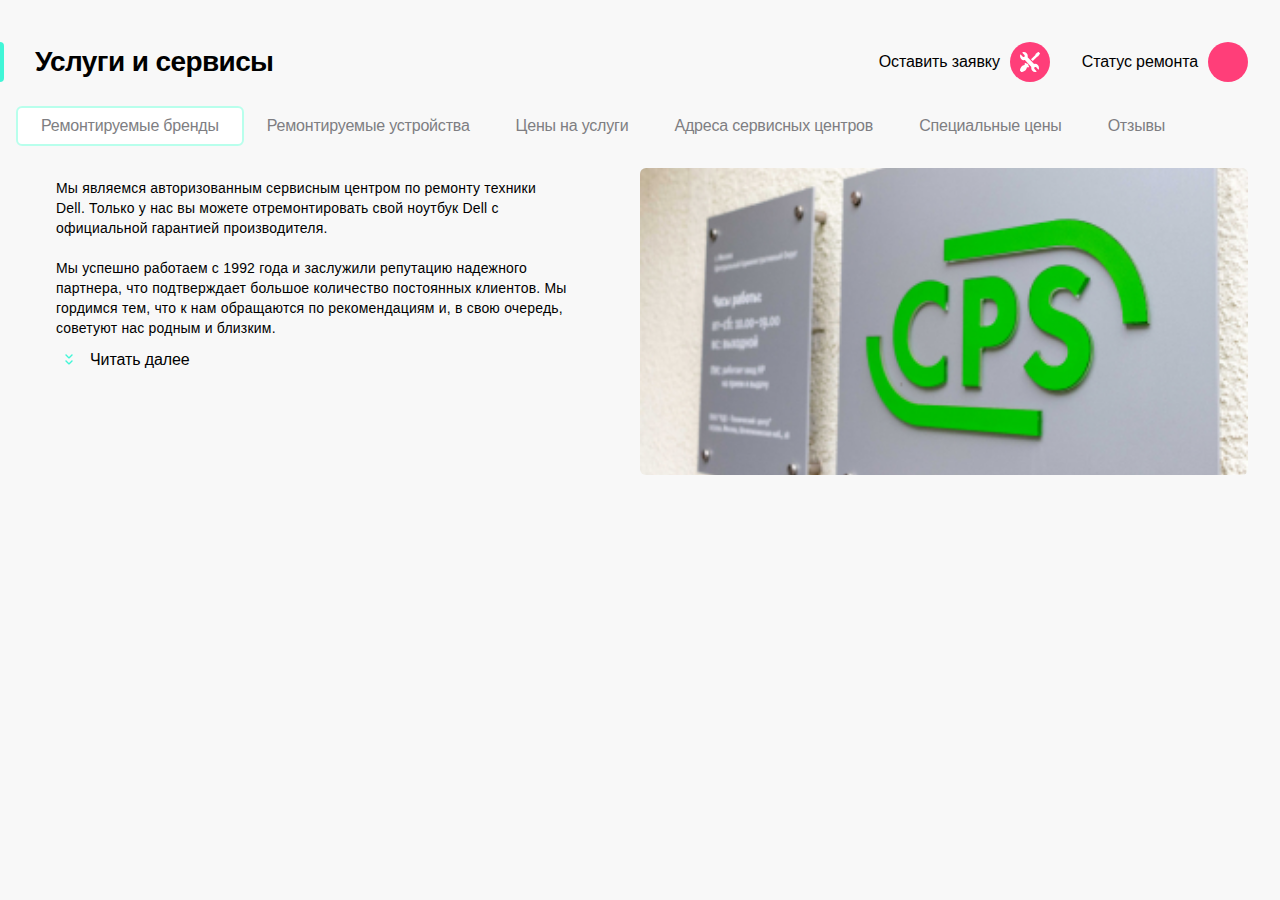
<file: index.html>
<!DOCTYPE html>
<html lang="ru">
<head>
    <meta charset="UTF-8">
    <meta name="viewport" content="width=device-width, initial-scale=1, maximum-scale=1, user-scalable=0"/>
    <link rel="stylesheet" href="./css/style.css">
    <title>Услуги и сервисы</title>
</head>

<body class="page">
<header class="header page__header">
    <nav class="header__left-side">
        <ul class="buttons buttons--header">
            <li class="buttons__item buttons__item--header">
                <button type="button" class="button__area nav__button nav__button--header">
                </button>
            </li>
            <li class="separator header__separator header__elem--hidden--mob"
                aria-hidden="true">
            <li class=" buttons__item buttons__item--header">
                <a href="" title="#" class="logo logo--header">
                    <img src="./images/logo.svg" alt="logo image" class="logo__image logo__image--header">
                </a>
            </li>
        </ul>
    </nav>

    <div class="separator header__separator header__elem header__elem--hidden--tab header__elem--hidden--desk"
         aria-hidden="true"></div>

    <ul class="buttons header__right-side">
        <li class=" buttons__item header__elem header__elem--hidden--mob ">
            <button class=" button__area phone__button phone__button--header" type="button" title="call button">
            </button>
        </li>
        <li class=" buttons__item header__elem header__elem--hidden--mob">
            <button class=" button__area chat__button chat__button--header" type="button" title="chat button">
            </button>
        </li>
        <li class=" buttons__item header__elem header__elem--hidden--mob ">
            <button class="button__area profile__button profile__button--header" type="button" title="profile button">
            </button>
        </li>
        <li class="separator header__separator header__elem header__elem--hidden--mob"
            aria-hidden="true">
        <li>
        <li class=" buttons__item buttons__item--after-separator header__elem ">
            <button class="button__area repair__button repair_button--header" type="button" title="repair button">
            </button>
        </li>
        <li class=" buttons__item header__elem ">
            <button class="button__area check-status check-status_button--header" type="button" title="check status button">
            </button>
        </li>
    </ul>
</header>


<main class="main page__main">
    <div class="main__title-wrapper">
        <h1 class="text-header">
            Услуги и сервисы
        </h1>
        <ul class="main__actions">
            <li class="button buttons__item header__elem">
            <span class="header__text ">
                Оставить заявку
            </span>
                <button class="button__area repair__button" type="button" title="repair button">
                </button>
            </li>
            <li class="button buttons__item header__elem ">
                <span class="header__text">
                    Статус ремонта
                </span>
                <button class="button__area check-status" type="button" title="check status button">
                </button>
            </li>
        </ul>
    </div>
    <section class="menu">
        <ul class="buttons menu__items">
            <li class="button button--main-page button--main-page-active buttons__item">
                <a class="button__link" href="">
                    Ремонтируемые бренды
                </a>
            </li>
            <li class="button button--main-page buttons__item ">
                <a class="button__link" href="">
                    Ремонтируемые устройства
                </a>
            </li>
            <li class="button button--main-page buttons__item ">
                <a class="button__link" href="">
                    Цены на услуги
                </a>
            </li>
            <li class="button button--main-page buttons__item ">
                <a class="button__link" href="">
                    Адреса сервисных центров
                </a>
            </li>
            <li class="button button--main-page buttons__item ">
                <a class="button__link" href="">
                    Специальные цены
                </a>
            </li>
            <li class="button button--main-page buttons__item ">
                <a class="button__link" href="">
                    Отзывы
                </a>
            </li>
        </ul>
    </section>
    <section class="text-main">
        <label for="text-main__read-more-check" class="text-main__read-more-label">
            <input type="checkbox" id="text-main__read-more-check" class="text-main__read-more-check"
                   title="checkReadMore">
            <span class="text-main__read-more-text">Читать далее</span>
            <span class="text-main__text">
                    <p class="text-main__parag">
                        Мы являемся авторизованным сервисным центром по ремонту техники Dell. Только у нас вы можете отремонтировать свой ноутбук Dell с официальной гарантией производителя.
                    </p>
                    <br>
                    <p class="text-main__parag">
                        Мы успешно работаем с 1992 года и заслужили репутацию надежного партнера, что подтверждает большое количество постоянных клиентов. Мы гордимся тем, что к нам обращаются по рекомендациям и, в свою очередь, советуют нас родным и близким.
                    </p>
                </span>
        </label>
        <div class="manage-img text-main__decorate-img">
            <img class="manage-img__img" src="./images/photo.jpg" alt="cps office photo">
        </div>
    </section>
</main>
</body>
</html>
</file>
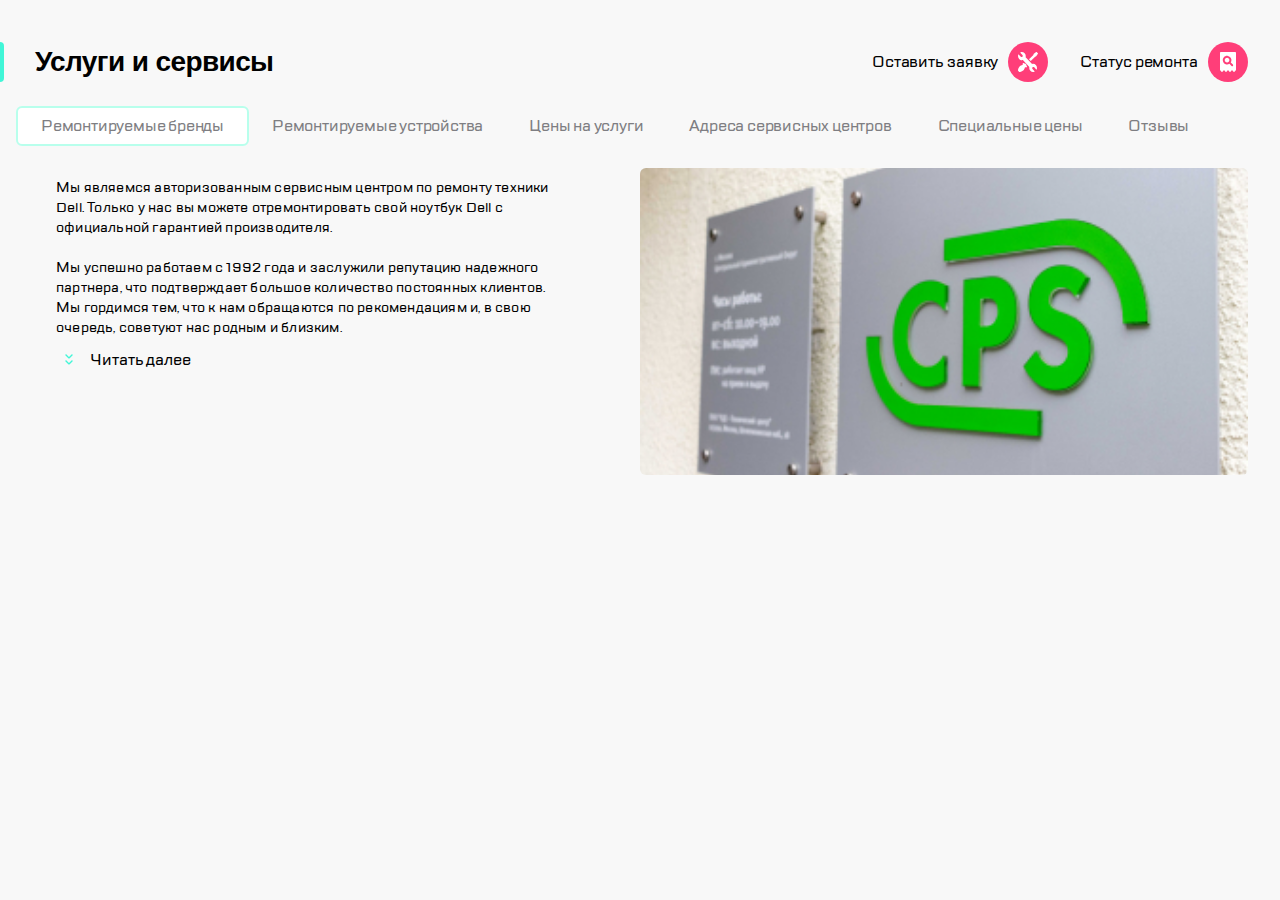
<file: html/main-page.html>
<!DOCTYPE html>
<html lang="ru">
<head>
    <meta charset="UTF-8">
    <meta name="viewport" content="width=device-width, initial-scale=1, maximum-scale=1, user-scalable=0"/>
    <link rel="stylesheet" href="../css/main-page.css">
    <title>Услуги и сервисы</title>
</head>

<body class="page">
<header class="header page__header">
    <nav class="header__left-side">
        <ul class="buttons buttons--header">
            <li class="buttons__item buttons__item--header">
                <button type="button" class="button__area nav__button nav__button--header">
                </button>
            </li>
            <li class="separator header__separator header__elem--hidden--mob"
                aria-hidden="true">
            <li class=" buttons__item buttons__item--header">
                <a href="" title="#" class="logo logo--header">
                    <img src="../images/logo.svg" alt="logo image" class="logo__image logo__image--header">
                </a>
            </li>
        </ul>
    </nav>

    <div class="separator header__separator header__elem header__elem--hidden--tab header__elem--hidden--desk"
         aria-hidden="true"></div>

    <ul class="buttons header__right-side">
        <li class=" buttons__item header__elem header__elem--hidden--mob ">
            <button class=" button__area phone__button phone__button--header" type="button" title="call button">
            </button>
        </li>
        <li class=" buttons__item header__elem header__elem--hidden--mob">
            <button class=" button__area chat__button chat__button--header" type="button" title="chat button">
            </button>
        </li>
        <li class=" buttons__item header__elem header__elem--hidden--mob ">
            <button class="button__area profile__button profile__button--header" type="button" title="profile button">
            </button>
        </li>
        <li class="separator header__separator header__elem header__elem--hidden--mob"
            aria-hidden="true">
        <li>
        <li class=" buttons__item buttons__item--after-separator header__elem ">
            <button class="button__area repair__button repair_button--header" type="button" title="repair button">
            </button>
        </li>
        <li class=" buttons__item header__elem ">
            <button class="button__area check-status check-status_button--header" type="button" title="check status button">
            </button>
        </li>
    </ul>
</header>


<main class="main page__main">
    <div class="main__title-wrapper">
        <h1 class="text-header">
            Услуги и сервисы
        </h1>
        <ul class="main__actions">
            <li class="button buttons__item header__elem">
            <span class="header__text ">
                Оставить заявку
            </span>
                <button class="button__area repair__button" type="button" title="repair button">
                </button>
            </li>
            <li class="button buttons__item header__elem ">
                <span class="header__text">
                    Статус ремонта
                </span>
                <button class="button__area check-status" type="button" title="check status button">
                </button>
            </li>
        </ul>
    </div>
    <section class="menu">
        <ul class="buttons menu__items">
            <li class="button button--main-page button--main-page-active buttons__item">
                <a class="button__link" href="">
                    Ремонтируемые бренды
                </a>
            </li>
            <li class="button button--main-page buttons__item ">
                <a class="button__link" href="">
                    Ремонтируемые устройства
                </a>
            </li>
            <li class="button button--main-page buttons__item ">
                <a class="button__link" href="">
                    Цены на услуги
                </a>
            </li>
            <li class="button button--main-page buttons__item ">
                <a class="button__link" href="">
                    Адреса сервисных центров
                </a>
            </li>
            <li class="button button--main-page buttons__item ">
                <a class="button__link" href="">
                    Специальные цены
                </a>
            </li>
            <li class="button button--main-page buttons__item ">
                <a class="button__link" href="">
                    Отзывы
                </a>
            </li>
        </ul>
    </section>
    <section class="text-main">
        <label for="text-main__read-more-check" class="text-main__read-more-label">
            <input type="checkbox" id="text-main__read-more-check" class="text-main__read-more-check"
                   title="checkReadMore">
            <span class="text-main__read-more-text">Читать далее</span>
            <span class="text-main__text">
                    <p class="text-main__parag">
                        Мы являемся авторизованным сервисным центром по ремонту техники Dell. Только у нас вы можете отремонтировать свой ноутбук Dell с официальной гарантией производителя.
                    </p>
                    <br>
                    <p class="text-main__parag">
                        Мы успешно работаем с 1992 года и заслужили репутацию надежного партнера, что подтверждает большое количество постоянных клиентов. Мы гордимся тем, что к нам обращаются по рекомендациям и, в свою очередь, советуют нас родным и близким.
                    </p>
                </span>
        </label>
        <div class="manage-img text-main__decorate-img">
            <img class="manage-img__img" src="../images/photo.jpg" alt="cps office photo">
        </div>
    </section>
</main>
</body>
</html>
</file>
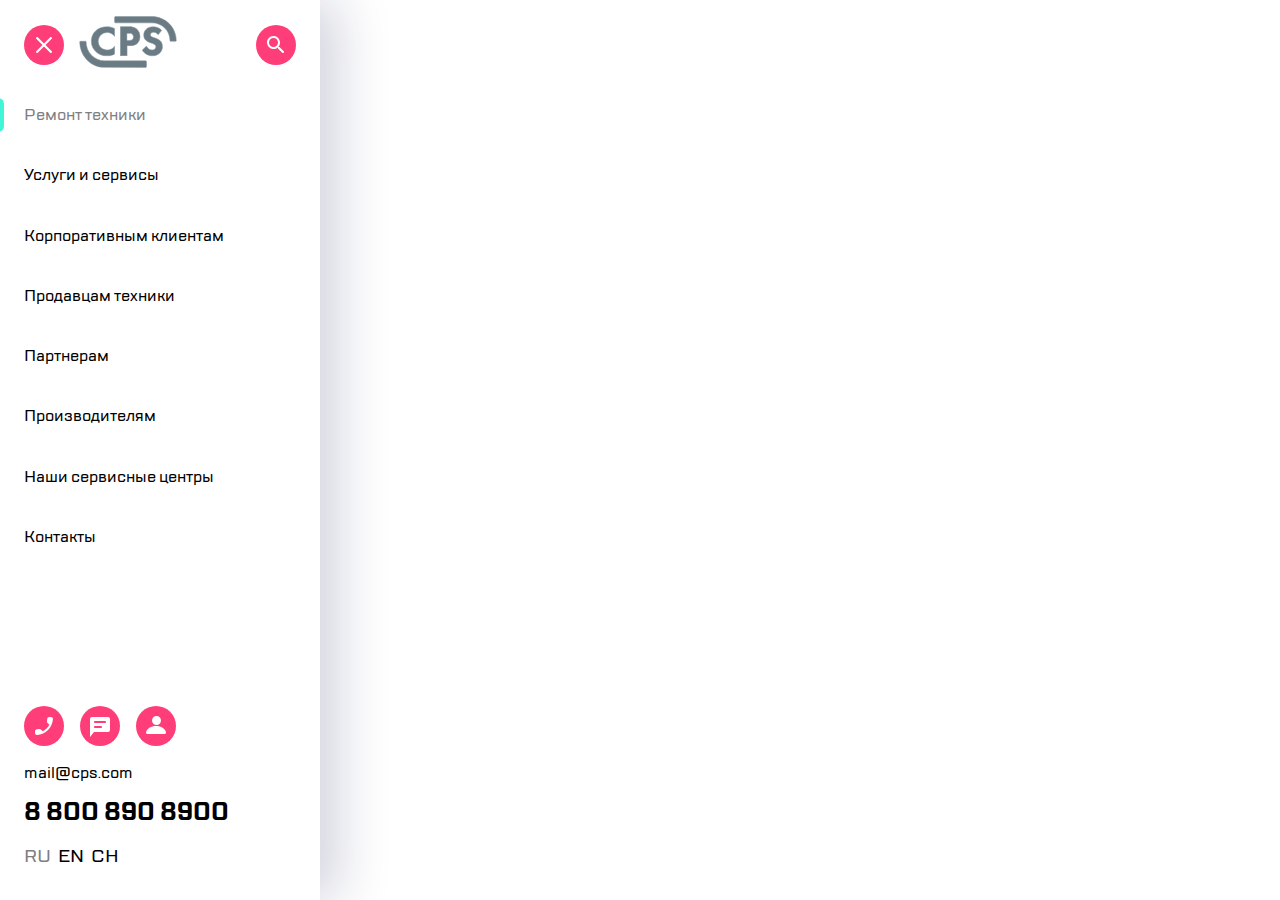
<file: html/sidebar.html>
<!DOCTYPE html>
<html lang="en">
<head>
    <meta charset="UTF-8">
    <meta name="viewport" content="width=device-width, initial-scale=1.0">
  <link rel="stylesheet" href="../css/sidebar.css">
    <title>1.4</title>
</head>
<body>
<div class="sidebar">
  <div class="sidebar-container">

    <div class="sidebar-header ">
      <button class="button sidebar-header__button--close">
        <svg width="40" height="40" viewBox="0 0 40 40" fill="none" xmlns="http://www.w3.org/2000/svg">
          <rect width="40" height="40" rx="20" fill="#FF3E79" />
          <path fill-rule="evenodd" clip-rule="evenodd"
                d="M13.7935 12.2571C13.403 11.8666 12.7698 11.8666 12.3793 12.2571L12.2571 12.3793C11.8666 12.7698 11.8666 13.403 12.2571 13.7935L18.4636 20L12.2571 26.2065C11.8666 26.597 11.8666 27.2302 12.2571 27.6207L12.3793 27.7429C12.7698 28.1334 13.403 28.1334 13.7935 27.7429L20 21.5364L26.2065 27.7429C26.597 28.1334 27.2302 28.1334 27.6207 27.7429L27.7429 27.6207C28.1334 27.2302 28.1334 26.597 27.7429 26.2065L21.5364 20L27.7429 13.7935C28.1334 13.403 28.1334 12.7698 27.7429 12.3793L27.6207 12.2571C27.2302 11.8666 26.597 11.8666 26.2065 12.2571L20 18.4636L13.7935 12.2571Z"
                fill="white" />
        </svg>
      </button>

      <div class="sidebar-header__logo">
        <a href="" title="#">
          <img src="../images/logo.svg" alt="logo image">
        </a>
      </div>

      <button class="button sidebar-header__button--search">
        <svg width="40" height="40" viewBox="0 0 40 40" fill="none" xmlns="http://www.w3.org/2000/svg">
          <rect width="40" height="40" rx="20" fill="#FF3E79" />
          <path fill-rule="evenodd" clip-rule="evenodd"
                d="M23.5006 22.0006H22.7106L22.4306 21.7306C23.6306 20.3306 24.2506 18.4206 23.9106 16.3906C23.4406 13.6106 21.1206 11.3906 18.3206 11.0506C14.0906 10.5306 10.5306 14.0906 11.0506 18.3206C11.3906 21.1206 13.6106 23.4406 16.3906 23.9106C18.4206 24.2506 20.3306 23.6306 21.7306 22.4306L22.0006 22.7106V23.5006L26.2606 27.7506C26.6706 28.1606 27.3306 28.1606 27.7406 27.7506L27.7506 27.7406C28.1606 27.3306 28.1606 26.6706 27.7506 26.2606L23.5006 22.0006ZM17.5006 22.0006C15.0106 22.0006 13.0006 19.9906 13.0006 17.5006C13.0006 15.0106 15.0106 13.0006 17.5006 13.0006C19.9906 13.0006 22.0006 15.0106 22.0006 17.5006C22.0006 19.9906 19.9906 22.0006 17.5006 22.0006Z"
                fill="white" />
        </svg>
      </button>
    </div>
    <div class="sidebar-services">
      <button class="text-button sidebar-services__service sidebar-services__service--active" disabled>Ремонт техники</button>
      <button class="text-button sidebar-services__service">Услуги и сервисы</button>
      <button class="text-button sidebar-services__service">Корпоративным клиентам</button>
      <button class="text-button sidebar-services__service">Продавцам техники</button>
      <button class="text-button sidebar-services__service">Партнерам</button>
      <button class="text-button sidebar-services__service">Производителям</button>
      <button class="text-button sidebar-services__service">Наши сервисные центры</button>
      <button class="text-button sidebar-services__service">Контакты</button>
    </div>

    <div class="sidebar__footer sidebar-footer">
      <div class="sidebar-footer__buttons footer-buttons">
        <button class="button footer-buttons__button">
          <svg width="40" height="40" viewBox="0 0 40 40" fill="none" xmlns="http://www.w3.org/2000/svg">
            <rect width="40" height="40" rx="20" fill="#FF3E79" />
            <path fill-rule="evenodd" clip-rule="evenodd"
                  d="M12.7602 23.25L15.3002 22.96C15.9102 22.89 16.5102 23.1 16.9402 23.53L18.7802 25.37C21.6102 23.93 23.9302 21.62 25.3702 18.78L23.5202 16.93C23.0902 16.5 22.8802 15.9 22.9502 15.29L23.2402 12.77C23.3602 11.76 24.2102 11 25.2302 11H26.9602C28.0902 11 29.0302 11.94 28.9602 13.07C28.4302 21.61 21.6002 28.43 13.0702 28.96C11.9402 29.03 11.0002 28.09 11.0002 26.96V25.23C10.9902 24.22 11.7502 23.37 12.7602 23.25Z"
                  fill="white" />
          </svg>
        </button>

        <button class="button footer-buttons__button">
          <svg width="40" height="40" viewBox="0 0 40 40" fill="none" xmlns="http://www.w3.org/2000/svg">
            <rect width="40" height="40" rx="20" fill="#FF3E79" />
            <path fill-rule="evenodd" clip-rule="evenodd"
                  d="M28 11H12C10.9 11 10.01 11.9 10.01 13L10 31L14 26H28C29.1 26 30 25.1 30 24V13C30 11.9 29.1 11 28 11ZM21 22H15C14.45 22 14 21.55 14 21C14 20.45 14.45 20 15 20H21C21.55 20 22 20.45 22 21C22 21.55 21.55 22 21 22ZM25 17H15C14.45 17 14 16.55 14 16C14 15.45 14.45 15 15 15H25C25.55 15 26 15.45 26 16C26 16.55 25.55 17 25 17Z"
                  fill="white" />
            <mask id="mask0_0_2408" style="mask-type:luminance" maskUnits="userSpaceOnUse" x="10" y="11"
                  width="20" height="20">
              <path fill-rule="evenodd" clip-rule="evenodd"
                    d="M28 11H12C10.9 11 10.01 11.9 10.01 13L10 31L14 26H28C29.1 26 30 25.1 30 24V13C30 11.9 29.1 11 28 11ZM21 22H15C14.45 22 14 21.55 14 21C14 20.45 14.45 20 15 20H21C21.55 20 22 20.45 22 21C22 21.55 21.55 22 21 22ZM25 17H15C14.45 17 14 16.55 14 16C14 15.45 14.45 15 15 15H25C25.55 15 26 15.45 26 16C26 16.55 25.55 17 25 17Z"
                    fill="white" />
            </mask>
            <g mask="url(#mask0_0_2408)">
            </g>
          </svg>
        </button>

        <button class="button footer-buttons__button">
          <svg width="40" height="40" viewBox="0 0 40 40" fill="none" xmlns="http://www.w3.org/2000/svg">
            <rect width="40" height="40" rx="20" fill="#FF3E79" />
            <path
                    d="M20.5 19C22.9853 19 25 16.9853 25 14.5C25 12.0147 22.9853 10 20.5 10C18.0147 10 16 12.0147 16 14.5C16 16.9853 18.0147 19 20.5 19Z"
                    fill="white" />
            <path
                    d="M10.0166 26.6118C9.88693 27.3412 10.5352 28 11.339 28H28.6604C29.4902 28 30.1125 27.3412 29.9829 26.6118C29.2309 22.4 25.0561 20 19.9997 20C14.9433 20 10.7686 22.4 10.0166 26.6118Z"
                    fill="white" />
          </svg>
        </button>
      </div>

      <a href="mailto:mail@cps.com" class="sidebar-footer__email">mail@cps.com</a>

      <a href="tel:88008908900" class="sidebar-footer__phone">8 800 890 8900</a>

      <div class="sidebar-footer__languages footer-languages">
        <button class="language-button footer-languages__language footer-languages__language--active" disabled>RU</button>
        <button class="language-button footer-languages__language">EN</button>
        <button class="language-button footer-languages__language">CH</button>
      </div>

    </div>




  </div>
</div>

</body>
</html>
</file>
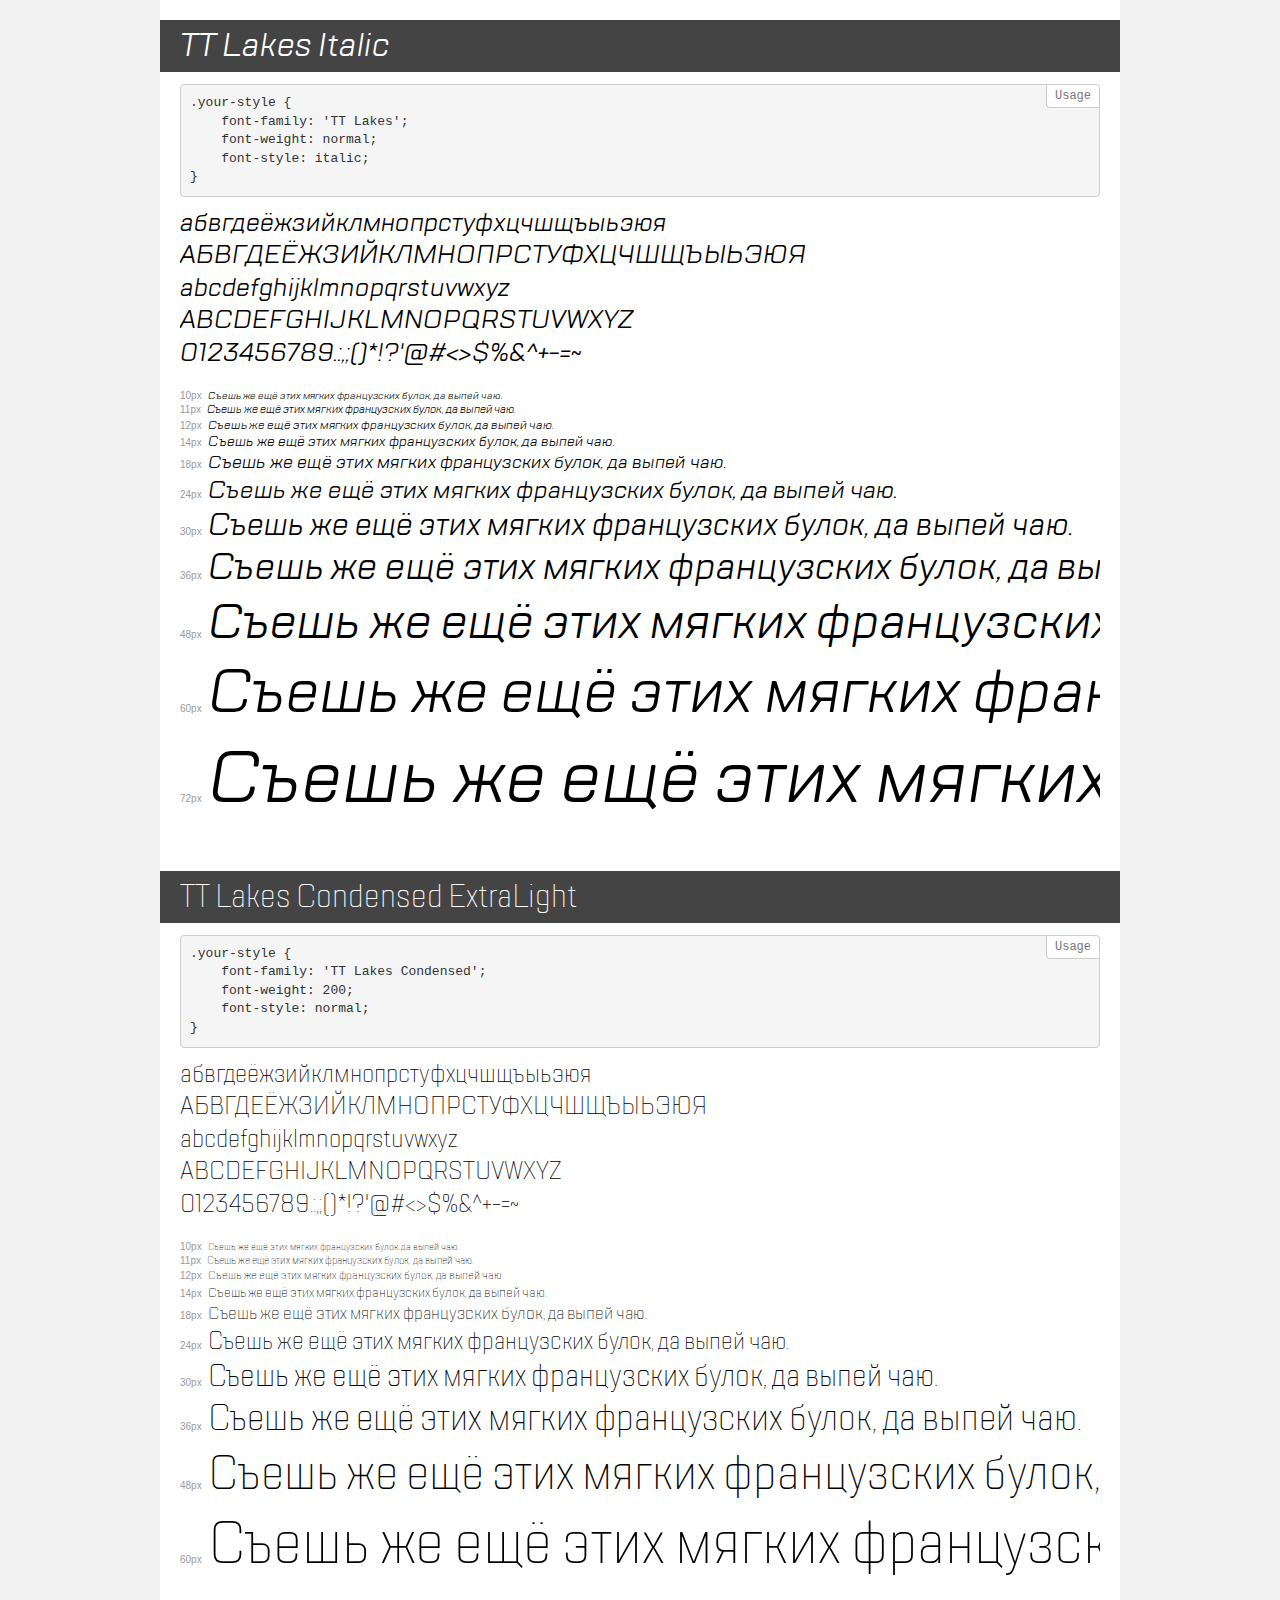
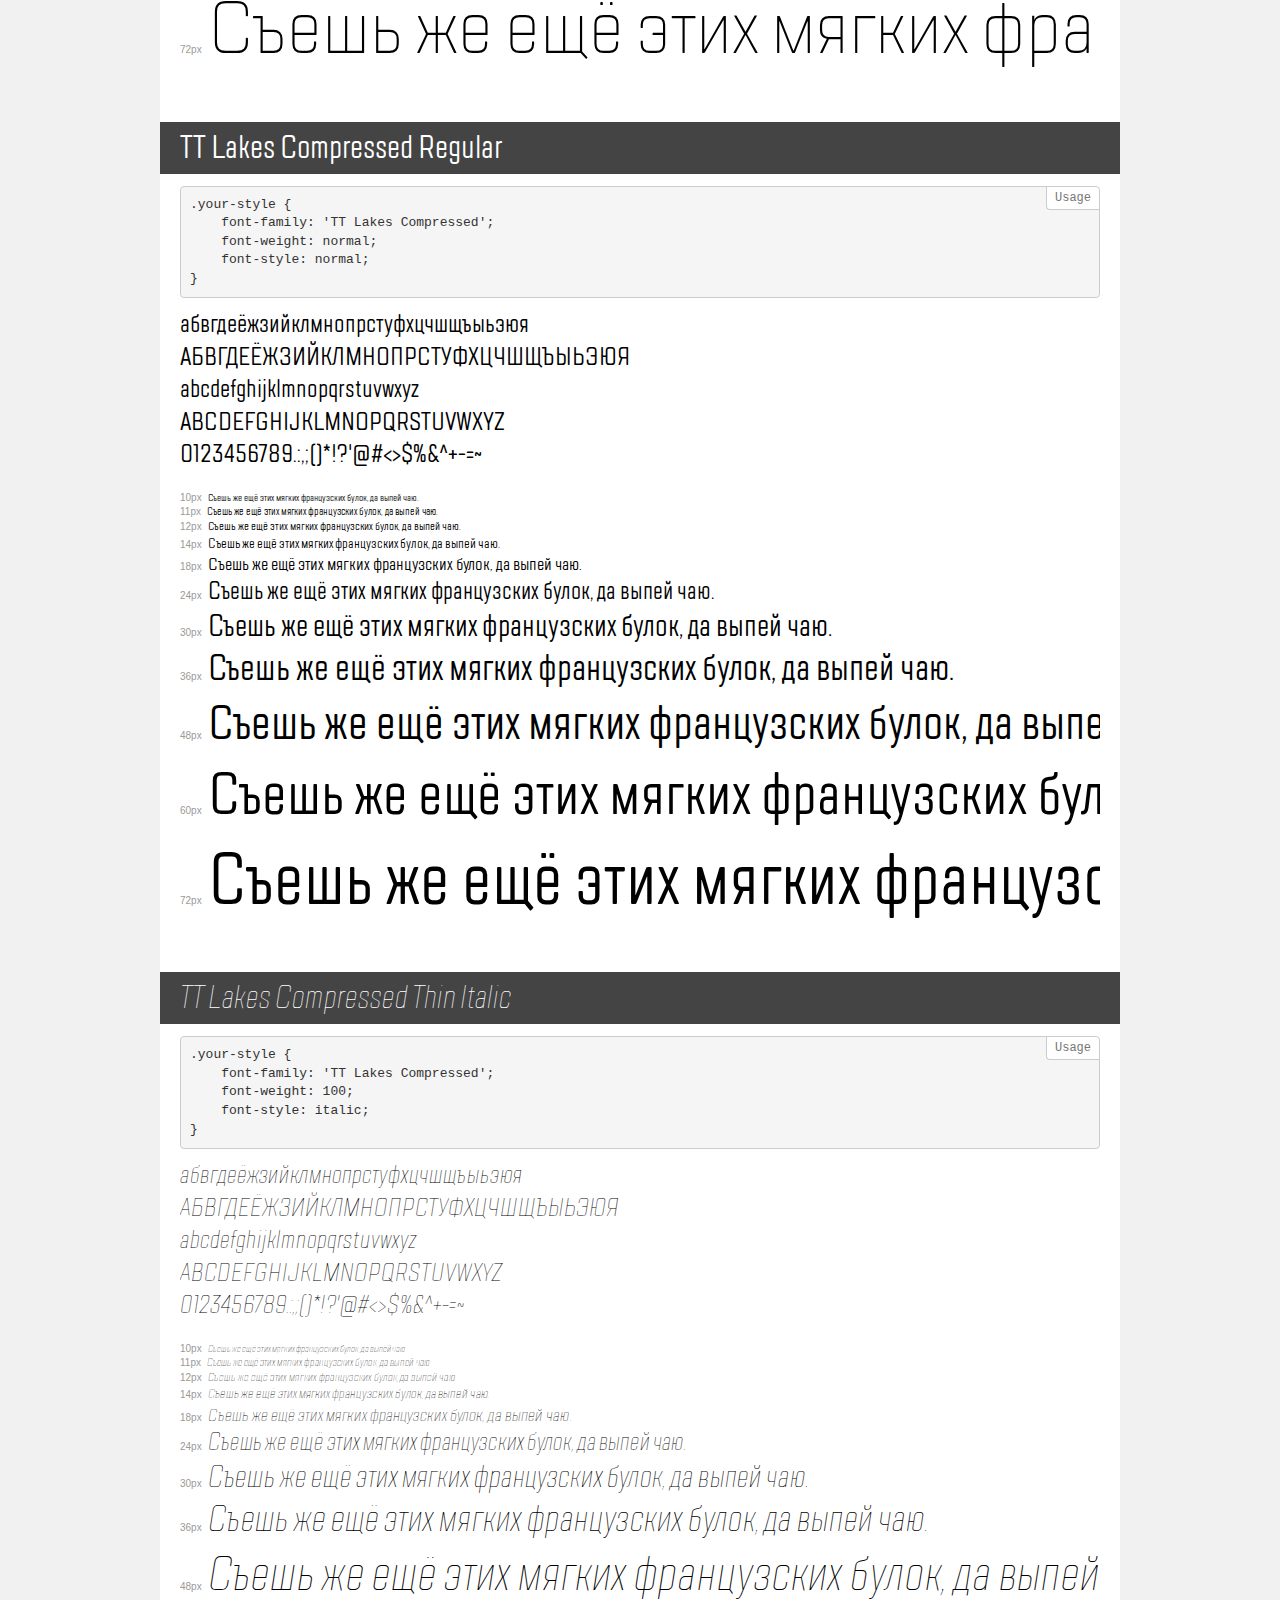
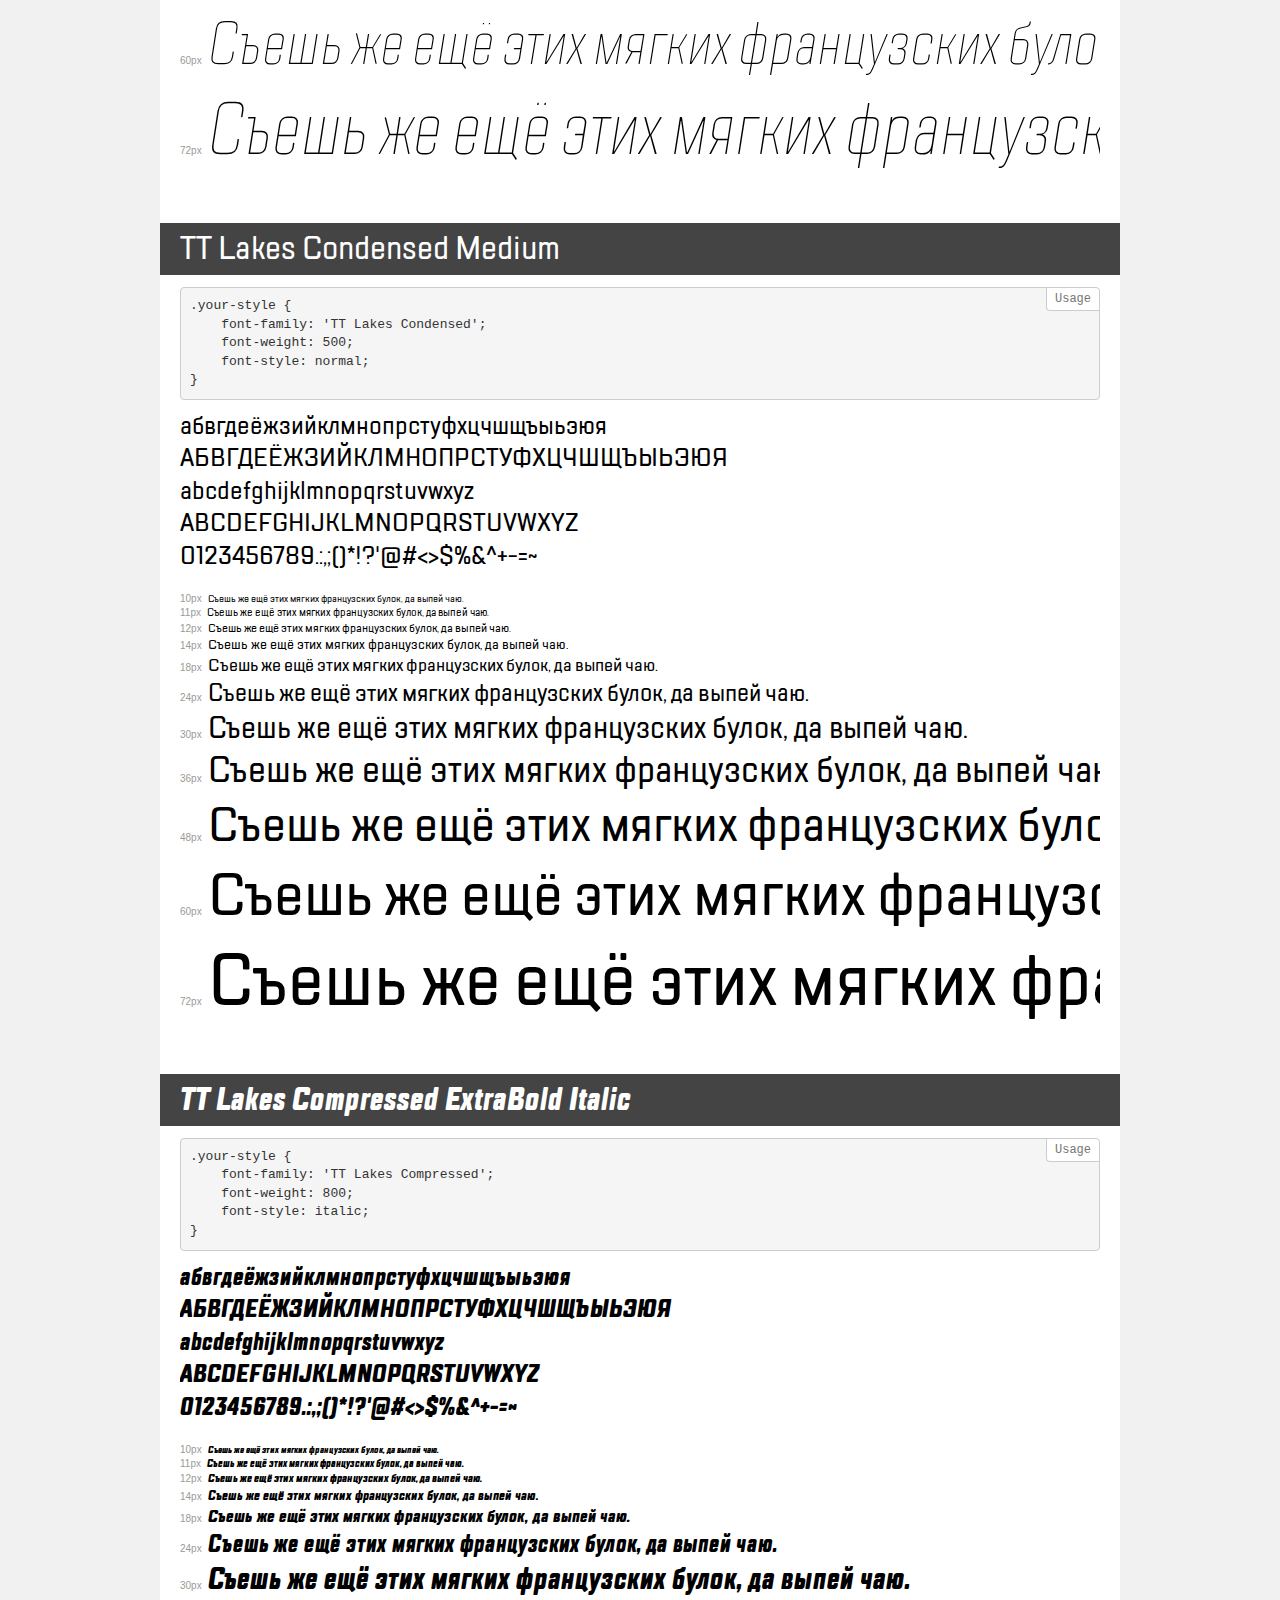
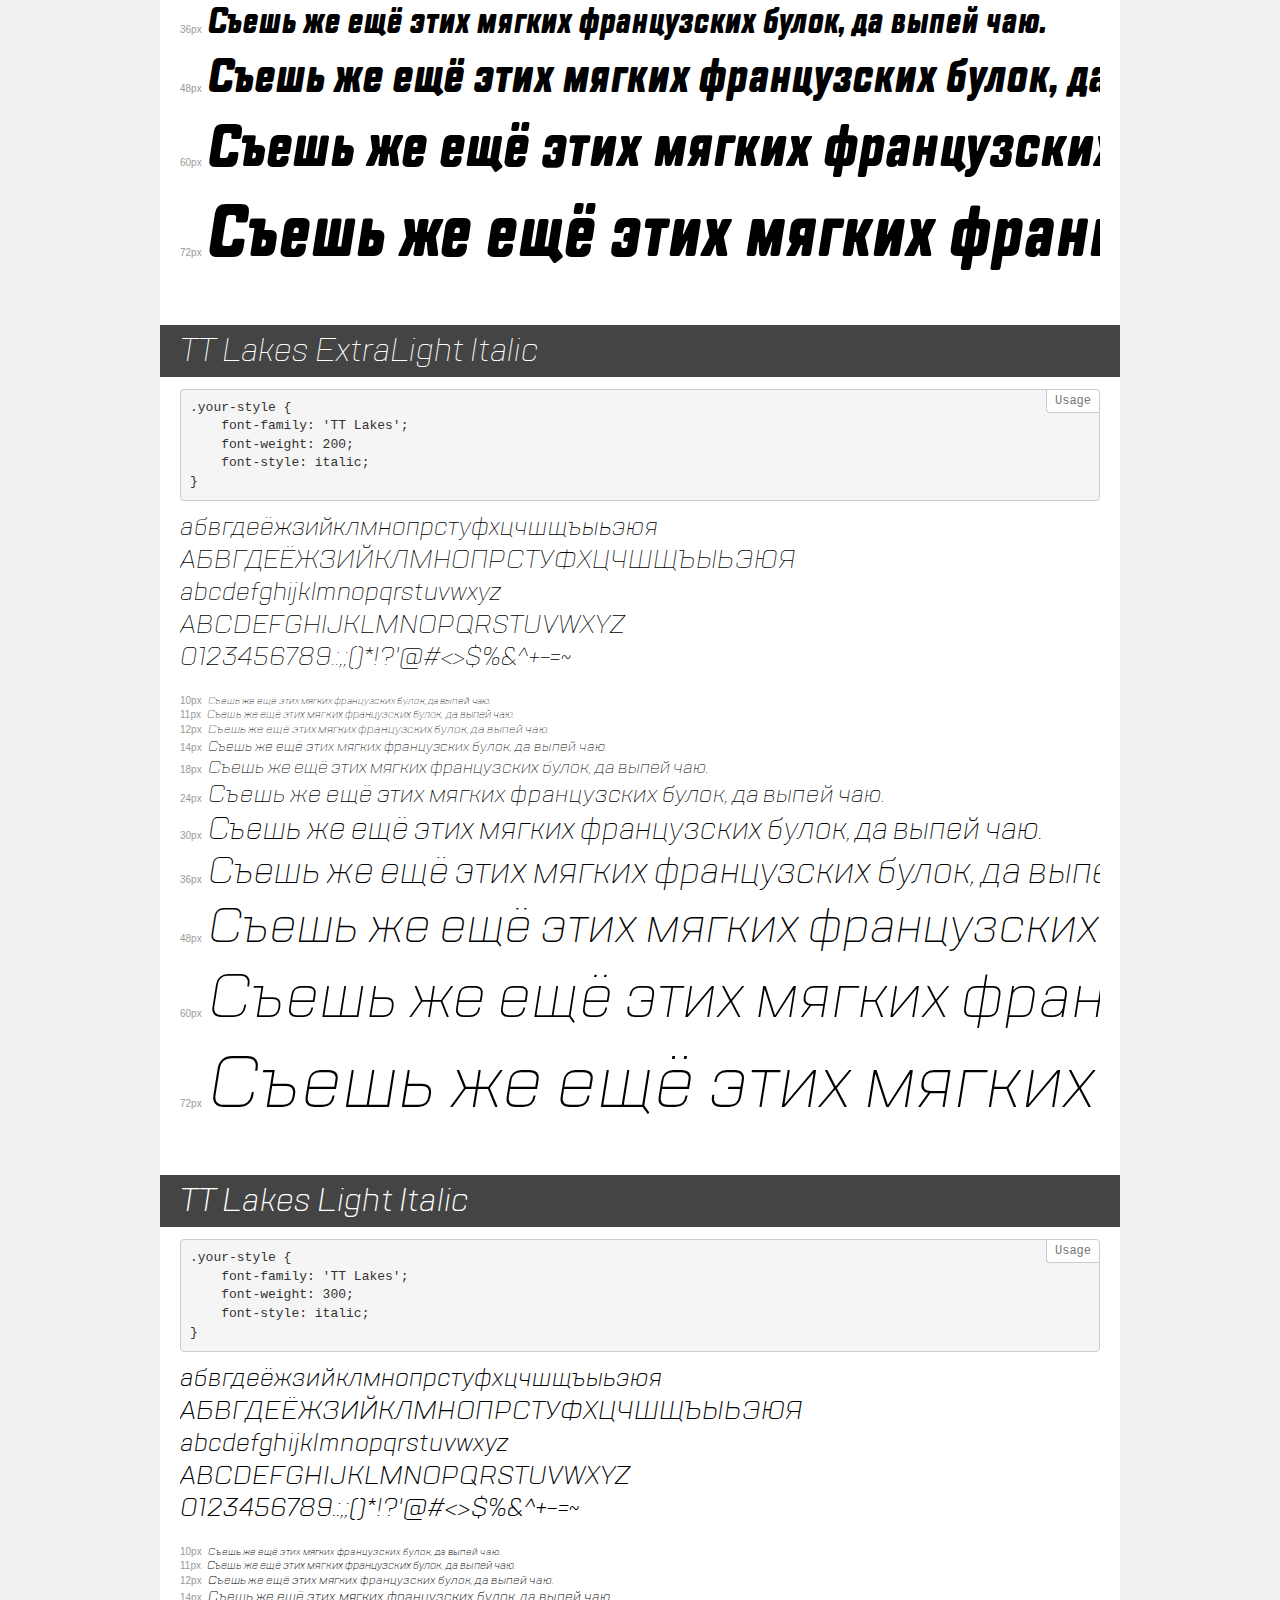
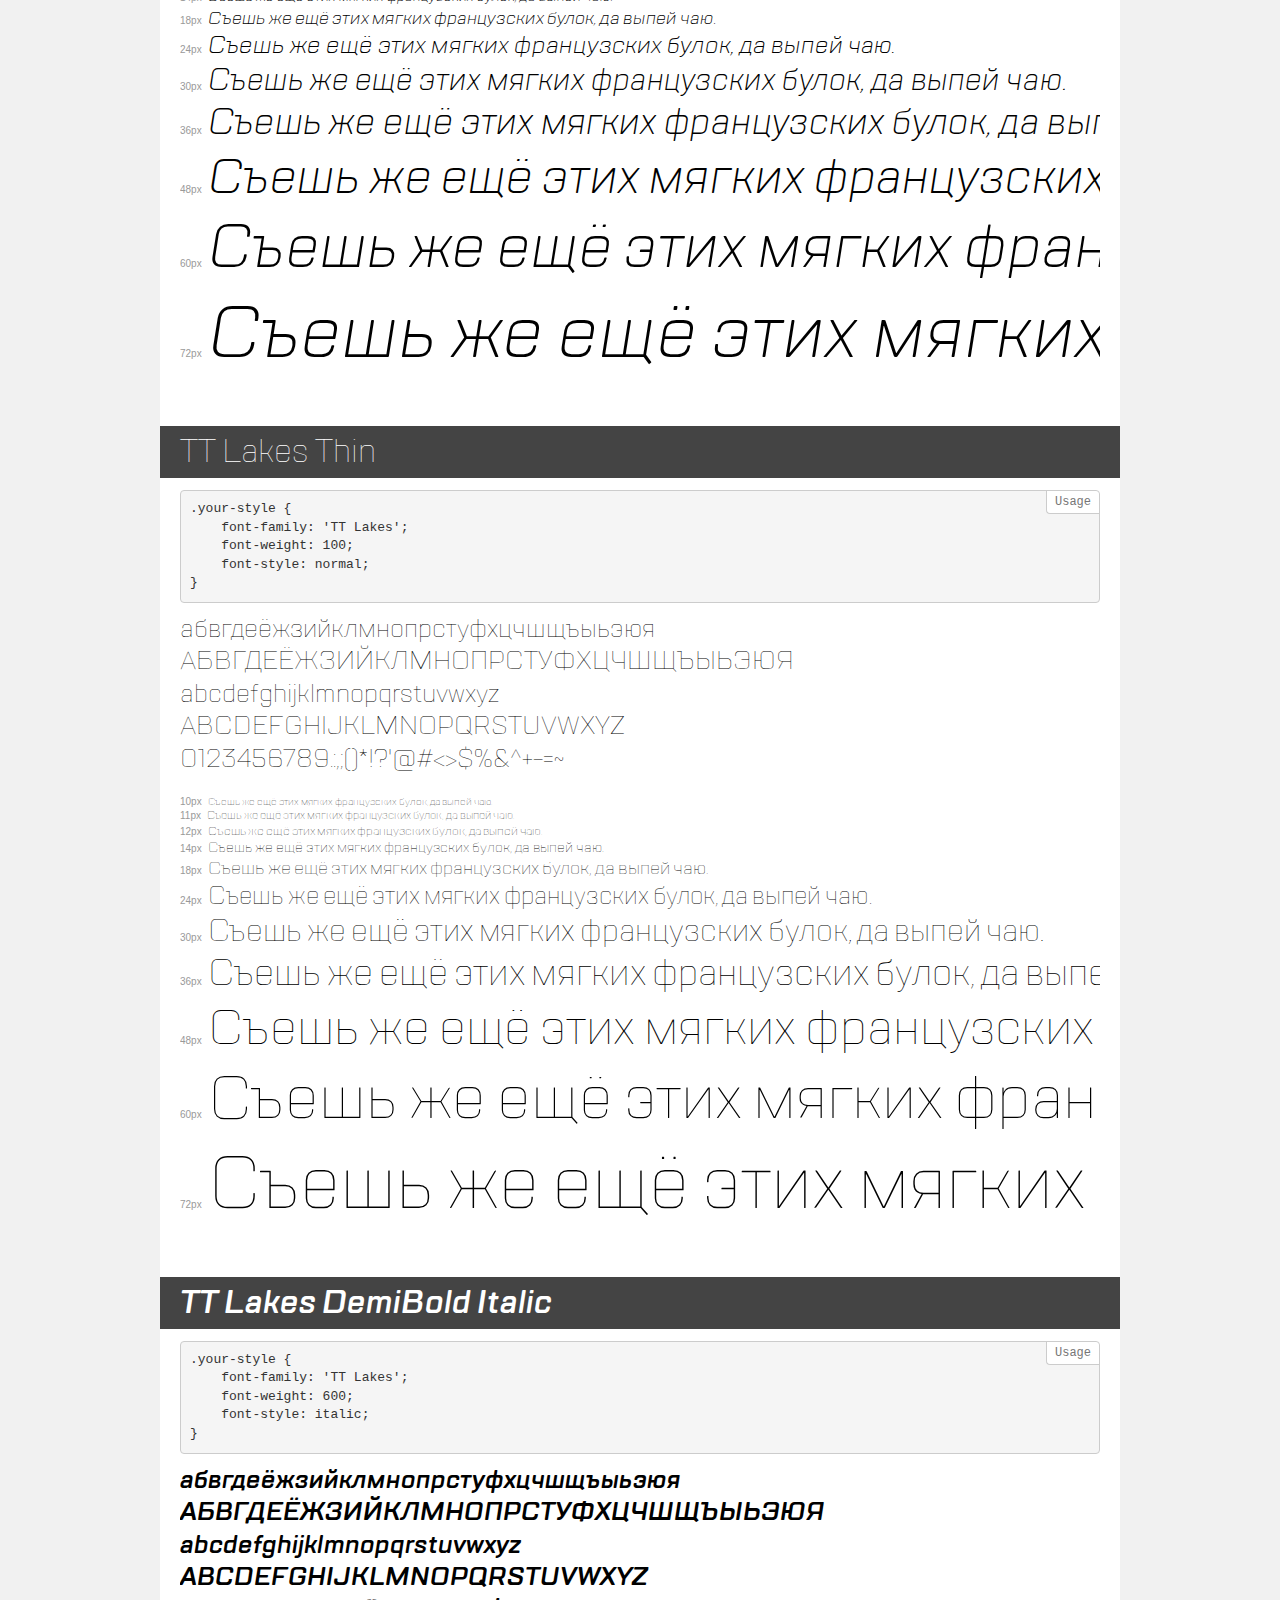
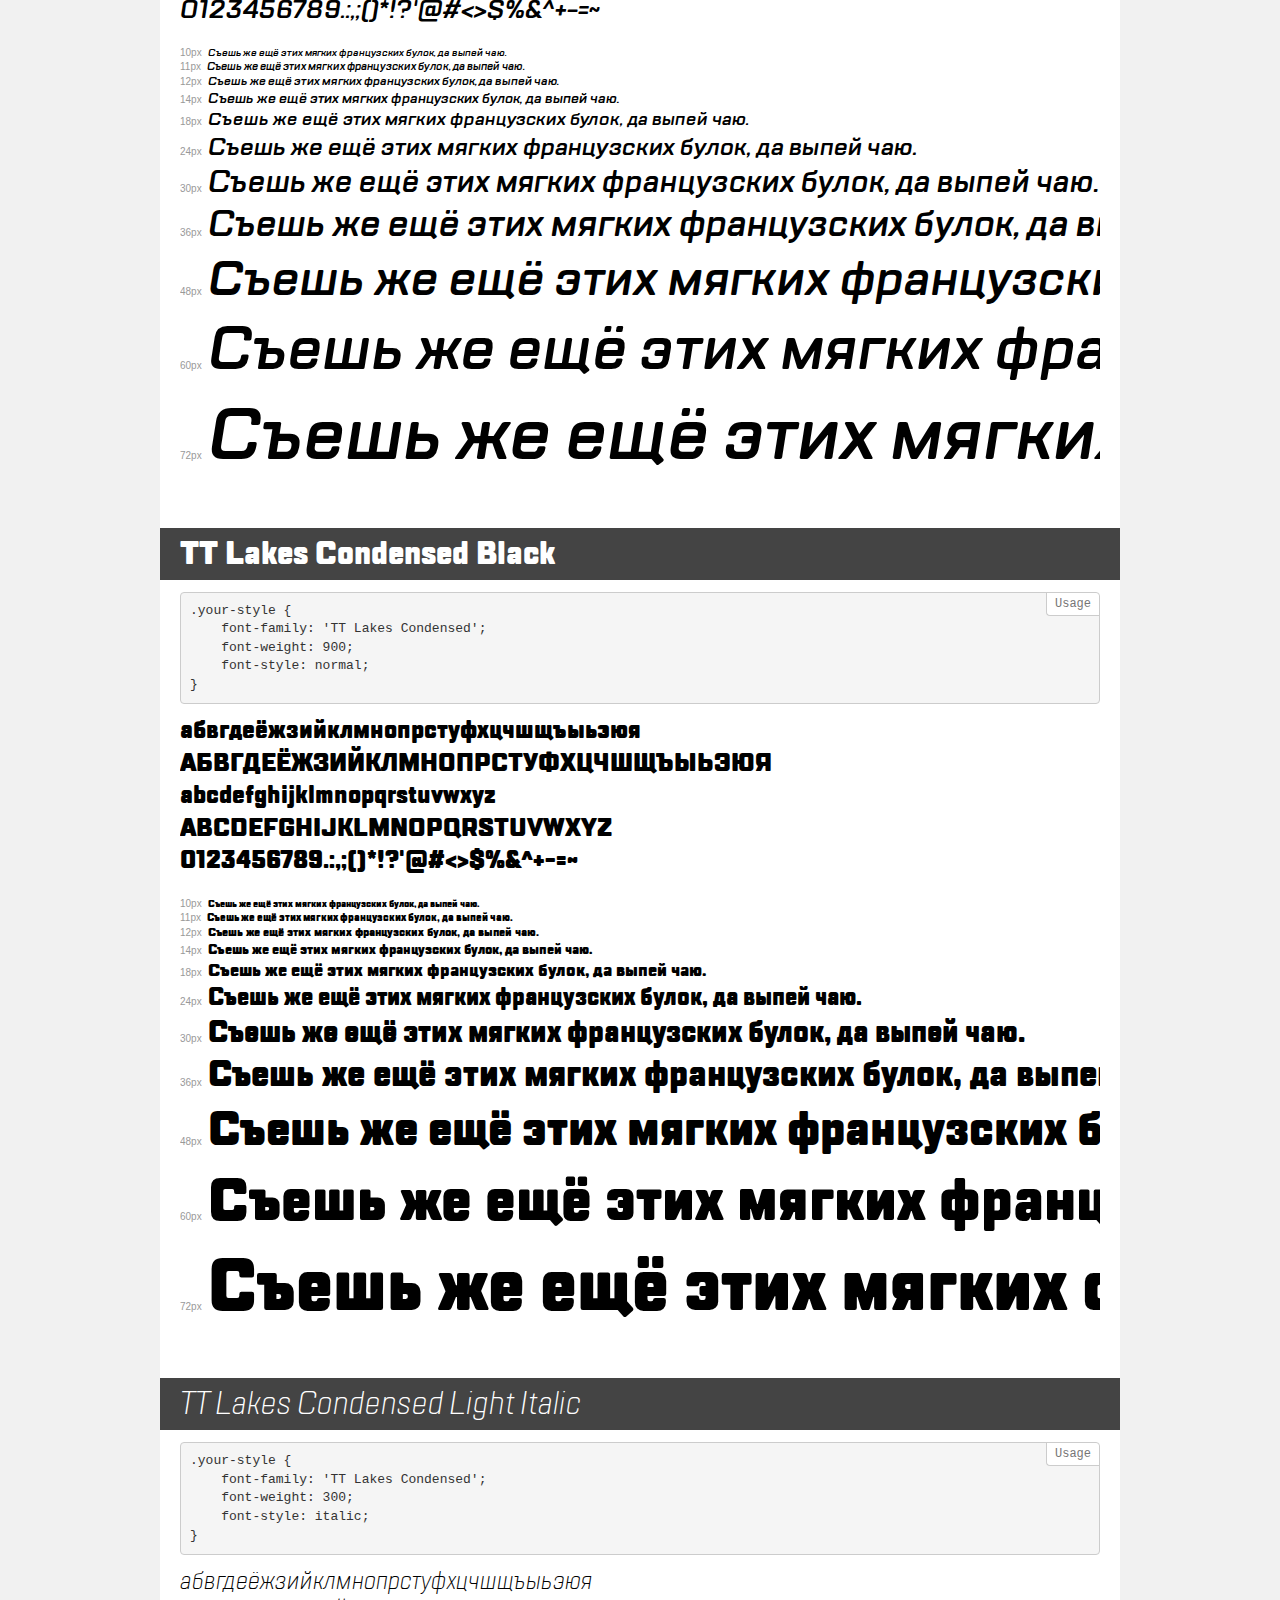
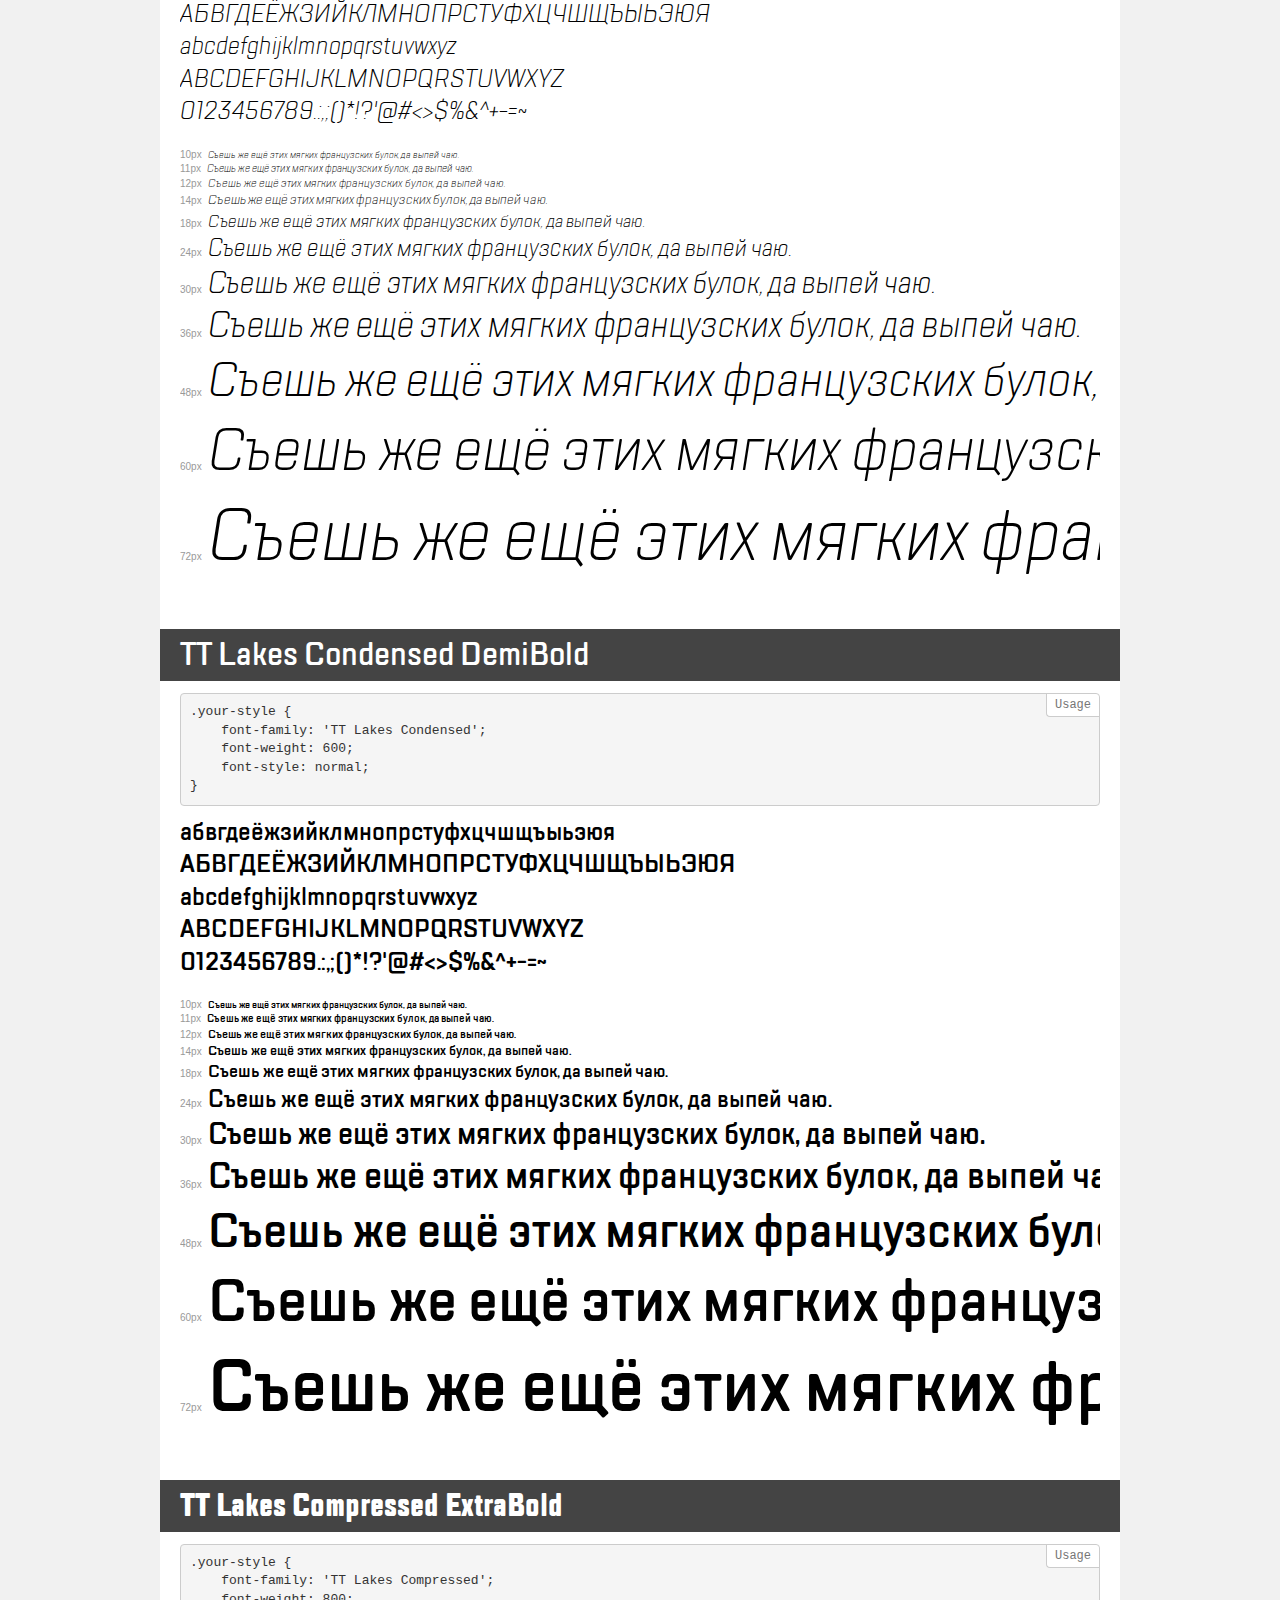
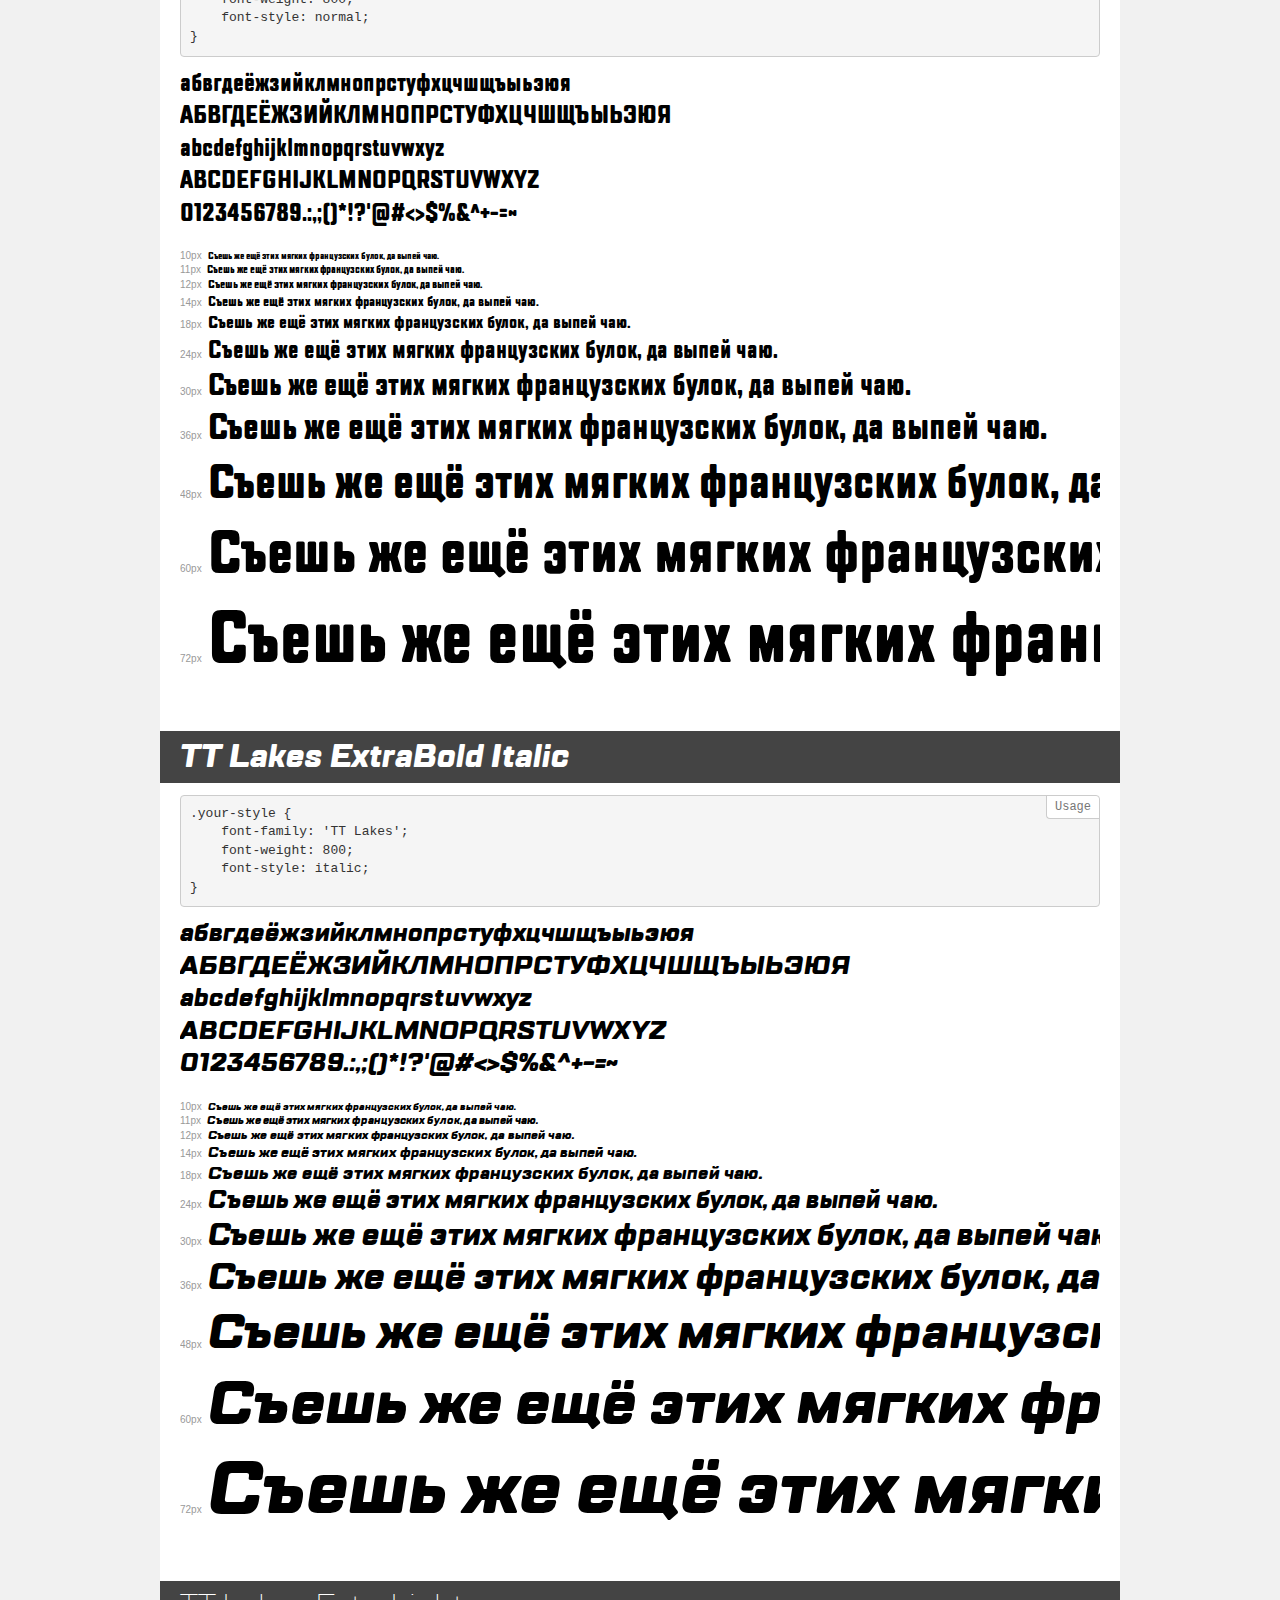
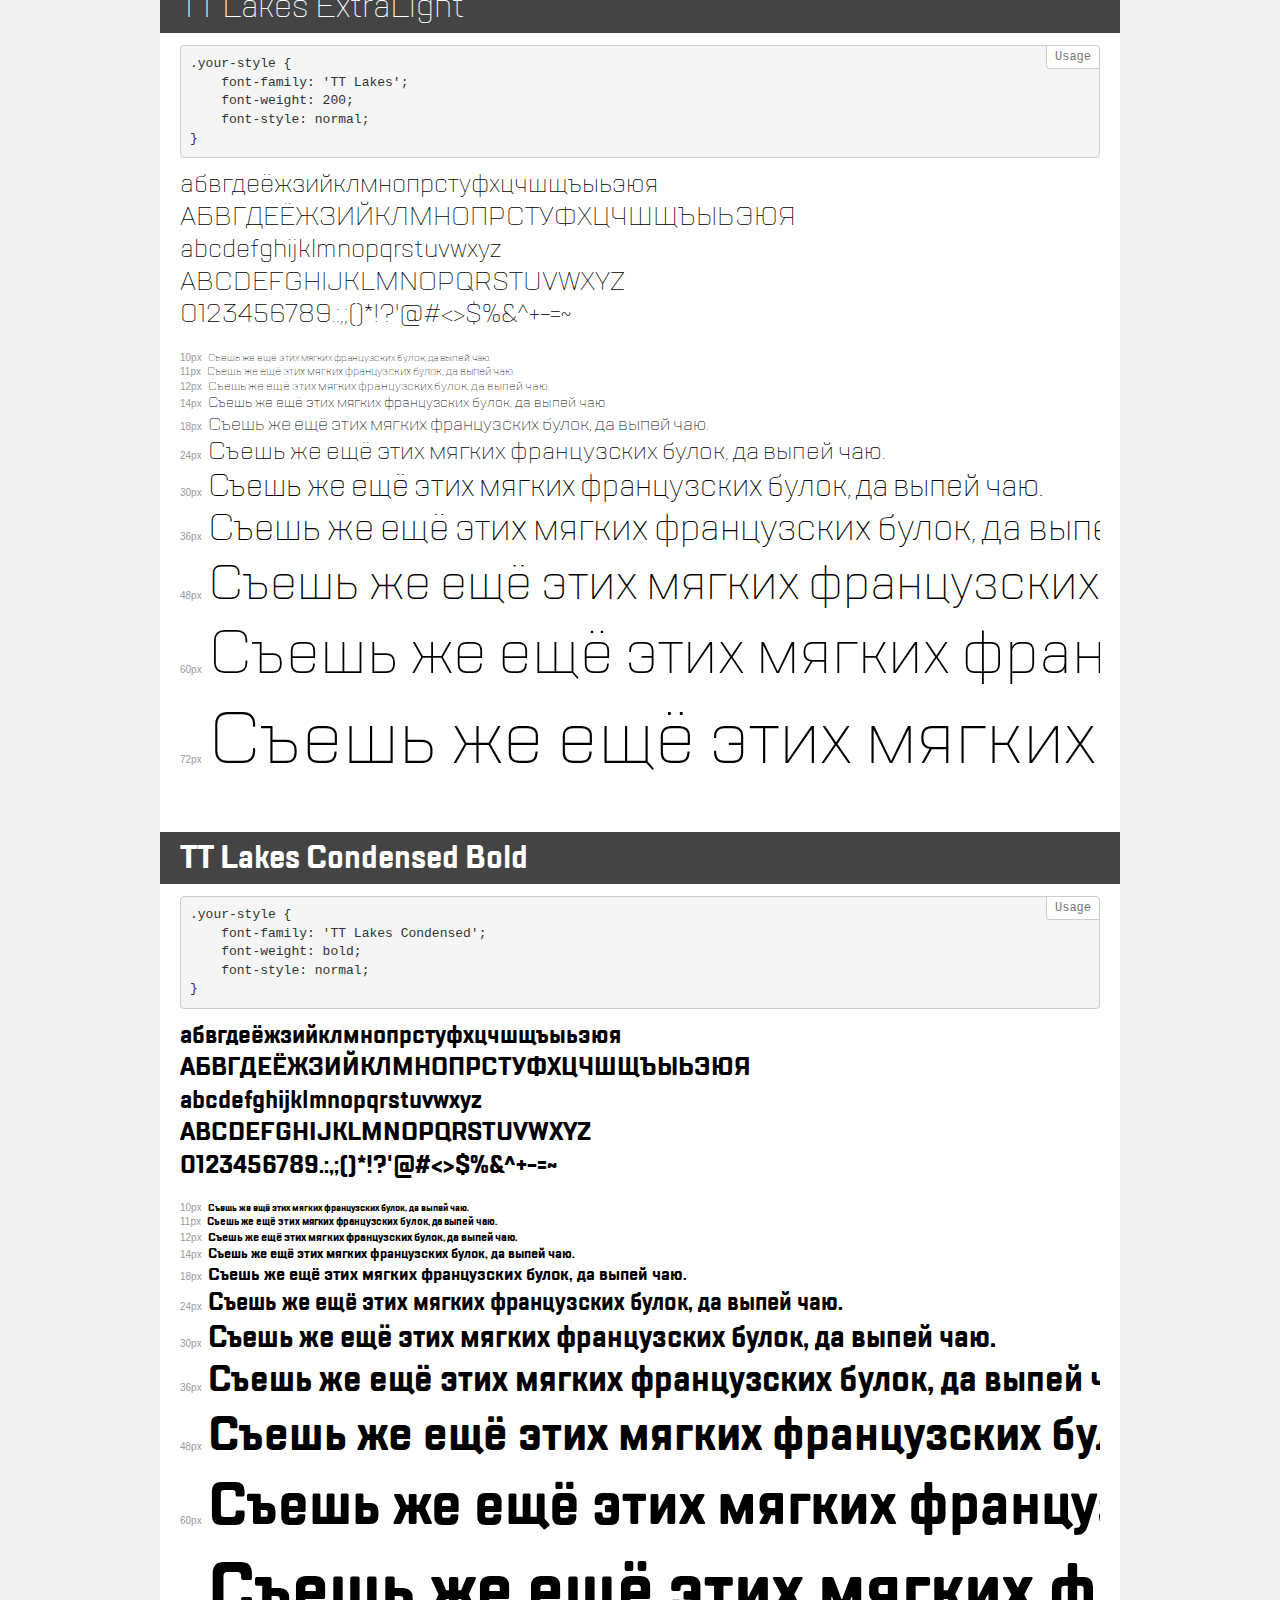
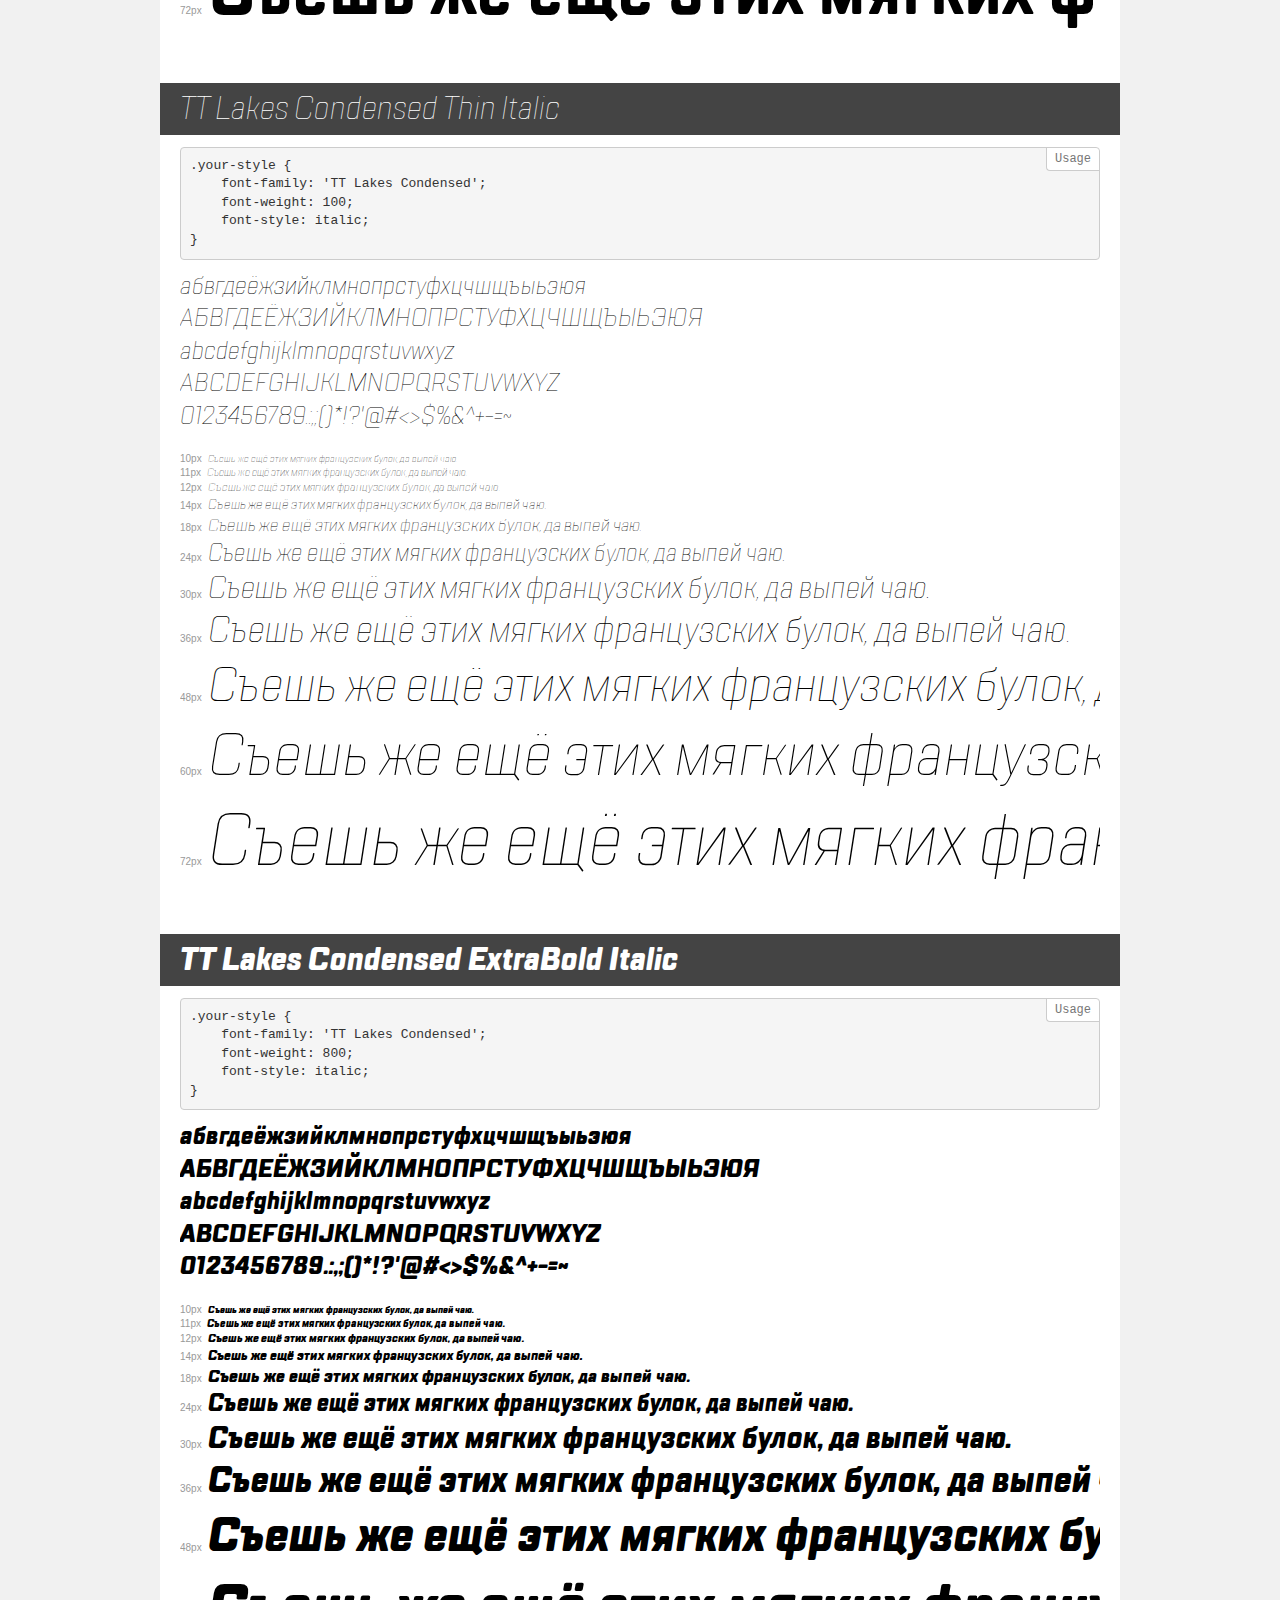
<file: fonts/TTLakes/demo.html>
<!DOCTYPE html>
<html>
<head>
    <meta charset="utf-8">
    <meta http-equiv="X-UA-Compatible" content="IE=edge">
    <meta name="viewport" content="width=device-width, initial-scale=1">
    <meta name="robots" content="noindex, noarchive">
    <meta name="format-detection" content="telephone=no">
    <title>Transfonter demo</title>
    <link href="stylesheet.css" rel="stylesheet">
    <style>
        /*
        http://meyerweb.com/eric/tools/css/reset/
        v2.0 | 20110126
        License: none (public domain)
        */
        html, body, div, span, applet, object, iframe,
        h1, h2, h3, h4, h5, h6, p, blockquote, pre,
        a, abbr, acronym, address, big, cite, code,
        del, dfn, em, img, ins, kbd, q, s, samp,
        small, strike, strong, sub, sup, tt, var,
        b, u, i, center,
        dl, dt, dd, ol, ul, li,
        fieldset, form, label, legend,
        table, caption, tbody, tfoot, thead, tr, th, td,
        article, aside, canvas, details, embed,
        figure, figcaption, footer, header, hgroup,
        menu, nav, output, ruby, section, summary,
        time, mark, audio, video {
            margin: 0;
            padding: 0;
            border: 0;
            font-size: 100%;
            font: inherit;
            vertical-align: baseline;
        }
        /* HTML5 display-role reset for older browsers */
        article, aside, details, figcaption, figure,
        footer, header, hgroup, menu, nav, section {
            display: block;
        }
        body {
            line-height: 1;
        }
        ol, ul {
            list-style: none;
        }
        blockquote, q {
            quotes: none;
        }
        blockquote:before, blockquote:after,
        q:before, q:after {
            content: '';
            content: none;
        }
        table {
            border-collapse: collapse;
            border-spacing: 0;
        }
        /* common styles */
        body {
            background: #f1f1f1;
            color: #000;
        }
        .page {
            background: #fff;
            width: 920px;
            margin: 0 auto;
            padding: 20px 20px 0 20px;
            overflow: hidden;
        }
        .font-container {
            overflow-x: auto;
            overflow-y: hidden;
            margin-bottom: 40px;
            line-height: 1.3;
            white-space: nowrap;
            padding-bottom: 5px;
        }
        h1 {
            position: relative;
            background: #444;
            font-size: 32px;
            color: #fff;
            padding: 10px 20px;
            margin: 0 -20px 12px -20px;
        }
        .letters {
            font-size: 25px;
            margin-bottom: 20px;
        }
        .s10:before {
            content: '10px';
        }
        .s11:before {
            content: '11px';
        }
        .s12:before {
            content: '12px';
        }
        .s14:before {
            content: '14px';
        }
        .s18:before {
            content: '18px';
        }
        .s24:before {
            content: '24px';
        }
        .s30:before {
            content: '30px';
        }
        .s36:before {
            content: '36px';
        }
        .s48:before {
            content: '48px';
        }
        .s60:before {
            content: '60px';
        }
        .s72:before {
            content: '72px';
        }
        .s10:before, .s11:before, .s12:before, .s14:before,
        .s18:before, .s24:before, .s30:before, .s36:before,
        .s48:before, .s60:before, .s72:before {
            font-family: Arial, sans-serif;
            font-size: 10px;
            font-weight: normal;
            font-style: normal;
            color: #999;
            padding-right: 6px;
        }
        pre {
            display: block;
            position: relative;
            padding: 9px;
            margin: 0 0 10px;
            font-family: Monaco, Menlo, Consolas, "Courier New", monospace !important;
            font-size: 13px;
            line-height: 1.428571429;
            color: #333;
            font-weight: normal !important;
            font-style: normal !important;
            background-color: #f5f5f5;
            border: 1px solid #ccc;
            overflow-x: auto;
            border-radius: 4px;
        }
        pre:after {
            display: block;
            position: absolute;
            right: 0;
            top: 0;
            content: 'Usage';
            line-height: 1;
            padding: 5px 8px;
            font-size: 12px;
            color: #767676;
            background-color: #fff;
            border: 1px solid #ccc;
            border-right: none;
            border-top: none;
            border-radius: 0 4px 0 4px;
            z-index: 10;
        }
        /* responsive */
        @media (max-width: 959px) {
            .page {
                width: auto;
                margin: 0;
            }
        }
    </style>
</head>
<body>
<div class="page">
    <div class="demo" style="font-family: 'TT Lakes'; font-weight: normal; font-style: italic;">
        <h1>TT Lakes Italic</h1>
        <pre>.your-style {
    font-family: 'TT Lakes';
    font-weight: normal;
    font-style: italic;
}</pre>
        <div class="font-container">
            <p class="letters">
                абвгдеёжзийклмнопрстуфхцчшщъыьэюя<br>
АБВГДЕЁЖЗИЙКЛМНОПРСТУФХЦЧШЩЪЫЬЭЮЯ<br>
abcdefghijklmnopqrstuvwxyz<br>
ABCDEFGHIJKLMNOPQRSTUVWXYZ<br>
                0123456789.:,;()*!?'@#<>$%&^+-=~
            </p>
            <p class="s10" style="font-size: 10px;">Съешь же ещё этих мягких французских булок, да выпей чаю.</p>
            <p class="s11" style="font-size: 11px;">Съешь же ещё этих мягких французских булок, да выпей чаю.</p>
            <p class="s12" style="font-size: 12px;">Съешь же ещё этих мягких французских булок, да выпей чаю.</p>
            <p class="s14" style="font-size: 14px;">Съешь же ещё этих мягких французских булок, да выпей чаю.</p>
            <p class="s18" style="font-size: 18px;">Съешь же ещё этих мягких французских булок, да выпей чаю.</p>
            <p class="s24" style="font-size: 24px;">Съешь же ещё этих мягких французских булок, да выпей чаю.</p>
            <p class="s30" style="font-size: 30px;">Съешь же ещё этих мягких французских булок, да выпей чаю.</p>
            <p class="s36" style="font-size: 36px;">Съешь же ещё этих мягких французских булок, да выпей чаю.</p>
            <p class="s48" style="font-size: 48px;">Съешь же ещё этих мягких французских булок, да выпей чаю.</p>
            <p class="s60" style="font-size: 60px;">Съешь же ещё этих мягких французских булок, да выпей чаю.</p>
            <p class="s72" style="font-size: 72px;">Съешь же ещё этих мягких французских булок, да выпей чаю.</p>
        </div>
    </div>
    <div class="demo" style="font-family: 'TT Lakes Condensed'; font-weight: 200; font-style: normal;">
        <h1>TT Lakes Condensed ExtraLight</h1>
        <pre>.your-style {
    font-family: 'TT Lakes Condensed';
    font-weight: 200;
    font-style: normal;
}</pre>
        <div class="font-container">
            <p class="letters">
                абвгдеёжзийклмнопрстуфхцчшщъыьэюя<br>
АБВГДЕЁЖЗИЙКЛМНОПРСТУФХЦЧШЩЪЫЬЭЮЯ<br>
abcdefghijklmnopqrstuvwxyz<br>
ABCDEFGHIJKLMNOPQRSTUVWXYZ<br>
                0123456789.:,;()*!?'@#<>$%&^+-=~
            </p>
            <p class="s10" style="font-size: 10px;">Съешь же ещё этих мягких французских булок, да выпей чаю.</p>
            <p class="s11" style="font-size: 11px;">Съешь же ещё этих мягких французских булок, да выпей чаю.</p>
            <p class="s12" style="font-size: 12px;">Съешь же ещё этих мягких французских булок, да выпей чаю.</p>
            <p class="s14" style="font-size: 14px;">Съешь же ещё этих мягких французских булок, да выпей чаю.</p>
            <p class="s18" style="font-size: 18px;">Съешь же ещё этих мягких французских булок, да выпей чаю.</p>
            <p class="s24" style="font-size: 24px;">Съешь же ещё этих мягких французских булок, да выпей чаю.</p>
            <p class="s30" style="font-size: 30px;">Съешь же ещё этих мягких французских булок, да выпей чаю.</p>
            <p class="s36" style="font-size: 36px;">Съешь же ещё этих мягких французских булок, да выпей чаю.</p>
            <p class="s48" style="font-size: 48px;">Съешь же ещё этих мягких французских булок, да выпей чаю.</p>
            <p class="s60" style="font-size: 60px;">Съешь же ещё этих мягких французских булок, да выпей чаю.</p>
            <p class="s72" style="font-size: 72px;">Съешь же ещё этих мягких французских булок, да выпей чаю.</p>
        </div>
    </div>
    <div class="demo" style="font-family: 'TT Lakes Compressed'; font-weight: normal; font-style: normal;">
        <h1>TT Lakes Compressed Regular</h1>
        <pre>.your-style {
    font-family: 'TT Lakes Compressed';
    font-weight: normal;
    font-style: normal;
}</pre>
        <div class="font-container">
            <p class="letters">
                абвгдеёжзийклмнопрстуфхцчшщъыьэюя<br>
АБВГДЕЁЖЗИЙКЛМНОПРСТУФХЦЧШЩЪЫЬЭЮЯ<br>
abcdefghijklmnopqrstuvwxyz<br>
ABCDEFGHIJKLMNOPQRSTUVWXYZ<br>
                0123456789.:,;()*!?'@#<>$%&^+-=~
            </p>
            <p class="s10" style="font-size: 10px;">Съешь же ещё этих мягких французских булок, да выпей чаю.</p>
            <p class="s11" style="font-size: 11px;">Съешь же ещё этих мягких французских булок, да выпей чаю.</p>
            <p class="s12" style="font-size: 12px;">Съешь же ещё этих мягких французских булок, да выпей чаю.</p>
            <p class="s14" style="font-size: 14px;">Съешь же ещё этих мягких французских булок, да выпей чаю.</p>
            <p class="s18" style="font-size: 18px;">Съешь же ещё этих мягких французских булок, да выпей чаю.</p>
            <p class="s24" style="font-size: 24px;">Съешь же ещё этих мягких французских булок, да выпей чаю.</p>
            <p class="s30" style="font-size: 30px;">Съешь же ещё этих мягких французских булок, да выпей чаю.</p>
            <p class="s36" style="font-size: 36px;">Съешь же ещё этих мягких французских булок, да выпей чаю.</p>
            <p class="s48" style="font-size: 48px;">Съешь же ещё этих мягких французских булок, да выпей чаю.</p>
            <p class="s60" style="font-size: 60px;">Съешь же ещё этих мягких французских булок, да выпей чаю.</p>
            <p class="s72" style="font-size: 72px;">Съешь же ещё этих мягких французских булок, да выпей чаю.</p>
        </div>
    </div>
    <div class="demo" style="font-family: 'TT Lakes Compressed'; font-weight: 100; font-style: italic;">
        <h1>TT Lakes Compressed Thin Italic</h1>
        <pre>.your-style {
    font-family: 'TT Lakes Compressed';
    font-weight: 100;
    font-style: italic;
}</pre>
        <div class="font-container">
            <p class="letters">
                абвгдеёжзийклмнопрстуфхцчшщъыьэюя<br>
АБВГДЕЁЖЗИЙКЛМНОПРСТУФХЦЧШЩЪЫЬЭЮЯ<br>
abcdefghijklmnopqrstuvwxyz<br>
ABCDEFGHIJKLMNOPQRSTUVWXYZ<br>
                0123456789.:,;()*!?'@#<>$%&^+-=~
            </p>
            <p class="s10" style="font-size: 10px;">Съешь же ещё этих мягких французских булок, да выпей чаю.</p>
            <p class="s11" style="font-size: 11px;">Съешь же ещё этих мягких французских булок, да выпей чаю.</p>
            <p class="s12" style="font-size: 12px;">Съешь же ещё этих мягких французских булок, да выпей чаю.</p>
            <p class="s14" style="font-size: 14px;">Съешь же ещё этих мягких французских булок, да выпей чаю.</p>
            <p class="s18" style="font-size: 18px;">Съешь же ещё этих мягких французских булок, да выпей чаю.</p>
            <p class="s24" style="font-size: 24px;">Съешь же ещё этих мягких французских булок, да выпей чаю.</p>
            <p class="s30" style="font-size: 30px;">Съешь же ещё этих мягких французских булок, да выпей чаю.</p>
            <p class="s36" style="font-size: 36px;">Съешь же ещё этих мягких французских булок, да выпей чаю.</p>
            <p class="s48" style="font-size: 48px;">Съешь же ещё этих мягких французских булок, да выпей чаю.</p>
            <p class="s60" style="font-size: 60px;">Съешь же ещё этих мягких французских булок, да выпей чаю.</p>
            <p class="s72" style="font-size: 72px;">Съешь же ещё этих мягких французских булок, да выпей чаю.</p>
        </div>
    </div>
    <div class="demo" style="font-family: 'TT Lakes Condensed'; font-weight: 500; font-style: normal;">
        <h1>TT Lakes Condensed Medium</h1>
        <pre>.your-style {
    font-family: 'TT Lakes Condensed';
    font-weight: 500;
    font-style: normal;
}</pre>
        <div class="font-container">
            <p class="letters">
                абвгдеёжзийклмнопрстуфхцчшщъыьэюя<br>
АБВГДЕЁЖЗИЙКЛМНОПРСТУФХЦЧШЩЪЫЬЭЮЯ<br>
abcdefghijklmnopqrstuvwxyz<br>
ABCDEFGHIJKLMNOPQRSTUVWXYZ<br>
                0123456789.:,;()*!?'@#<>$%&^+-=~
            </p>
            <p class="s10" style="font-size: 10px;">Съешь же ещё этих мягких французских булок, да выпей чаю.</p>
            <p class="s11" style="font-size: 11px;">Съешь же ещё этих мягких французских булок, да выпей чаю.</p>
            <p class="s12" style="font-size: 12px;">Съешь же ещё этих мягких французских булок, да выпей чаю.</p>
            <p class="s14" style="font-size: 14px;">Съешь же ещё этих мягких французских булок, да выпей чаю.</p>
            <p class="s18" style="font-size: 18px;">Съешь же ещё этих мягких французских булок, да выпей чаю.</p>
            <p class="s24" style="font-size: 24px;">Съешь же ещё этих мягких французских булок, да выпей чаю.</p>
            <p class="s30" style="font-size: 30px;">Съешь же ещё этих мягких французских булок, да выпей чаю.</p>
            <p class="s36" style="font-size: 36px;">Съешь же ещё этих мягких французских булок, да выпей чаю.</p>
            <p class="s48" style="font-size: 48px;">Съешь же ещё этих мягких французских булок, да выпей чаю.</p>
            <p class="s60" style="font-size: 60px;">Съешь же ещё этих мягких французских булок, да выпей чаю.</p>
            <p class="s72" style="font-size: 72px;">Съешь же ещё этих мягких французских булок, да выпей чаю.</p>
        </div>
    </div>
    <div class="demo" style="font-family: 'TT Lakes Compressed'; font-weight: 800; font-style: italic;">
        <h1>TT Lakes Compressed ExtraBold Italic</h1>
        <pre>.your-style {
    font-family: 'TT Lakes Compressed';
    font-weight: 800;
    font-style: italic;
}</pre>
        <div class="font-container">
            <p class="letters">
                абвгдеёжзийклмнопрстуфхцчшщъыьэюя<br>
АБВГДЕЁЖЗИЙКЛМНОПРСТУФХЦЧШЩЪЫЬЭЮЯ<br>
abcdefghijklmnopqrstuvwxyz<br>
ABCDEFGHIJKLMNOPQRSTUVWXYZ<br>
                0123456789.:,;()*!?'@#<>$%&^+-=~
            </p>
            <p class="s10" style="font-size: 10px;">Съешь же ещё этих мягких французских булок, да выпей чаю.</p>
            <p class="s11" style="font-size: 11px;">Съешь же ещё этих мягких французских булок, да выпей чаю.</p>
            <p class="s12" style="font-size: 12px;">Съешь же ещё этих мягких французских булок, да выпей чаю.</p>
            <p class="s14" style="font-size: 14px;">Съешь же ещё этих мягких французских булок, да выпей чаю.</p>
            <p class="s18" style="font-size: 18px;">Съешь же ещё этих мягких французских булок, да выпей чаю.</p>
            <p class="s24" style="font-size: 24px;">Съешь же ещё этих мягких французских булок, да выпей чаю.</p>
            <p class="s30" style="font-size: 30px;">Съешь же ещё этих мягких французских булок, да выпей чаю.</p>
            <p class="s36" style="font-size: 36px;">Съешь же ещё этих мягких французских булок, да выпей чаю.</p>
            <p class="s48" style="font-size: 48px;">Съешь же ещё этих мягких французских булок, да выпей чаю.</p>
            <p class="s60" style="font-size: 60px;">Съешь же ещё этих мягких французских булок, да выпей чаю.</p>
            <p class="s72" style="font-size: 72px;">Съешь же ещё этих мягких французских булок, да выпей чаю.</p>
        </div>
    </div>
    <div class="demo" style="font-family: 'TT Lakes'; font-weight: 200; font-style: italic;">
        <h1>TT Lakes ExtraLight Italic</h1>
        <pre>.your-style {
    font-family: 'TT Lakes';
    font-weight: 200;
    font-style: italic;
}</pre>
        <div class="font-container">
            <p class="letters">
                абвгдеёжзийклмнопрстуфхцчшщъыьэюя<br>
АБВГДЕЁЖЗИЙКЛМНОПРСТУФХЦЧШЩЪЫЬЭЮЯ<br>
abcdefghijklmnopqrstuvwxyz<br>
ABCDEFGHIJKLMNOPQRSTUVWXYZ<br>
                0123456789.:,;()*!?'@#<>$%&^+-=~
            </p>
            <p class="s10" style="font-size: 10px;">Съешь же ещё этих мягких французских булок, да выпей чаю.</p>
            <p class="s11" style="font-size: 11px;">Съешь же ещё этих мягких французских булок, да выпей чаю.</p>
            <p class="s12" style="font-size: 12px;">Съешь же ещё этих мягких французских булок, да выпей чаю.</p>
            <p class="s14" style="font-size: 14px;">Съешь же ещё этих мягких французских булок, да выпей чаю.</p>
            <p class="s18" style="font-size: 18px;">Съешь же ещё этих мягких французских булок, да выпей чаю.</p>
            <p class="s24" style="font-size: 24px;">Съешь же ещё этих мягких французских булок, да выпей чаю.</p>
            <p class="s30" style="font-size: 30px;">Съешь же ещё этих мягких французских булок, да выпей чаю.</p>
            <p class="s36" style="font-size: 36px;">Съешь же ещё этих мягких французских булок, да выпей чаю.</p>
            <p class="s48" style="font-size: 48px;">Съешь же ещё этих мягких французских булок, да выпей чаю.</p>
            <p class="s60" style="font-size: 60px;">Съешь же ещё этих мягких французских булок, да выпей чаю.</p>
            <p class="s72" style="font-size: 72px;">Съешь же ещё этих мягких французских булок, да выпей чаю.</p>
        </div>
    </div>
    <div class="demo" style="font-family: 'TT Lakes'; font-weight: 300; font-style: italic;">
        <h1>TT Lakes Light Italic</h1>
        <pre>.your-style {
    font-family: 'TT Lakes';
    font-weight: 300;
    font-style: italic;
}</pre>
        <div class="font-container">
            <p class="letters">
                абвгдеёжзийклмнопрстуфхцчшщъыьэюя<br>
АБВГДЕЁЖЗИЙКЛМНОПРСТУФХЦЧШЩЪЫЬЭЮЯ<br>
abcdefghijklmnopqrstuvwxyz<br>
ABCDEFGHIJKLMNOPQRSTUVWXYZ<br>
                0123456789.:,;()*!?'@#<>$%&^+-=~
            </p>
            <p class="s10" style="font-size: 10px;">Съешь же ещё этих мягких французских булок, да выпей чаю.</p>
            <p class="s11" style="font-size: 11px;">Съешь же ещё этих мягких французских булок, да выпей чаю.</p>
            <p class="s12" style="font-size: 12px;">Съешь же ещё этих мягких французских булок, да выпей чаю.</p>
            <p class="s14" style="font-size: 14px;">Съешь же ещё этих мягких французских булок, да выпей чаю.</p>
            <p class="s18" style="font-size: 18px;">Съешь же ещё этих мягких французских булок, да выпей чаю.</p>
            <p class="s24" style="font-size: 24px;">Съешь же ещё этих мягких французских булок, да выпей чаю.</p>
            <p class="s30" style="font-size: 30px;">Съешь же ещё этих мягких французских булок, да выпей чаю.</p>
            <p class="s36" style="font-size: 36px;">Съешь же ещё этих мягких французских булок, да выпей чаю.</p>
            <p class="s48" style="font-size: 48px;">Съешь же ещё этих мягких французских булок, да выпей чаю.</p>
            <p class="s60" style="font-size: 60px;">Съешь же ещё этих мягких французских булок, да выпей чаю.</p>
            <p class="s72" style="font-size: 72px;">Съешь же ещё этих мягких французских булок, да выпей чаю.</p>
        </div>
    </div>
    <div class="demo" style="font-family: 'TT Lakes'; font-weight: 100; font-style: normal;">
        <h1>TT Lakes Thin</h1>
        <pre>.your-style {
    font-family: 'TT Lakes';
    font-weight: 100;
    font-style: normal;
}</pre>
        <div class="font-container">
            <p class="letters">
                абвгдеёжзийклмнопрстуфхцчшщъыьэюя<br>
АБВГДЕЁЖЗИЙКЛМНОПРСТУФХЦЧШЩЪЫЬЭЮЯ<br>
abcdefghijklmnopqrstuvwxyz<br>
ABCDEFGHIJKLMNOPQRSTUVWXYZ<br>
                0123456789.:,;()*!?'@#<>$%&^+-=~
            </p>
            <p class="s10" style="font-size: 10px;">Съешь же ещё этих мягких французских булок, да выпей чаю.</p>
            <p class="s11" style="font-size: 11px;">Съешь же ещё этих мягких французских булок, да выпей чаю.</p>
            <p class="s12" style="font-size: 12px;">Съешь же ещё этих мягких французских булок, да выпей чаю.</p>
            <p class="s14" style="font-size: 14px;">Съешь же ещё этих мягких французских булок, да выпей чаю.</p>
            <p class="s18" style="font-size: 18px;">Съешь же ещё этих мягких французских булок, да выпей чаю.</p>
            <p class="s24" style="font-size: 24px;">Съешь же ещё этих мягких французских булок, да выпей чаю.</p>
            <p class="s30" style="font-size: 30px;">Съешь же ещё этих мягких французских булок, да выпей чаю.</p>
            <p class="s36" style="font-size: 36px;">Съешь же ещё этих мягких французских булок, да выпей чаю.</p>
            <p class="s48" style="font-size: 48px;">Съешь же ещё этих мягких французских булок, да выпей чаю.</p>
            <p class="s60" style="font-size: 60px;">Съешь же ещё этих мягких французских булок, да выпей чаю.</p>
            <p class="s72" style="font-size: 72px;">Съешь же ещё этих мягких французских булок, да выпей чаю.</p>
        </div>
    </div>
    <div class="demo" style="font-family: 'TT Lakes'; font-weight: 600; font-style: italic;">
        <h1>TT Lakes DemiBold Italic</h1>
        <pre>.your-style {
    font-family: 'TT Lakes';
    font-weight: 600;
    font-style: italic;
}</pre>
        <div class="font-container">
            <p class="letters">
                абвгдеёжзийклмнопрстуфхцчшщъыьэюя<br>
АБВГДЕЁЖЗИЙКЛМНОПРСТУФХЦЧШЩЪЫЬЭЮЯ<br>
abcdefghijklmnopqrstuvwxyz<br>
ABCDEFGHIJKLMNOPQRSTUVWXYZ<br>
                0123456789.:,;()*!?'@#<>$%&^+-=~
            </p>
            <p class="s10" style="font-size: 10px;">Съешь же ещё этих мягких французских булок, да выпей чаю.</p>
            <p class="s11" style="font-size: 11px;">Съешь же ещё этих мягких французских булок, да выпей чаю.</p>
            <p class="s12" style="font-size: 12px;">Съешь же ещё этих мягких французских булок, да выпей чаю.</p>
            <p class="s14" style="font-size: 14px;">Съешь же ещё этих мягких французских булок, да выпей чаю.</p>
            <p class="s18" style="font-size: 18px;">Съешь же ещё этих мягких французских булок, да выпей чаю.</p>
            <p class="s24" style="font-size: 24px;">Съешь же ещё этих мягких французских булок, да выпей чаю.</p>
            <p class="s30" style="font-size: 30px;">Съешь же ещё этих мягких французских булок, да выпей чаю.</p>
            <p class="s36" style="font-size: 36px;">Съешь же ещё этих мягких французских булок, да выпей чаю.</p>
            <p class="s48" style="font-size: 48px;">Съешь же ещё этих мягких французских булок, да выпей чаю.</p>
            <p class="s60" style="font-size: 60px;">Съешь же ещё этих мягких французских булок, да выпей чаю.</p>
            <p class="s72" style="font-size: 72px;">Съешь же ещё этих мягких французских булок, да выпей чаю.</p>
        </div>
    </div>
    <div class="demo" style="font-family: 'TT Lakes Condensed'; font-weight: 900; font-style: normal;">
        <h1>TT Lakes Condensed Black</h1>
        <pre>.your-style {
    font-family: 'TT Lakes Condensed';
    font-weight: 900;
    font-style: normal;
}</pre>
        <div class="font-container">
            <p class="letters">
                абвгдеёжзийклмнопрстуфхцчшщъыьэюя<br>
АБВГДЕЁЖЗИЙКЛМНОПРСТУФХЦЧШЩЪЫЬЭЮЯ<br>
abcdefghijklmnopqrstuvwxyz<br>
ABCDEFGHIJKLMNOPQRSTUVWXYZ<br>
                0123456789.:,;()*!?'@#<>$%&^+-=~
            </p>
            <p class="s10" style="font-size: 10px;">Съешь же ещё этих мягких французских булок, да выпей чаю.</p>
            <p class="s11" style="font-size: 11px;">Съешь же ещё этих мягких французских булок, да выпей чаю.</p>
            <p class="s12" style="font-size: 12px;">Съешь же ещё этих мягких французских булок, да выпей чаю.</p>
            <p class="s14" style="font-size: 14px;">Съешь же ещё этих мягких французских булок, да выпей чаю.</p>
            <p class="s18" style="font-size: 18px;">Съешь же ещё этих мягких французских булок, да выпей чаю.</p>
            <p class="s24" style="font-size: 24px;">Съешь же ещё этих мягких французских булок, да выпей чаю.</p>
            <p class="s30" style="font-size: 30px;">Съешь же ещё этих мягких французских булок, да выпей чаю.</p>
            <p class="s36" style="font-size: 36px;">Съешь же ещё этих мягких французских булок, да выпей чаю.</p>
            <p class="s48" style="font-size: 48px;">Съешь же ещё этих мягких французских булок, да выпей чаю.</p>
            <p class="s60" style="font-size: 60px;">Съешь же ещё этих мягких французских булок, да выпей чаю.</p>
            <p class="s72" style="font-size: 72px;">Съешь же ещё этих мягких французских булок, да выпей чаю.</p>
        </div>
    </div>
    <div class="demo" style="font-family: 'TT Lakes Condensed'; font-weight: 300; font-style: italic;">
        <h1>TT Lakes Condensed Light Italic</h1>
        <pre>.your-style {
    font-family: 'TT Lakes Condensed';
    font-weight: 300;
    font-style: italic;
}</pre>
        <div class="font-container">
            <p class="letters">
                абвгдеёжзийклмнопрстуфхцчшщъыьэюя<br>
АБВГДЕЁЖЗИЙКЛМНОПРСТУФХЦЧШЩЪЫЬЭЮЯ<br>
abcdefghijklmnopqrstuvwxyz<br>
ABCDEFGHIJKLMNOPQRSTUVWXYZ<br>
                0123456789.:,;()*!?'@#<>$%&^+-=~
            </p>
            <p class="s10" style="font-size: 10px;">Съешь же ещё этих мягких французских булок, да выпей чаю.</p>
            <p class="s11" style="font-size: 11px;">Съешь же ещё этих мягких французских булок, да выпей чаю.</p>
            <p class="s12" style="font-size: 12px;">Съешь же ещё этих мягких французских булок, да выпей чаю.</p>
            <p class="s14" style="font-size: 14px;">Съешь же ещё этих мягких французских булок, да выпей чаю.</p>
            <p class="s18" style="font-size: 18px;">Съешь же ещё этих мягких французских булок, да выпей чаю.</p>
            <p class="s24" style="font-size: 24px;">Съешь же ещё этих мягких французских булок, да выпей чаю.</p>
            <p class="s30" style="font-size: 30px;">Съешь же ещё этих мягких французских булок, да выпей чаю.</p>
            <p class="s36" style="font-size: 36px;">Съешь же ещё этих мягких французских булок, да выпей чаю.</p>
            <p class="s48" style="font-size: 48px;">Съешь же ещё этих мягких французских булок, да выпей чаю.</p>
            <p class="s60" style="font-size: 60px;">Съешь же ещё этих мягких французских булок, да выпей чаю.</p>
            <p class="s72" style="font-size: 72px;">Съешь же ещё этих мягких французских булок, да выпей чаю.</p>
        </div>
    </div>
    <div class="demo" style="font-family: 'TT Lakes Condensed'; font-weight: 600; font-style: normal;">
        <h1>TT Lakes Condensed DemiBold</h1>
        <pre>.your-style {
    font-family: 'TT Lakes Condensed';
    font-weight: 600;
    font-style: normal;
}</pre>
        <div class="font-container">
            <p class="letters">
                абвгдеёжзийклмнопрстуфхцчшщъыьэюя<br>
АБВГДЕЁЖЗИЙКЛМНОПРСТУФХЦЧШЩЪЫЬЭЮЯ<br>
abcdefghijklmnopqrstuvwxyz<br>
ABCDEFGHIJKLMNOPQRSTUVWXYZ<br>
                0123456789.:,;()*!?'@#<>$%&^+-=~
            </p>
            <p class="s10" style="font-size: 10px;">Съешь же ещё этих мягких французских булок, да выпей чаю.</p>
            <p class="s11" style="font-size: 11px;">Съешь же ещё этих мягких французских булок, да выпей чаю.</p>
            <p class="s12" style="font-size: 12px;">Съешь же ещё этих мягких французских булок, да выпей чаю.</p>
            <p class="s14" style="font-size: 14px;">Съешь же ещё этих мягких французских булок, да выпей чаю.</p>
            <p class="s18" style="font-size: 18px;">Съешь же ещё этих мягких французских булок, да выпей чаю.</p>
            <p class="s24" style="font-size: 24px;">Съешь же ещё этих мягких французских булок, да выпей чаю.</p>
            <p class="s30" style="font-size: 30px;">Съешь же ещё этих мягких французских булок, да выпей чаю.</p>
            <p class="s36" style="font-size: 36px;">Съешь же ещё этих мягких французских булок, да выпей чаю.</p>
            <p class="s48" style="font-size: 48px;">Съешь же ещё этих мягких французских булок, да выпей чаю.</p>
            <p class="s60" style="font-size: 60px;">Съешь же ещё этих мягких французских булок, да выпей чаю.</p>
            <p class="s72" style="font-size: 72px;">Съешь же ещё этих мягких французских булок, да выпей чаю.</p>
        </div>
    </div>
    <div class="demo" style="font-family: 'TT Lakes Compressed'; font-weight: 800; font-style: normal;">
        <h1>TT Lakes Compressed ExtraBold</h1>
        <pre>.your-style {
    font-family: 'TT Lakes Compressed';
    font-weight: 800;
    font-style: normal;
}</pre>
        <div class="font-container">
            <p class="letters">
                абвгдеёжзийклмнопрстуфхцчшщъыьэюя<br>
АБВГДЕЁЖЗИЙКЛМНОПРСТУФХЦЧШЩЪЫЬЭЮЯ<br>
abcdefghijklmnopqrstuvwxyz<br>
ABCDEFGHIJKLMNOPQRSTUVWXYZ<br>
                0123456789.:,;()*!?'@#<>$%&^+-=~
            </p>
            <p class="s10" style="font-size: 10px;">Съешь же ещё этих мягких французских булок, да выпей чаю.</p>
            <p class="s11" style="font-size: 11px;">Съешь же ещё этих мягких французских булок, да выпей чаю.</p>
            <p class="s12" style="font-size: 12px;">Съешь же ещё этих мягких французских булок, да выпей чаю.</p>
            <p class="s14" style="font-size: 14px;">Съешь же ещё этих мягких французских булок, да выпей чаю.</p>
            <p class="s18" style="font-size: 18px;">Съешь же ещё этих мягких французских булок, да выпей чаю.</p>
            <p class="s24" style="font-size: 24px;">Съешь же ещё этих мягких французских булок, да выпей чаю.</p>
            <p class="s30" style="font-size: 30px;">Съешь же ещё этих мягких французских булок, да выпей чаю.</p>
            <p class="s36" style="font-size: 36px;">Съешь же ещё этих мягких французских булок, да выпей чаю.</p>
            <p class="s48" style="font-size: 48px;">Съешь же ещё этих мягких французских булок, да выпей чаю.</p>
            <p class="s60" style="font-size: 60px;">Съешь же ещё этих мягких французских булок, да выпей чаю.</p>
            <p class="s72" style="font-size: 72px;">Съешь же ещё этих мягких французских булок, да выпей чаю.</p>
        </div>
    </div>
    <div class="demo" style="font-family: 'TT Lakes'; font-weight: 800; font-style: italic;">
        <h1>TT Lakes ExtraBold Italic</h1>
        <pre>.your-style {
    font-family: 'TT Lakes';
    font-weight: 800;
    font-style: italic;
}</pre>
        <div class="font-container">
            <p class="letters">
                абвгдеёжзийклмнопрстуфхцчшщъыьэюя<br>
АБВГДЕЁЖЗИЙКЛМНОПРСТУФХЦЧШЩЪЫЬЭЮЯ<br>
abcdefghijklmnopqrstuvwxyz<br>
ABCDEFGHIJKLMNOPQRSTUVWXYZ<br>
                0123456789.:,;()*!?'@#<>$%&^+-=~
            </p>
            <p class="s10" style="font-size: 10px;">Съешь же ещё этих мягких французских булок, да выпей чаю.</p>
            <p class="s11" style="font-size: 11px;">Съешь же ещё этих мягких французских булок, да выпей чаю.</p>
            <p class="s12" style="font-size: 12px;">Съешь же ещё этих мягких французских булок, да выпей чаю.</p>
            <p class="s14" style="font-size: 14px;">Съешь же ещё этих мягких французских булок, да выпей чаю.</p>
            <p class="s18" style="font-size: 18px;">Съешь же ещё этих мягких французских булок, да выпей чаю.</p>
            <p class="s24" style="font-size: 24px;">Съешь же ещё этих мягких французских булок, да выпей чаю.</p>
            <p class="s30" style="font-size: 30px;">Съешь же ещё этих мягких французских булок, да выпей чаю.</p>
            <p class="s36" style="font-size: 36px;">Съешь же ещё этих мягких французских булок, да выпей чаю.</p>
            <p class="s48" style="font-size: 48px;">Съешь же ещё этих мягких французских булок, да выпей чаю.</p>
            <p class="s60" style="font-size: 60px;">Съешь же ещё этих мягких французских булок, да выпей чаю.</p>
            <p class="s72" style="font-size: 72px;">Съешь же ещё этих мягких французских булок, да выпей чаю.</p>
        </div>
    </div>
    <div class="demo" style="font-family: 'TT Lakes'; font-weight: 200; font-style: normal;">
        <h1>TT Lakes ExtraLight</h1>
        <pre>.your-style {
    font-family: 'TT Lakes';
    font-weight: 200;
    font-style: normal;
}</pre>
        <div class="font-container">
            <p class="letters">
                абвгдеёжзийклмнопрстуфхцчшщъыьэюя<br>
АБВГДЕЁЖЗИЙКЛМНОПРСТУФХЦЧШЩЪЫЬЭЮЯ<br>
abcdefghijklmnopqrstuvwxyz<br>
ABCDEFGHIJKLMNOPQRSTUVWXYZ<br>
                0123456789.:,;()*!?'@#<>$%&^+-=~
            </p>
            <p class="s10" style="font-size: 10px;">Съешь же ещё этих мягких французских булок, да выпей чаю.</p>
            <p class="s11" style="font-size: 11px;">Съешь же ещё этих мягких французских булок, да выпей чаю.</p>
            <p class="s12" style="font-size: 12px;">Съешь же ещё этих мягких французских булок, да выпей чаю.</p>
            <p class="s14" style="font-size: 14px;">Съешь же ещё этих мягких французских булок, да выпей чаю.</p>
            <p class="s18" style="font-size: 18px;">Съешь же ещё этих мягких французских булок, да выпей чаю.</p>
            <p class="s24" style="font-size: 24px;">Съешь же ещё этих мягких французских булок, да выпей чаю.</p>
            <p class="s30" style="font-size: 30px;">Съешь же ещё этих мягких французских булок, да выпей чаю.</p>
            <p class="s36" style="font-size: 36px;">Съешь же ещё этих мягких французских булок, да выпей чаю.</p>
            <p class="s48" style="font-size: 48px;">Съешь же ещё этих мягких французских булок, да выпей чаю.</p>
            <p class="s60" style="font-size: 60px;">Съешь же ещё этих мягких французских булок, да выпей чаю.</p>
            <p class="s72" style="font-size: 72px;">Съешь же ещё этих мягких французских булок, да выпей чаю.</p>
        </div>
    </div>
    <div class="demo" style="font-family: 'TT Lakes Condensed'; font-weight: bold; font-style: normal;">
        <h1>TT Lakes Condensed Bold</h1>
        <pre>.your-style {
    font-family: 'TT Lakes Condensed';
    font-weight: bold;
    font-style: normal;
}</pre>
        <div class="font-container">
            <p class="letters">
                абвгдеёжзийклмнопрстуфхцчшщъыьэюя<br>
АБВГДЕЁЖЗИЙКЛМНОПРСТУФХЦЧШЩЪЫЬЭЮЯ<br>
abcdefghijklmnopqrstuvwxyz<br>
ABCDEFGHIJKLMNOPQRSTUVWXYZ<br>
                0123456789.:,;()*!?'@#<>$%&^+-=~
            </p>
            <p class="s10" style="font-size: 10px;">Съешь же ещё этих мягких французских булок, да выпей чаю.</p>
            <p class="s11" style="font-size: 11px;">Съешь же ещё этих мягких французских булок, да выпей чаю.</p>
            <p class="s12" style="font-size: 12px;">Съешь же ещё этих мягких французских булок, да выпей чаю.</p>
            <p class="s14" style="font-size: 14px;">Съешь же ещё этих мягких французских булок, да выпей чаю.</p>
            <p class="s18" style="font-size: 18px;">Съешь же ещё этих мягких французских булок, да выпей чаю.</p>
            <p class="s24" style="font-size: 24px;">Съешь же ещё этих мягких французских булок, да выпей чаю.</p>
            <p class="s30" style="font-size: 30px;">Съешь же ещё этих мягких французских булок, да выпей чаю.</p>
            <p class="s36" style="font-size: 36px;">Съешь же ещё этих мягких французских булок, да выпей чаю.</p>
            <p class="s48" style="font-size: 48px;">Съешь же ещё этих мягких французских булок, да выпей чаю.</p>
            <p class="s60" style="font-size: 60px;">Съешь же ещё этих мягких французских булок, да выпей чаю.</p>
            <p class="s72" style="font-size: 72px;">Съешь же ещё этих мягких французских булок, да выпей чаю.</p>
        </div>
    </div>
    <div class="demo" style="font-family: 'TT Lakes Condensed'; font-weight: 100; font-style: italic;">
        <h1>TT Lakes Condensed Thin Italic</h1>
        <pre>.your-style {
    font-family: 'TT Lakes Condensed';
    font-weight: 100;
    font-style: italic;
}</pre>
        <div class="font-container">
            <p class="letters">
                абвгдеёжзийклмнопрстуфхцчшщъыьэюя<br>
АБВГДЕЁЖЗИЙКЛМНОПРСТУФХЦЧШЩЪЫЬЭЮЯ<br>
abcdefghijklmnopqrstuvwxyz<br>
ABCDEFGHIJKLMNOPQRSTUVWXYZ<br>
                0123456789.:,;()*!?'@#<>$%&^+-=~
            </p>
            <p class="s10" style="font-size: 10px;">Съешь же ещё этих мягких французских булок, да выпей чаю.</p>
            <p class="s11" style="font-size: 11px;">Съешь же ещё этих мягких французских булок, да выпей чаю.</p>
            <p class="s12" style="font-size: 12px;">Съешь же ещё этих мягких французских булок, да выпей чаю.</p>
            <p class="s14" style="font-size: 14px;">Съешь же ещё этих мягких французских булок, да выпей чаю.</p>
            <p class="s18" style="font-size: 18px;">Съешь же ещё этих мягких французских булок, да выпей чаю.</p>
            <p class="s24" style="font-size: 24px;">Съешь же ещё этих мягких французских булок, да выпей чаю.</p>
            <p class="s30" style="font-size: 30px;">Съешь же ещё этих мягких французских булок, да выпей чаю.</p>
            <p class="s36" style="font-size: 36px;">Съешь же ещё этих мягких французских булок, да выпей чаю.</p>
            <p class="s48" style="font-size: 48px;">Съешь же ещё этих мягких французских булок, да выпей чаю.</p>
            <p class="s60" style="font-size: 60px;">Съешь же ещё этих мягких французских булок, да выпей чаю.</p>
            <p class="s72" style="font-size: 72px;">Съешь же ещё этих мягких французских булок, да выпей чаю.</p>
        </div>
    </div>
    <div class="demo" style="font-family: 'TT Lakes Condensed'; font-weight: 800; font-style: italic;">
        <h1>TT Lakes Condensed ExtraBold Italic</h1>
        <pre>.your-style {
    font-family: 'TT Lakes Condensed';
    font-weight: 800;
    font-style: italic;
}</pre>
        <div class="font-container">
            <p class="letters">
                абвгдеёжзийклмнопрстуфхцчшщъыьэюя<br>
АБВГДЕЁЖЗИЙКЛМНОПРСТУФХЦЧШЩЪЫЬЭЮЯ<br>
abcdefghijklmnopqrstuvwxyz<br>
ABCDEFGHIJKLMNOPQRSTUVWXYZ<br>
                0123456789.:,;()*!?'@#<>$%&^+-=~
            </p>
            <p class="s10" style="font-size: 10px;">Съешь же ещё этих мягких французских булок, да выпей чаю.</p>
            <p class="s11" style="font-size: 11px;">Съешь же ещё этих мягких французских булок, да выпей чаю.</p>
            <p class="s12" style="font-size: 12px;">Съешь же ещё этих мягких французских булок, да выпей чаю.</p>
            <p class="s14" style="font-size: 14px;">Съешь же ещё этих мягких французских булок, да выпей чаю.</p>
            <p class="s18" style="font-size: 18px;">Съешь же ещё этих мягких французских булок, да выпей чаю.</p>
            <p class="s24" style="font-size: 24px;">Съешь же ещё этих мягких французских булок, да выпей чаю.</p>
            <p class="s30" style="font-size: 30px;">Съешь же ещё этих мягких французских булок, да выпей чаю.</p>
            <p class="s36" style="font-size: 36px;">Съешь же ещё этих мягких французских булок, да выпей чаю.</p>
            <p class="s48" style="font-size: 48px;">Съешь же ещё этих мягких французских булок, да выпей чаю.</p>
            <p class="s60" style="font-size: 60px;">Съешь же ещё этих мягких французских булок, да выпей чаю.</p>
            <p class="s72" style="font-size: 72px;">Съешь же ещё этих мягких французских булок, да выпей чаю.</p>
        </div>
    </div>
    <div class="demo" style="font-family: 'TT Lakes Compressed'; font-weight: 500; font-style: normal;">
        <h1>TT Lakes Compressed Medium</h1>
        <pre>.your-style {
    font-family: 'TT Lakes Compressed';
    font-weight: 500;
    font-style: normal;
}</pre>
        <div class="font-container">
            <p class="letters">
                абвгдеёжзийклмнопрстуфхцчшщъыьэюя<br>
АБВГДЕЁЖЗИЙКЛМНОПРСТУФХЦЧШЩЪЫЬЭЮЯ<br>
abcdefghijklmnopqrstuvwxyz<br>
ABCDEFGHIJKLMNOPQRSTUVWXYZ<br>
                0123456789.:,;()*!?'@#<>$%&^+-=~
            </p>
            <p class="s10" style="font-size: 10px;">Съешь же ещё этих мягких французских булок, да выпей чаю.</p>
            <p class="s11" style="font-size: 11px;">Съешь же ещё этих мягких французских булок, да выпей чаю.</p>
            <p class="s12" style="font-size: 12px;">Съешь же ещё этих мягких французских булок, да выпей чаю.</p>
            <p class="s14" style="font-size: 14px;">Съешь же ещё этих мягких французских булок, да выпей чаю.</p>
            <p class="s18" style="font-size: 18px;">Съешь же ещё этих мягких французских булок, да выпей чаю.</p>
            <p class="s24" style="font-size: 24px;">Съешь же ещё этих мягких французских булок, да выпей чаю.</p>
            <p class="s30" style="font-size: 30px;">Съешь же ещё этих мягких французских булок, да выпей чаю.</p>
            <p class="s36" style="font-size: 36px;">Съешь же ещё этих мягких французских булок, да выпей чаю.</p>
            <p class="s48" style="font-size: 48px;">Съешь же ещё этих мягких французских булок, да выпей чаю.</p>
            <p class="s60" style="font-size: 60px;">Съешь же ещё этих мягких французских булок, да выпей чаю.</p>
            <p class="s72" style="font-size: 72px;">Съешь же ещё этих мягких французских булок, да выпей чаю.</p>
        </div>
    </div>
    <div class="demo" style="font-family: 'TT Lakes Condensed'; font-weight: 100; font-style: normal;">
        <h1>TT Lakes Condensed Thin</h1>
        <pre>.your-style {
    font-family: 'TT Lakes Condensed';
    font-weight: 100;
    font-style: normal;
}</pre>
        <div class="font-container">
            <p class="letters">
                абвгдеёжзийклмнопрстуфхцчшщъыьэюя<br>
АБВГДЕЁЖЗИЙКЛМНОПРСТУФХЦЧШЩЪЫЬЭЮЯ<br>
abcdefghijklmnopqrstuvwxyz<br>
ABCDEFGHIJKLMNOPQRSTUVWXYZ<br>
                0123456789.:,;()*!?'@#<>$%&^+-=~
            </p>
            <p class="s10" style="font-size: 10px;">Съешь же ещё этих мягких французских булок, да выпей чаю.</p>
            <p class="s11" style="font-size: 11px;">Съешь же ещё этих мягких французских булок, да выпей чаю.</p>
            <p class="s12" style="font-size: 12px;">Съешь же ещё этих мягких французских булок, да выпей чаю.</p>
            <p class="s14" style="font-size: 14px;">Съешь же ещё этих мягких французских булок, да выпей чаю.</p>
            <p class="s18" style="font-size: 18px;">Съешь же ещё этих мягких французских булок, да выпей чаю.</p>
            <p class="s24" style="font-size: 24px;">Съешь же ещё этих мягких французских булок, да выпей чаю.</p>
            <p class="s30" style="font-size: 30px;">Съешь же ещё этих мягких французских булок, да выпей чаю.</p>
            <p class="s36" style="font-size: 36px;">Съешь же ещё этих мягких французских булок, да выпей чаю.</p>
            <p class="s48" style="font-size: 48px;">Съешь же ещё этих мягких французских булок, да выпей чаю.</p>
            <p class="s60" style="font-size: 60px;">Съешь же ещё этих мягких французских булок, да выпей чаю.</p>
            <p class="s72" style="font-size: 72px;">Съешь же ещё этих мягких французских булок, да выпей чаю.</p>
        </div>
    </div>
    <div class="demo" style="font-family: 'TT Lakes Compressed'; font-weight: normal; font-style: italic;">
        <h1>TT Lakes Compressed Italic</h1>
        <pre>.your-style {
    font-family: 'TT Lakes Compressed';
    font-weight: normal;
    font-style: italic;
}</pre>
        <div class="font-container">
            <p class="letters">
                абвгдеёжзийклмнопрстуфхцчшщъыьэюя<br>
АБВГДЕЁЖЗИЙКЛМНОПРСТУФХЦЧШЩЪЫЬЭЮЯ<br>
abcdefghijklmnopqrstuvwxyz<br>
ABCDEFGHIJKLMNOPQRSTUVWXYZ<br>
                0123456789.:,;()*!?'@#<>$%&^+-=~
            </p>
            <p class="s10" style="font-size: 10px;">Съешь же ещё этих мягких французских булок, да выпей чаю.</p>
            <p class="s11" style="font-size: 11px;">Съешь же ещё этих мягких французских булок, да выпей чаю.</p>
            <p class="s12" style="font-size: 12px;">Съешь же ещё этих мягких французских булок, да выпей чаю.</p>
            <p class="s14" style="font-size: 14px;">Съешь же ещё этих мягких французских булок, да выпей чаю.</p>
            <p class="s18" style="font-size: 18px;">Съешь же ещё этих мягких французских булок, да выпей чаю.</p>
            <p class="s24" style="font-size: 24px;">Съешь же ещё этих мягких французских булок, да выпей чаю.</p>
            <p class="s30" style="font-size: 30px;">Съешь же ещё этих мягких французских булок, да выпей чаю.</p>
            <p class="s36" style="font-size: 36px;">Съешь же ещё этих мягких французских булок, да выпей чаю.</p>
            <p class="s48" style="font-size: 48px;">Съешь же ещё этих мягких французских булок, да выпей чаю.</p>
            <p class="s60" style="font-size: 60px;">Съешь же ещё этих мягких французских булок, да выпей чаю.</p>
            <p class="s72" style="font-size: 72px;">Съешь же ещё этих мягких французских булок, да выпей чаю.</p>
        </div>
    </div>
    <div class="demo" style="font-family: 'TT Lakes Compressed'; font-weight: 300; font-style: normal;">
        <h1>TT Lakes Compressed Light</h1>
        <pre>.your-style {
    font-family: 'TT Lakes Compressed';
    font-weight: 300;
    font-style: normal;
}</pre>
        <div class="font-container">
            <p class="letters">
                абвгдеёжзийклмнопрстуфхцчшщъыьэюя<br>
АБВГДЕЁЖЗИЙКЛМНОПРСТУФХЦЧШЩЪЫЬЭЮЯ<br>
abcdefghijklmnopqrstuvwxyz<br>
ABCDEFGHIJKLMNOPQRSTUVWXYZ<br>
                0123456789.:,;()*!?'@#<>$%&^+-=~
            </p>
            <p class="s10" style="font-size: 10px;">Съешь же ещё этих мягких французских булок, да выпей чаю.</p>
            <p class="s11" style="font-size: 11px;">Съешь же ещё этих мягких французских булок, да выпей чаю.</p>
            <p class="s12" style="font-size: 12px;">Съешь же ещё этих мягких французских булок, да выпей чаю.</p>
            <p class="s14" style="font-size: 14px;">Съешь же ещё этих мягких французских булок, да выпей чаю.</p>
            <p class="s18" style="font-size: 18px;">Съешь же ещё этих мягких французских булок, да выпей чаю.</p>
            <p class="s24" style="font-size: 24px;">Съешь же ещё этих мягких французских булок, да выпей чаю.</p>
            <p class="s30" style="font-size: 30px;">Съешь же ещё этих мягких французских булок, да выпей чаю.</p>
            <p class="s36" style="font-size: 36px;">Съешь же ещё этих мягких французских булок, да выпей чаю.</p>
            <p class="s48" style="font-size: 48px;">Съешь же ещё этих мягких французских булок, да выпей чаю.</p>
            <p class="s60" style="font-size: 60px;">Съешь же ещё этих мягких французских булок, да выпей чаю.</p>
            <p class="s72" style="font-size: 72px;">Съешь же ещё этих мягких французских булок, да выпей чаю.</p>
        </div>
    </div>
    <div class="demo" style="font-family: 'TT Lakes Compressed'; font-weight: 300; font-style: italic;">
        <h1>TT Lakes Compressed Light Italic</h1>
        <pre>.your-style {
    font-family: 'TT Lakes Compressed';
    font-weight: 300;
    font-style: italic;
}</pre>
        <div class="font-container">
            <p class="letters">
                абвгдеёжзийклмнопрстуфхцчшщъыьэюя<br>
АБВГДЕЁЖЗИЙКЛМНОПРСТУФХЦЧШЩЪЫЬЭЮЯ<br>
abcdefghijklmnopqrstuvwxyz<br>
ABCDEFGHIJKLMNOPQRSTUVWXYZ<br>
                0123456789.:,;()*!?'@#<>$%&^+-=~
            </p>
            <p class="s10" style="font-size: 10px;">Съешь же ещё этих мягких французских булок, да выпей чаю.</p>
            <p class="s11" style="font-size: 11px;">Съешь же ещё этих мягких французских булок, да выпей чаю.</p>
            <p class="s12" style="font-size: 12px;">Съешь же ещё этих мягких французских булок, да выпей чаю.</p>
            <p class="s14" style="font-size: 14px;">Съешь же ещё этих мягких французских булок, да выпей чаю.</p>
            <p class="s18" style="font-size: 18px;">Съешь же ещё этих мягких французских булок, да выпей чаю.</p>
            <p class="s24" style="font-size: 24px;">Съешь же ещё этих мягких французских булок, да выпей чаю.</p>
            <p class="s30" style="font-size: 30px;">Съешь же ещё этих мягких французских булок, да выпей чаю.</p>
            <p class="s36" style="font-size: 36px;">Съешь же ещё этих мягких французских булок, да выпей чаю.</p>
            <p class="s48" style="font-size: 48px;">Съешь же ещё этих мягких французских булок, да выпей чаю.</p>
            <p class="s60" style="font-size: 60px;">Съешь же ещё этих мягких французских булок, да выпей чаю.</p>
            <p class="s72" style="font-size: 72px;">Съешь же ещё этих мягких французских булок, да выпей чаю.</p>
        </div>
    </div>
    <div class="demo" style="font-family: 'TT Lakes Condensed'; font-weight: normal; font-style: normal;">
        <h1>TT Lakes Condensed Regular</h1>
        <pre>.your-style {
    font-family: 'TT Lakes Condensed';
    font-weight: normal;
    font-style: normal;
}</pre>
        <div class="font-container">
            <p class="letters">
                абвгдеёжзийклмнопрстуфхцчшщъыьэюя<br>
АБВГДЕЁЖЗИЙКЛМНОПРСТУФХЦЧШЩЪЫЬЭЮЯ<br>
abcdefghijklmnopqrstuvwxyz<br>
ABCDEFGHIJKLMNOPQRSTUVWXYZ<br>
                0123456789.:,;()*!?'@#<>$%&^+-=~
            </p>
            <p class="s10" style="font-size: 10px;">Съешь же ещё этих мягких французских булок, да выпей чаю.</p>
            <p class="s11" style="font-size: 11px;">Съешь же ещё этих мягких французских булок, да выпей чаю.</p>
            <p class="s12" style="font-size: 12px;">Съешь же ещё этих мягких французских булок, да выпей чаю.</p>
            <p class="s14" style="font-size: 14px;">Съешь же ещё этих мягких французских булок, да выпей чаю.</p>
            <p class="s18" style="font-size: 18px;">Съешь же ещё этих мягких французских булок, да выпей чаю.</p>
            <p class="s24" style="font-size: 24px;">Съешь же ещё этих мягких французских булок, да выпей чаю.</p>
            <p class="s30" style="font-size: 30px;">Съешь же ещё этих мягких французских булок, да выпей чаю.</p>
            <p class="s36" style="font-size: 36px;">Съешь же ещё этих мягких французских булок, да выпей чаю.</p>
            <p class="s48" style="font-size: 48px;">Съешь же ещё этих мягких французских булок, да выпей чаю.</p>
            <p class="s60" style="font-size: 60px;">Съешь же ещё этих мягких французских булок, да выпей чаю.</p>
            <p class="s72" style="font-size: 72px;">Съешь же ещё этих мягких французских булок, да выпей чаю.</p>
        </div>
    </div>
    <div class="demo" style="font-family: 'TT Lakes Condensed'; font-weight: 300; font-style: normal;">
        <h1>TT Lakes Condensed Light</h1>
        <pre>.your-style {
    font-family: 'TT Lakes Condensed';
    font-weight: 300;
    font-style: normal;
}</pre>
        <div class="font-container">
            <p class="letters">
                абвгдеёжзийклмнопрстуфхцчшщъыьэюя<br>
АБВГДЕЁЖЗИЙКЛМНОПРСТУФХЦЧШЩЪЫЬЭЮЯ<br>
abcdefghijklmnopqrstuvwxyz<br>
ABCDEFGHIJKLMNOPQRSTUVWXYZ<br>
                0123456789.:,;()*!?'@#<>$%&^+-=~
            </p>
            <p class="s10" style="font-size: 10px;">Съешь же ещё этих мягких французских булок, да выпей чаю.</p>
            <p class="s11" style="font-size: 11px;">Съешь же ещё этих мягких французских булок, да выпей чаю.</p>
            <p class="s12" style="font-size: 12px;">Съешь же ещё этих мягких французских булок, да выпей чаю.</p>
            <p class="s14" style="font-size: 14px;">Съешь же ещё этих мягких французских булок, да выпей чаю.</p>
            <p class="s18" style="font-size: 18px;">Съешь же ещё этих мягких французских булок, да выпей чаю.</p>
            <p class="s24" style="font-size: 24px;">Съешь же ещё этих мягких французских булок, да выпей чаю.</p>
            <p class="s30" style="font-size: 30px;">Съешь же ещё этих мягких французских булок, да выпей чаю.</p>
            <p class="s36" style="font-size: 36px;">Съешь же ещё этих мягких французских булок, да выпей чаю.</p>
            <p class="s48" style="font-size: 48px;">Съешь же ещё этих мягких французских булок, да выпей чаю.</p>
            <p class="s60" style="font-size: 60px;">Съешь же ещё этих мягких французских булок, да выпей чаю.</p>
            <p class="s72" style="font-size: 72px;">Съешь же ещё этих мягких французских булок, да выпей чаю.</p>
        </div>
    </div>
    <div class="demo" style="font-family: 'TT Lakes'; font-weight: bold; font-style: normal;">
        <h1>TT Lakes Bold</h1>
        <pre>.your-style {
    font-family: 'TT Lakes';
    font-weight: bold;
    font-style: normal;
}</pre>
        <div class="font-container">
            <p class="letters">
                абвгдеёжзийклмнопрстуфхцчшщъыьэюя<br>
АБВГДЕЁЖЗИЙКЛМНОПРСТУФХЦЧШЩЪЫЬЭЮЯ<br>
abcdefghijklmnopqrstuvwxyz<br>
ABCDEFGHIJKLMNOPQRSTUVWXYZ<br>
                0123456789.:,;()*!?'@#<>$%&^+-=~
            </p>
            <p class="s10" style="font-size: 10px;">Съешь же ещё этих мягких французских булок, да выпей чаю.</p>
            <p class="s11" style="font-size: 11px;">Съешь же ещё этих мягких французских булок, да выпей чаю.</p>
            <p class="s12" style="font-size: 12px;">Съешь же ещё этих мягких французских булок, да выпей чаю.</p>
            <p class="s14" style="font-size: 14px;">Съешь же ещё этих мягких французских булок, да выпей чаю.</p>
            <p class="s18" style="font-size: 18px;">Съешь же ещё этих мягких французских булок, да выпей чаю.</p>
            <p class="s24" style="font-size: 24px;">Съешь же ещё этих мягких французских булок, да выпей чаю.</p>
            <p class="s30" style="font-size: 30px;">Съешь же ещё этих мягких французских булок, да выпей чаю.</p>
            <p class="s36" style="font-size: 36px;">Съешь же ещё этих мягких французских булок, да выпей чаю.</p>
            <p class="s48" style="font-size: 48px;">Съешь же ещё этих мягких французских булок, да выпей чаю.</p>
            <p class="s60" style="font-size: 60px;">Съешь же ещё этих мягких французских булок, да выпей чаю.</p>
            <p class="s72" style="font-size: 72px;">Съешь же ещё этих мягких французских булок, да выпей чаю.</p>
        </div>
    </div>
    <div class="demo" style="font-family: 'TT Lakes'; font-weight: 600; font-style: normal;">
        <h1>TT Lakes DemiBold</h1>
        <pre>.your-style {
    font-family: 'TT Lakes';
    font-weight: 600;
    font-style: normal;
}</pre>
        <div class="font-container">
            <p class="letters">
                абвгдеёжзийклмнопрстуфхцчшщъыьэюя<br>
АБВГДЕЁЖЗИЙКЛМНОПРСТУФХЦЧШЩЪЫЬЭЮЯ<br>
abcdefghijklmnopqrstuvwxyz<br>
ABCDEFGHIJKLMNOPQRSTUVWXYZ<br>
                0123456789.:,;()*!?'@#<>$%&^+-=~
            </p>
            <p class="s10" style="font-size: 10px;">Съешь же ещё этих мягких французских булок, да выпей чаю.</p>
            <p class="s11" style="font-size: 11px;">Съешь же ещё этих мягких французских булок, да выпей чаю.</p>
            <p class="s12" style="font-size: 12px;">Съешь же ещё этих мягких французских булок, да выпей чаю.</p>
            <p class="s14" style="font-size: 14px;">Съешь же ещё этих мягких французских булок, да выпей чаю.</p>
            <p class="s18" style="font-size: 18px;">Съешь же ещё этих мягких французских булок, да выпей чаю.</p>
            <p class="s24" style="font-size: 24px;">Съешь же ещё этих мягких французских булок, да выпей чаю.</p>
            <p class="s30" style="font-size: 30px;">Съешь же ещё этих мягких французских булок, да выпей чаю.</p>
            <p class="s36" style="font-size: 36px;">Съешь же ещё этих мягких французских булок, да выпей чаю.</p>
            <p class="s48" style="font-size: 48px;">Съешь же ещё этих мягких французских булок, да выпей чаю.</p>
            <p class="s60" style="font-size: 60px;">Съешь же ещё этих мягких французских булок, да выпей чаю.</p>
            <p class="s72" style="font-size: 72px;">Съешь же ещё этих мягких французских булок, да выпей чаю.</p>
        </div>
    </div>
    <div class="demo" style="font-family: 'TT Lakes Compressed'; font-weight: 100; font-style: normal;">
        <h1>TT Lakes Compressed Thin</h1>
        <pre>.your-style {
    font-family: 'TT Lakes Compressed';
    font-weight: 100;
    font-style: normal;
}</pre>
        <div class="font-container">
            <p class="letters">
                абвгдеёжзийклмнопрстуфхцчшщъыьэюя<br>
АБВГДЕЁЖЗИЙКЛМНОПРСТУФХЦЧШЩЪЫЬЭЮЯ<br>
abcdefghijklmnopqrstuvwxyz<br>
ABCDEFGHIJKLMNOPQRSTUVWXYZ<br>
                0123456789.:,;()*!?'@#<>$%&^+-=~
            </p>
            <p class="s10" style="font-size: 10px;">Съешь же ещё этих мягких французских булок, да выпей чаю.</p>
            <p class="s11" style="font-size: 11px;">Съешь же ещё этих мягких французских булок, да выпей чаю.</p>
            <p class="s12" style="font-size: 12px;">Съешь же ещё этих мягких французских булок, да выпей чаю.</p>
            <p class="s14" style="font-size: 14px;">Съешь же ещё этих мягких французских булок, да выпей чаю.</p>
            <p class="s18" style="font-size: 18px;">Съешь же ещё этих мягких французских булок, да выпей чаю.</p>
            <p class="s24" style="font-size: 24px;">Съешь же ещё этих мягких французских булок, да выпей чаю.</p>
            <p class="s30" style="font-size: 30px;">Съешь же ещё этих мягких французских булок, да выпей чаю.</p>
            <p class="s36" style="font-size: 36px;">Съешь же ещё этих мягких французских булок, да выпей чаю.</p>
            <p class="s48" style="font-size: 48px;">Съешь же ещё этих мягких французских булок, да выпей чаю.</p>
            <p class="s60" style="font-size: 60px;">Съешь же ещё этих мягких французских булок, да выпей чаю.</p>
            <p class="s72" style="font-size: 72px;">Съешь же ещё этих мягких французских булок, да выпей чаю.</p>
        </div>
    </div>
    <div class="demo" style="font-family: 'TT Lakes'; font-weight: 900; font-style: normal;">
        <h1>TT Lakes Black</h1>
        <pre>.your-style {
    font-family: 'TT Lakes';
    font-weight: 900;
    font-style: normal;
}</pre>
        <div class="font-container">
            <p class="letters">
                абвгдеёжзийклмнопрстуфхцчшщъыьэюя<br>
АБВГДЕЁЖЗИЙКЛМНОПРСТУФХЦЧШЩЪЫЬЭЮЯ<br>
abcdefghijklmnopqrstuvwxyz<br>
ABCDEFGHIJKLMNOPQRSTUVWXYZ<br>
                0123456789.:,;()*!?'@#<>$%&^+-=~
            </p>
            <p class="s10" style="font-size: 10px;">Съешь же ещё этих мягких французских булок, да выпей чаю.</p>
            <p class="s11" style="font-size: 11px;">Съешь же ещё этих мягких французских булок, да выпей чаю.</p>
            <p class="s12" style="font-size: 12px;">Съешь же ещё этих мягких французских булок, да выпей чаю.</p>
            <p class="s14" style="font-size: 14px;">Съешь же ещё этих мягких французских булок, да выпей чаю.</p>
            <p class="s18" style="font-size: 18px;">Съешь же ещё этих мягких французских булок, да выпей чаю.</p>
            <p class="s24" style="font-size: 24px;">Съешь же ещё этих мягких французских булок, да выпей чаю.</p>
            <p class="s30" style="font-size: 30px;">Съешь же ещё этих мягких французских булок, да выпей чаю.</p>
            <p class="s36" style="font-size: 36px;">Съешь же ещё этих мягких французских булок, да выпей чаю.</p>
            <p class="s48" style="font-size: 48px;">Съешь же ещё этих мягких французских булок, да выпей чаю.</p>
            <p class="s60" style="font-size: 60px;">Съешь же ещё этих мягких французских булок, да выпей чаю.</p>
            <p class="s72" style="font-size: 72px;">Съешь же ещё этих мягких французских булок, да выпей чаю.</p>
        </div>
    </div>
    <div class="demo" style="font-family: 'TT Lakes'; font-weight: 500; font-style: italic;">
        <h1>TT Lakes Medium Italic</h1>
        <pre>.your-style {
    font-family: 'TT Lakes';
    font-weight: 500;
    font-style: italic;
}</pre>
        <div class="font-container">
            <p class="letters">
                абвгдеёжзийклмнопрстуфхцчшщъыьэюя<br>
АБВГДЕЁЖЗИЙКЛМНОПРСТУФХЦЧШЩЪЫЬЭЮЯ<br>
abcdefghijklmnopqrstuvwxyz<br>
ABCDEFGHIJKLMNOPQRSTUVWXYZ<br>
                0123456789.:,;()*!?'@#<>$%&^+-=~
            </p>
            <p class="s10" style="font-size: 10px;">Съешь же ещё этих мягких французских булок, да выпей чаю.</p>
            <p class="s11" style="font-size: 11px;">Съешь же ещё этих мягких французских булок, да выпей чаю.</p>
            <p class="s12" style="font-size: 12px;">Съешь же ещё этих мягких французских булок, да выпей чаю.</p>
            <p class="s14" style="font-size: 14px;">Съешь же ещё этих мягких французских булок, да выпей чаю.</p>
            <p class="s18" style="font-size: 18px;">Съешь же ещё этих мягких французских булок, да выпей чаю.</p>
            <p class="s24" style="font-size: 24px;">Съешь же ещё этих мягких французских булок, да выпей чаю.</p>
            <p class="s30" style="font-size: 30px;">Съешь же ещё этих мягких французских булок, да выпей чаю.</p>
            <p class="s36" style="font-size: 36px;">Съешь же ещё этих мягких французских булок, да выпей чаю.</p>
            <p class="s48" style="font-size: 48px;">Съешь же ещё этих мягких французских булок, да выпей чаю.</p>
            <p class="s60" style="font-size: 60px;">Съешь же ещё этих мягких французских булок, да выпей чаю.</p>
            <p class="s72" style="font-size: 72px;">Съешь же ещё этих мягких французских булок, да выпей чаю.</p>
        </div>
    </div>
    <div class="demo" style="font-family: 'TT Lakes Condensed'; font-weight: 800; font-style: normal;">
        <h1>TT Lakes Condensed ExtraBold</h1>
        <pre>.your-style {
    font-family: 'TT Lakes Condensed';
    font-weight: 800;
    font-style: normal;
}</pre>
        <div class="font-container">
            <p class="letters">
                абвгдеёжзийклмнопрстуфхцчшщъыьэюя<br>
АБВГДЕЁЖЗИЙКЛМНОПРСТУФХЦЧШЩЪЫЬЭЮЯ<br>
abcdefghijklmnopqrstuvwxyz<br>
ABCDEFGHIJKLMNOPQRSTUVWXYZ<br>
                0123456789.:,;()*!?'@#<>$%&^+-=~
            </p>
            <p class="s10" style="font-size: 10px;">Съешь же ещё этих мягких французских булок, да выпей чаю.</p>
            <p class="s11" style="font-size: 11px;">Съешь же ещё этих мягких французских булок, да выпей чаю.</p>
            <p class="s12" style="font-size: 12px;">Съешь же ещё этих мягких французских булок, да выпей чаю.</p>
            <p class="s14" style="font-size: 14px;">Съешь же ещё этих мягких французских булок, да выпей чаю.</p>
            <p class="s18" style="font-size: 18px;">Съешь же ещё этих мягких французских булок, да выпей чаю.</p>
            <p class="s24" style="font-size: 24px;">Съешь же ещё этих мягких французских булок, да выпей чаю.</p>
            <p class="s30" style="font-size: 30px;">Съешь же ещё этих мягких французских булок, да выпей чаю.</p>
            <p class="s36" style="font-size: 36px;">Съешь же ещё этих мягких французских булок, да выпей чаю.</p>
            <p class="s48" style="font-size: 48px;">Съешь же ещё этих мягких французских булок, да выпей чаю.</p>
            <p class="s60" style="font-size: 60px;">Съешь же ещё этих мягких французских булок, да выпей чаю.</p>
            <p class="s72" style="font-size: 72px;">Съешь же ещё этих мягких французских булок, да выпей чаю.</p>
        </div>
    </div>
    <div class="demo" style="font-family: 'TT Lakes Condensed'; font-weight: 200; font-style: italic;">
        <h1>TT Lakes Condensed ExtraLight Italic</h1>
        <pre>.your-style {
    font-family: 'TT Lakes Condensed';
    font-weight: 200;
    font-style: italic;
}</pre>
        <div class="font-container">
            <p class="letters">
                абвгдеёжзийклмнопрстуфхцчшщъыьэюя<br>
АБВГДЕЁЖЗИЙКЛМНОПРСТУФХЦЧШЩЪЫЬЭЮЯ<br>
abcdefghijklmnopqrstuvwxyz<br>
ABCDEFGHIJKLMNOPQRSTUVWXYZ<br>
                0123456789.:,;()*!?'@#<>$%&^+-=~
            </p>
            <p class="s10" style="font-size: 10px;">Съешь же ещё этих мягких французских булок, да выпей чаю.</p>
            <p class="s11" style="font-size: 11px;">Съешь же ещё этих мягких французских булок, да выпей чаю.</p>
            <p class="s12" style="font-size: 12px;">Съешь же ещё этих мягких французских булок, да выпей чаю.</p>
            <p class="s14" style="font-size: 14px;">Съешь же ещё этих мягких французских булок, да выпей чаю.</p>
            <p class="s18" style="font-size: 18px;">Съешь же ещё этих мягких французских булок, да выпей чаю.</p>
            <p class="s24" style="font-size: 24px;">Съешь же ещё этих мягких французских булок, да выпей чаю.</p>
            <p class="s30" style="font-size: 30px;">Съешь же ещё этих мягких французских булок, да выпей чаю.</p>
            <p class="s36" style="font-size: 36px;">Съешь же ещё этих мягких французских булок, да выпей чаю.</p>
            <p class="s48" style="font-size: 48px;">Съешь же ещё этих мягких французских булок, да выпей чаю.</p>
            <p class="s60" style="font-size: 60px;">Съешь же ещё этих мягких французских булок, да выпей чаю.</p>
            <p class="s72" style="font-size: 72px;">Съешь же ещё этих мягких французских булок, да выпей чаю.</p>
        </div>
    </div>
    <div class="demo" style="font-family: 'TT Lakes'; font-weight: 500; font-style: normal;">
        <h1>TT Lakes Medium</h1>
        <pre>.your-style {
    font-family: 'TT Lakes';
    font-weight: 500;
    font-style: normal;
}</pre>
        <div class="font-container">
            <p class="letters">
                абвгдеёжзийклмнопрстуфхцчшщъыьэюя<br>
АБВГДЕЁЖЗИЙКЛМНОПРСТУФХЦЧШЩЪЫЬЭЮЯ<br>
abcdefghijklmnopqrstuvwxyz<br>
ABCDEFGHIJKLMNOPQRSTUVWXYZ<br>
                0123456789.:,;()*!?'@#<>$%&^+-=~
            </p>
            <p class="s10" style="font-size: 10px;">Съешь же ещё этих мягких французских булок, да выпей чаю.</p>
            <p class="s11" style="font-size: 11px;">Съешь же ещё этих мягких французских булок, да выпей чаю.</p>
            <p class="s12" style="font-size: 12px;">Съешь же ещё этих мягких французских булок, да выпей чаю.</p>
            <p class="s14" style="font-size: 14px;">Съешь же ещё этих мягких французских булок, да выпей чаю.</p>
            <p class="s18" style="font-size: 18px;">Съешь же ещё этих мягких французских булок, да выпей чаю.</p>
            <p class="s24" style="font-size: 24px;">Съешь же ещё этих мягких французских булок, да выпей чаю.</p>
            <p class="s30" style="font-size: 30px;">Съешь же ещё этих мягких французских булок, да выпей чаю.</p>
            <p class="s36" style="font-size: 36px;">Съешь же ещё этих мягких французских булок, да выпей чаю.</p>
            <p class="s48" style="font-size: 48px;">Съешь же ещё этих мягких французских булок, да выпей чаю.</p>
            <p class="s60" style="font-size: 60px;">Съешь же ещё этих мягких французских булок, да выпей чаю.</p>
            <p class="s72" style="font-size: 72px;">Съешь же ещё этих мягких французских булок, да выпей чаю.</p>
        </div>
    </div>
    <div class="demo" style="font-family: 'TT Lakes Condensed'; font-weight: 600; font-style: italic;">
        <h1>TT Lakes Condensed DemiBold Italic</h1>
        <pre>.your-style {
    font-family: 'TT Lakes Condensed';
    font-weight: 600;
    font-style: italic;
}</pre>
        <div class="font-container">
            <p class="letters">
                абвгдеёжзийклмнопрстуфхцчшщъыьэюя<br>
АБВГДЕЁЖЗИЙКЛМНОПРСТУФХЦЧШЩЪЫЬЭЮЯ<br>
abcdefghijklmnopqrstuvwxyz<br>
ABCDEFGHIJKLMNOPQRSTUVWXYZ<br>
                0123456789.:,;()*!?'@#<>$%&^+-=~
            </p>
            <p class="s10" style="font-size: 10px;">Съешь же ещё этих мягких французских булок, да выпей чаю.</p>
            <p class="s11" style="font-size: 11px;">Съешь же ещё этих мягких французских булок, да выпей чаю.</p>
            <p class="s12" style="font-size: 12px;">Съешь же ещё этих мягких французских булок, да выпей чаю.</p>
            <p class="s14" style="font-size: 14px;">Съешь же ещё этих мягких французских булок, да выпей чаю.</p>
            <p class="s18" style="font-size: 18px;">Съешь же ещё этих мягких французских булок, да выпей чаю.</p>
            <p class="s24" style="font-size: 24px;">Съешь же ещё этих мягких французских булок, да выпей чаю.</p>
            <p class="s30" style="font-size: 30px;">Съешь же ещё этих мягких французских булок, да выпей чаю.</p>
            <p class="s36" style="font-size: 36px;">Съешь же ещё этих мягких французских булок, да выпей чаю.</p>
            <p class="s48" style="font-size: 48px;">Съешь же ещё этих мягких французских булок, да выпей чаю.</p>
            <p class="s60" style="font-size: 60px;">Съешь же ещё этих мягких французских булок, да выпей чаю.</p>
            <p class="s72" style="font-size: 72px;">Съешь же ещё этих мягких французских булок, да выпей чаю.</p>
        </div>
    </div>
    <div class="demo" style="font-family: 'TT Lakes Compressed'; font-weight: bold; font-style: italic;">
        <h1>TT Lakes Compressed Bold Italic</h1>
        <pre>.your-style {
    font-family: 'TT Lakes Compressed';
    font-weight: bold;
    font-style: italic;
}</pre>
        <div class="font-container">
            <p class="letters">
                абвгдеёжзийклмнопрстуфхцчшщъыьэюя<br>
АБВГДЕЁЖЗИЙКЛМНОПРСТУФХЦЧШЩЪЫЬЭЮЯ<br>
abcdefghijklmnopqrstuvwxyz<br>
ABCDEFGHIJKLMNOPQRSTUVWXYZ<br>
                0123456789.:,;()*!?'@#<>$%&^+-=~
            </p>
            <p class="s10" style="font-size: 10px;">Съешь же ещё этих мягких французских булок, да выпей чаю.</p>
            <p class="s11" style="font-size: 11px;">Съешь же ещё этих мягких французских булок, да выпей чаю.</p>
            <p class="s12" style="font-size: 12px;">Съешь же ещё этих мягких французских булок, да выпей чаю.</p>
            <p class="s14" style="font-size: 14px;">Съешь же ещё этих мягких французских булок, да выпей чаю.</p>
            <p class="s18" style="font-size: 18px;">Съешь же ещё этих мягких французских булок, да выпей чаю.</p>
            <p class="s24" style="font-size: 24px;">Съешь же ещё этих мягких французских булок, да выпей чаю.</p>
            <p class="s30" style="font-size: 30px;">Съешь же ещё этих мягких французских булок, да выпей чаю.</p>
            <p class="s36" style="font-size: 36px;">Съешь же ещё этих мягких французских булок, да выпей чаю.</p>
            <p class="s48" style="font-size: 48px;">Съешь же ещё этих мягких французских булок, да выпей чаю.</p>
            <p class="s60" style="font-size: 60px;">Съешь же ещё этих мягких французских булок, да выпей чаю.</p>
            <p class="s72" style="font-size: 72px;">Съешь же ещё этих мягких французских булок, да выпей чаю.</p>
        </div>
    </div>
    <div class="demo" style="font-family: 'TT Lakes Compressed'; font-weight: 200; font-style: italic;">
        <h1>TT Lakes Compressed ExtraLight Italic</h1>
        <pre>.your-style {
    font-family: 'TT Lakes Compressed';
    font-weight: 200;
    font-style: italic;
}</pre>
        <div class="font-container">
            <p class="letters">
                абвгдеёжзийклмнопрстуфхцчшщъыьэюя<br>
АБВГДЕЁЖЗИЙКЛМНОПРСТУФХЦЧШЩЪЫЬЭЮЯ<br>
abcdefghijklmnopqrstuvwxyz<br>
ABCDEFGHIJKLMNOPQRSTUVWXYZ<br>
                0123456789.:,;()*!?'@#<>$%&^+-=~
            </p>
            <p class="s10" style="font-size: 10px;">Съешь же ещё этих мягких французских булок, да выпей чаю.</p>
            <p class="s11" style="font-size: 11px;">Съешь же ещё этих мягких французских булок, да выпей чаю.</p>
            <p class="s12" style="font-size: 12px;">Съешь же ещё этих мягких французских булок, да выпей чаю.</p>
            <p class="s14" style="font-size: 14px;">Съешь же ещё этих мягких французских булок, да выпей чаю.</p>
            <p class="s18" style="font-size: 18px;">Съешь же ещё этих мягких французских булок, да выпей чаю.</p>
            <p class="s24" style="font-size: 24px;">Съешь же ещё этих мягких французских булок, да выпей чаю.</p>
            <p class="s30" style="font-size: 30px;">Съешь же ещё этих мягких французских булок, да выпей чаю.</p>
            <p class="s36" style="font-size: 36px;">Съешь же ещё этих мягких французских булок, да выпей чаю.</p>
            <p class="s48" style="font-size: 48px;">Съешь же ещё этих мягких французских булок, да выпей чаю.</p>
            <p class="s60" style="font-size: 60px;">Съешь же ещё этих мягких французских булок, да выпей чаю.</p>
            <p class="s72" style="font-size: 72px;">Съешь же ещё этих мягких французских булок, да выпей чаю.</p>
        </div>
    </div>
    <div class="demo" style="font-family: 'TT Lakes'; font-weight: normal; font-style: normal;">
        <h1>TT Lakes Regular</h1>
        <pre>.your-style {
    font-family: 'TT Lakes';
    font-weight: normal;
    font-style: normal;
}</pre>
        <div class="font-container">
            <p class="letters">
                абвгдеёжзийклмнопрстуфхцчшщъыьэюя<br>
АБВГДЕЁЖЗИЙКЛМНОПРСТУФХЦЧШЩЪЫЬЭЮЯ<br>
abcdefghijklmnopqrstuvwxyz<br>
ABCDEFGHIJKLMNOPQRSTUVWXYZ<br>
                0123456789.:,;()*!?'@#<>$%&^+-=~
            </p>
            <p class="s10" style="font-size: 10px;">Съешь же ещё этих мягких французских булок, да выпей чаю.</p>
            <p class="s11" style="font-size: 11px;">Съешь же ещё этих мягких французских булок, да выпей чаю.</p>
            <p class="s12" style="font-size: 12px;">Съешь же ещё этих мягких французских булок, да выпей чаю.</p>
            <p class="s14" style="font-size: 14px;">Съешь же ещё этих мягких французских булок, да выпей чаю.</p>
            <p class="s18" style="font-size: 18px;">Съешь же ещё этих мягких французских булок, да выпей чаю.</p>
            <p class="s24" style="font-size: 24px;">Съешь же ещё этих мягких французских булок, да выпей чаю.</p>
            <p class="s30" style="font-size: 30px;">Съешь же ещё этих мягких французских булок, да выпей чаю.</p>
            <p class="s36" style="font-size: 36px;">Съешь же ещё этих мягких французских булок, да выпей чаю.</p>
            <p class="s48" style="font-size: 48px;">Съешь же ещё этих мягких французских булок, да выпей чаю.</p>
            <p class="s60" style="font-size: 60px;">Съешь же ещё этих мягких французских булок, да выпей чаю.</p>
            <p class="s72" style="font-size: 72px;">Съешь же ещё этих мягких французских булок, да выпей чаю.</p>
        </div>
    </div>
    <div class="demo" style="font-family: 'TT Lakes'; font-weight: bold; font-style: italic;">
        <h1>TT Lakes Bold Italic</h1>
        <pre>.your-style {
    font-family: 'TT Lakes';
    font-weight: bold;
    font-style: italic;
}</pre>
        <div class="font-container">
            <p class="letters">
                абвгдеёжзийклмнопрстуфхцчшщъыьэюя<br>
АБВГДЕЁЖЗИЙКЛМНОПРСТУФХЦЧШЩЪЫЬЭЮЯ<br>
abcdefghijklmnopqrstuvwxyz<br>
ABCDEFGHIJKLMNOPQRSTUVWXYZ<br>
                0123456789.:,;()*!?'@#<>$%&^+-=~
            </p>
            <p class="s10" style="font-size: 10px;">Съешь же ещё этих мягких французских булок, да выпей чаю.</p>
            <p class="s11" style="font-size: 11px;">Съешь же ещё этих мягких французских булок, да выпей чаю.</p>
            <p class="s12" style="font-size: 12px;">Съешь же ещё этих мягких французских булок, да выпей чаю.</p>
            <p class="s14" style="font-size: 14px;">Съешь же ещё этих мягких французских булок, да выпей чаю.</p>
            <p class="s18" style="font-size: 18px;">Съешь же ещё этих мягких французских булок, да выпей чаю.</p>
            <p class="s24" style="font-size: 24px;">Съешь же ещё этих мягких французских булок, да выпей чаю.</p>
            <p class="s30" style="font-size: 30px;">Съешь же ещё этих мягких французских булок, да выпей чаю.</p>
            <p class="s36" style="font-size: 36px;">Съешь же ещё этих мягких французских булок, да выпей чаю.</p>
            <p class="s48" style="font-size: 48px;">Съешь же ещё этих мягких французских булок, да выпей чаю.</p>
            <p class="s60" style="font-size: 60px;">Съешь же ещё этих мягких французских булок, да выпей чаю.</p>
            <p class="s72" style="font-size: 72px;">Съешь же ещё этих мягких французских булок, да выпей чаю.</p>
        </div>
    </div>
    <div class="demo" style="font-family: 'TT Lakes Condensed'; font-weight: 500; font-style: italic;">
        <h1>TT Lakes Condensed Medium Italic</h1>
        <pre>.your-style {
    font-family: 'TT Lakes Condensed';
    font-weight: 500;
    font-style: italic;
}</pre>
        <div class="font-container">
            <p class="letters">
                абвгдеёжзийклмнопрстуфхцчшщъыьэюя<br>
АБВГДЕЁЖЗИЙКЛМНОПРСТУФХЦЧШЩЪЫЬЭЮЯ<br>
abcdefghijklmnopqrstuvwxyz<br>
ABCDEFGHIJKLMNOPQRSTUVWXYZ<br>
                0123456789.:,;()*!?'@#<>$%&^+-=~
            </p>
            <p class="s10" style="font-size: 10px;">Съешь же ещё этих мягких французских булок, да выпей чаю.</p>
            <p class="s11" style="font-size: 11px;">Съешь же ещё этих мягких французских булок, да выпей чаю.</p>
            <p class="s12" style="font-size: 12px;">Съешь же ещё этих мягких французских булок, да выпей чаю.</p>
            <p class="s14" style="font-size: 14px;">Съешь же ещё этих мягких французских булок, да выпей чаю.</p>
            <p class="s18" style="font-size: 18px;">Съешь же ещё этих мягких французских булок, да выпей чаю.</p>
            <p class="s24" style="font-size: 24px;">Съешь же ещё этих мягких французских булок, да выпей чаю.</p>
            <p class="s30" style="font-size: 30px;">Съешь же ещё этих мягких французских булок, да выпей чаю.</p>
            <p class="s36" style="font-size: 36px;">Съешь же ещё этих мягких французских булок, да выпей чаю.</p>
            <p class="s48" style="font-size: 48px;">Съешь же ещё этих мягких французских булок, да выпей чаю.</p>
            <p class="s60" style="font-size: 60px;">Съешь же ещё этих мягких французских булок, да выпей чаю.</p>
            <p class="s72" style="font-size: 72px;">Съешь же ещё этих мягких французских булок, да выпей чаю.</p>
        </div>
    </div>
    <div class="demo" style="font-family: 'TT Lakes Condensed'; font-weight: normal; font-style: italic;">
        <h1>TT Lakes Condensed Italic</h1>
        <pre>.your-style {
    font-family: 'TT Lakes Condensed';
    font-weight: normal;
    font-style: italic;
}</pre>
        <div class="font-container">
            <p class="letters">
                абвгдеёжзийклмнопрстуфхцчшщъыьэюя<br>
АБВГДЕЁЖЗИЙКЛМНОПРСТУФХЦЧШЩЪЫЬЭЮЯ<br>
abcdefghijklmnopqrstuvwxyz<br>
ABCDEFGHIJKLMNOPQRSTUVWXYZ<br>
                0123456789.:,;()*!?'@#<>$%&^+-=~
            </p>
            <p class="s10" style="font-size: 10px;">Съешь же ещё этих мягких французских булок, да выпей чаю.</p>
            <p class="s11" style="font-size: 11px;">Съешь же ещё этих мягких французских булок, да выпей чаю.</p>
            <p class="s12" style="font-size: 12px;">Съешь же ещё этих мягких французских булок, да выпей чаю.</p>
            <p class="s14" style="font-size: 14px;">Съешь же ещё этих мягких французских булок, да выпей чаю.</p>
            <p class="s18" style="font-size: 18px;">Съешь же ещё этих мягких французских булок, да выпей чаю.</p>
            <p class="s24" style="font-size: 24px;">Съешь же ещё этих мягких французских булок, да выпей чаю.</p>
            <p class="s30" style="font-size: 30px;">Съешь же ещё этих мягких французских булок, да выпей чаю.</p>
            <p class="s36" style="font-size: 36px;">Съешь же ещё этих мягких французских булок, да выпей чаю.</p>
            <p class="s48" style="font-size: 48px;">Съешь же ещё этих мягких французских булок, да выпей чаю.</p>
            <p class="s60" style="font-size: 60px;">Съешь же ещё этих мягких французских булок, да выпей чаю.</p>
            <p class="s72" style="font-size: 72px;">Съешь же ещё этих мягких французских булок, да выпей чаю.</p>
        </div>
    </div>
    <div class="demo" style="font-family: 'TT Lakes'; font-weight: 100; font-style: italic;">
        <h1>TT Lakes Thin Italic</h1>
        <pre>.your-style {
    font-family: 'TT Lakes';
    font-weight: 100;
    font-style: italic;
}</pre>
        <div class="font-container">
            <p class="letters">
                абвгдеёжзийклмнопрстуфхцчшщъыьэюя<br>
АБВГДЕЁЖЗИЙКЛМНОПРСТУФХЦЧШЩЪЫЬЭЮЯ<br>
abcdefghijklmnopqrstuvwxyz<br>
ABCDEFGHIJKLMNOPQRSTUVWXYZ<br>
                0123456789.:,;()*!?'@#<>$%&^+-=~
            </p>
            <p class="s10" style="font-size: 10px;">Съешь же ещё этих мягких французских булок, да выпей чаю.</p>
            <p class="s11" style="font-size: 11px;">Съешь же ещё этих мягких французских булок, да выпей чаю.</p>
            <p class="s12" style="font-size: 12px;">Съешь же ещё этих мягких французских булок, да выпей чаю.</p>
            <p class="s14" style="font-size: 14px;">Съешь же ещё этих мягких французских булок, да выпей чаю.</p>
            <p class="s18" style="font-size: 18px;">Съешь же ещё этих мягких французских булок, да выпей чаю.</p>
            <p class="s24" style="font-size: 24px;">Съешь же ещё этих мягких французских булок, да выпей чаю.</p>
            <p class="s30" style="font-size: 30px;">Съешь же ещё этих мягких французских булок, да выпей чаю.</p>
            <p class="s36" style="font-size: 36px;">Съешь же ещё этих мягких французских булок, да выпей чаю.</p>
            <p class="s48" style="font-size: 48px;">Съешь же ещё этих мягких французских булок, да выпей чаю.</p>
            <p class="s60" style="font-size: 60px;">Съешь же ещё этих мягких французских булок, да выпей чаю.</p>
            <p class="s72" style="font-size: 72px;">Съешь же ещё этих мягких французских булок, да выпей чаю.</p>
        </div>
    </div>
    <div class="demo" style="font-family: 'TT Lakes Compressed'; font-weight: 600; font-style: normal;">
        <h1>TT Lakes Compressed DemiBold</h1>
        <pre>.your-style {
    font-family: 'TT Lakes Compressed';
    font-weight: 600;
    font-style: normal;
}</pre>
        <div class="font-container">
            <p class="letters">
                абвгдеёжзийклмнопрстуфхцчшщъыьэюя<br>
АБВГДЕЁЖЗИЙКЛМНОПРСТУФХЦЧШЩЪЫЬЭЮЯ<br>
abcdefghijklmnopqrstuvwxyz<br>
ABCDEFGHIJKLMNOPQRSTUVWXYZ<br>
                0123456789.:,;()*!?'@#<>$%&^+-=~
            </p>
            <p class="s10" style="font-size: 10px;">Съешь же ещё этих мягких французских булок, да выпей чаю.</p>
            <p class="s11" style="font-size: 11px;">Съешь же ещё этих мягких французских булок, да выпей чаю.</p>
            <p class="s12" style="font-size: 12px;">Съешь же ещё этих мягких французских булок, да выпей чаю.</p>
            <p class="s14" style="font-size: 14px;">Съешь же ещё этих мягких французских булок, да выпей чаю.</p>
            <p class="s18" style="font-size: 18px;">Съешь же ещё этих мягких французских булок, да выпей чаю.</p>
            <p class="s24" style="font-size: 24px;">Съешь же ещё этих мягких французских булок, да выпей чаю.</p>
            <p class="s30" style="font-size: 30px;">Съешь же ещё этих мягких французских булок, да выпей чаю.</p>
            <p class="s36" style="font-size: 36px;">Съешь же ещё этих мягких французских булок, да выпей чаю.</p>
            <p class="s48" style="font-size: 48px;">Съешь же ещё этих мягких французских булок, да выпей чаю.</p>
            <p class="s60" style="font-size: 60px;">Съешь же ещё этих мягких французских булок, да выпей чаю.</p>
            <p class="s72" style="font-size: 72px;">Съешь же ещё этих мягких французских булок, да выпей чаю.</p>
        </div>
    </div>
    <div class="demo" style="font-family: 'TT Lakes'; font-weight: 900; font-style: italic;">
        <h1>TT Lakes Black Italic</h1>
        <pre>.your-style {
    font-family: 'TT Lakes';
    font-weight: 900;
    font-style: italic;
}</pre>
        <div class="font-container">
            <p class="letters">
                абвгдеёжзийклмнопрстуфхцчшщъыьэюя<br>
АБВГДЕЁЖЗИЙКЛМНОПРСТУФХЦЧШЩЪЫЬЭЮЯ<br>
abcdefghijklmnopqrstuvwxyz<br>
ABCDEFGHIJKLMNOPQRSTUVWXYZ<br>
                0123456789.:,;()*!?'@#<>$%&^+-=~
            </p>
            <p class="s10" style="font-size: 10px;">Съешь же ещё этих мягких французских булок, да выпей чаю.</p>
            <p class="s11" style="font-size: 11px;">Съешь же ещё этих мягких французских булок, да выпей чаю.</p>
            <p class="s12" style="font-size: 12px;">Съешь же ещё этих мягких французских булок, да выпей чаю.</p>
            <p class="s14" style="font-size: 14px;">Съешь же ещё этих мягких французских булок, да выпей чаю.</p>
            <p class="s18" style="font-size: 18px;">Съешь же ещё этих мягких французских булок, да выпей чаю.</p>
            <p class="s24" style="font-size: 24px;">Съешь же ещё этих мягких французских булок, да выпей чаю.</p>
            <p class="s30" style="font-size: 30px;">Съешь же ещё этих мягких французских булок, да выпей чаю.</p>
            <p class="s36" style="font-size: 36px;">Съешь же ещё этих мягких французских булок, да выпей чаю.</p>
            <p class="s48" style="font-size: 48px;">Съешь же ещё этих мягких французских булок, да выпей чаю.</p>
            <p class="s60" style="font-size: 60px;">Съешь же ещё этих мягких французских булок, да выпей чаю.</p>
            <p class="s72" style="font-size: 72px;">Съешь же ещё этих мягких французских булок, да выпей чаю.</p>
        </div>
    </div>
    <div class="demo" style="font-family: 'TT Lakes Compressed'; font-weight: bold; font-style: normal;">
        <h1>TT Lakes Compressed Bold</h1>
        <pre>.your-style {
    font-family: 'TT Lakes Compressed';
    font-weight: bold;
    font-style: normal;
}</pre>
        <div class="font-container">
            <p class="letters">
                абвгдеёжзийклмнопрстуфхцчшщъыьэюя<br>
АБВГДЕЁЖЗИЙКЛМНОПРСТУФХЦЧШЩЪЫЬЭЮЯ<br>
abcdefghijklmnopqrstuvwxyz<br>
ABCDEFGHIJKLMNOPQRSTUVWXYZ<br>
                0123456789.:,;()*!?'@#<>$%&^+-=~
            </p>
            <p class="s10" style="font-size: 10px;">Съешь же ещё этих мягких французских булок, да выпей чаю.</p>
            <p class="s11" style="font-size: 11px;">Съешь же ещё этих мягких французских булок, да выпей чаю.</p>
            <p class="s12" style="font-size: 12px;">Съешь же ещё этих мягких французских булок, да выпей чаю.</p>
            <p class="s14" style="font-size: 14px;">Съешь же ещё этих мягких французских булок, да выпей чаю.</p>
            <p class="s18" style="font-size: 18px;">Съешь же ещё этих мягких французских булок, да выпей чаю.</p>
            <p class="s24" style="font-size: 24px;">Съешь же ещё этих мягких французских булок, да выпей чаю.</p>
            <p class="s30" style="font-size: 30px;">Съешь же ещё этих мягких французских булок, да выпей чаю.</p>
            <p class="s36" style="font-size: 36px;">Съешь же ещё этих мягких французских булок, да выпей чаю.</p>
            <p class="s48" style="font-size: 48px;">Съешь же ещё этих мягких французских булок, да выпей чаю.</p>
            <p class="s60" style="font-size: 60px;">Съешь же ещё этих мягких французских булок, да выпей чаю.</p>
            <p class="s72" style="font-size: 72px;">Съешь же ещё этих мягких французских булок, да выпей чаю.</p>
        </div>
    </div>
    <div class="demo" style="font-family: 'TT Lakes Condensed'; font-weight: 900; font-style: italic;">
        <h1>TT Lakes Condensed Black Italic</h1>
        <pre>.your-style {
    font-family: 'TT Lakes Condensed';
    font-weight: 900;
    font-style: italic;
}</pre>
        <div class="font-container">
            <p class="letters">
                абвгдеёжзийклмнопрстуфхцчшщъыьэюя<br>
АБВГДЕЁЖЗИЙКЛМНОПРСТУФХЦЧШЩЪЫЬЭЮЯ<br>
abcdefghijklmnopqrstuvwxyz<br>
ABCDEFGHIJKLMNOPQRSTUVWXYZ<br>
                0123456789.:,;()*!?'@#<>$%&^+-=~
            </p>
            <p class="s10" style="font-size: 10px;">Съешь же ещё этих мягких французских булок, да выпей чаю.</p>
            <p class="s11" style="font-size: 11px;">Съешь же ещё этих мягких французских булок, да выпей чаю.</p>
            <p class="s12" style="font-size: 12px;">Съешь же ещё этих мягких французских булок, да выпей чаю.</p>
            <p class="s14" style="font-size: 14px;">Съешь же ещё этих мягких французских булок, да выпей чаю.</p>
            <p class="s18" style="font-size: 18px;">Съешь же ещё этих мягких французских булок, да выпей чаю.</p>
            <p class="s24" style="font-size: 24px;">Съешь же ещё этих мягких французских булок, да выпей чаю.</p>
            <p class="s30" style="font-size: 30px;">Съешь же ещё этих мягких французских булок, да выпей чаю.</p>
            <p class="s36" style="font-size: 36px;">Съешь же ещё этих мягких французских булок, да выпей чаю.</p>
            <p class="s48" style="font-size: 48px;">Съешь же ещё этих мягких французских булок, да выпей чаю.</p>
            <p class="s60" style="font-size: 60px;">Съешь же ещё этих мягких французских булок, да выпей чаю.</p>
            <p class="s72" style="font-size: 72px;">Съешь же ещё этих мягких французских булок, да выпей чаю.</p>
        </div>
    </div>
    <div class="demo" style="font-family: 'TT Lakes Compressed'; font-weight: 500; font-style: italic;">
        <h1>TT Lakes Compressed Medium Italic</h1>
        <pre>.your-style {
    font-family: 'TT Lakes Compressed';
    font-weight: 500;
    font-style: italic;
}</pre>
        <div class="font-container">
            <p class="letters">
                абвгдеёжзийклмнопрстуфхцчшщъыьэюя<br>
АБВГДЕЁЖЗИЙКЛМНОПРСТУФХЦЧШЩЪЫЬЭЮЯ<br>
abcdefghijklmnopqrstuvwxyz<br>
ABCDEFGHIJKLMNOPQRSTUVWXYZ<br>
                0123456789.:,;()*!?'@#<>$%&^+-=~
            </p>
            <p class="s10" style="font-size: 10px;">Съешь же ещё этих мягких французских булок, да выпей чаю.</p>
            <p class="s11" style="font-size: 11px;">Съешь же ещё этих мягких французских булок, да выпей чаю.</p>
            <p class="s12" style="font-size: 12px;">Съешь же ещё этих мягких французских булок, да выпей чаю.</p>
            <p class="s14" style="font-size: 14px;">Съешь же ещё этих мягких французских булок, да выпей чаю.</p>
            <p class="s18" style="font-size: 18px;">Съешь же ещё этих мягких французских булок, да выпей чаю.</p>
            <p class="s24" style="font-size: 24px;">Съешь же ещё этих мягких французских булок, да выпей чаю.</p>
            <p class="s30" style="font-size: 30px;">Съешь же ещё этих мягких французских булок, да выпей чаю.</p>
            <p class="s36" style="font-size: 36px;">Съешь же ещё этих мягких французских булок, да выпей чаю.</p>
            <p class="s48" style="font-size: 48px;">Съешь же ещё этих мягких французских булок, да выпей чаю.</p>
            <p class="s60" style="font-size: 60px;">Съешь же ещё этих мягких французских булок, да выпей чаю.</p>
            <p class="s72" style="font-size: 72px;">Съешь же ещё этих мягких французских булок, да выпей чаю.</p>
        </div>
    </div>
    <div class="demo" style="font-family: 'TT Lakes Condensed'; font-weight: bold; font-style: italic;">
        <h1>TT Lakes Condensed Bold Italic</h1>
        <pre>.your-style {
    font-family: 'TT Lakes Condensed';
    font-weight: bold;
    font-style: italic;
}</pre>
        <div class="font-container">
            <p class="letters">
                абвгдеёжзийклмнопрстуфхцчшщъыьэюя<br>
АБВГДЕЁЖЗИЙКЛМНОПРСТУФХЦЧШЩЪЫЬЭЮЯ<br>
abcdefghijklmnopqrstuvwxyz<br>
ABCDEFGHIJKLMNOPQRSTUVWXYZ<br>
                0123456789.:,;()*!?'@#<>$%&^+-=~
            </p>
            <p class="s10" style="font-size: 10px;">Съешь же ещё этих мягких французских булок, да выпей чаю.</p>
            <p class="s11" style="font-size: 11px;">Съешь же ещё этих мягких французских булок, да выпей чаю.</p>
            <p class="s12" style="font-size: 12px;">Съешь же ещё этих мягких французских булок, да выпей чаю.</p>
            <p class="s14" style="font-size: 14px;">Съешь же ещё этих мягких французских булок, да выпей чаю.</p>
            <p class="s18" style="font-size: 18px;">Съешь же ещё этих мягких французских булок, да выпей чаю.</p>
            <p class="s24" style="font-size: 24px;">Съешь же ещё этих мягких французских булок, да выпей чаю.</p>
            <p class="s30" style="font-size: 30px;">Съешь же ещё этих мягких французских булок, да выпей чаю.</p>
            <p class="s36" style="font-size: 36px;">Съешь же ещё этих мягких французских булок, да выпей чаю.</p>
            <p class="s48" style="font-size: 48px;">Съешь же ещё этих мягких французских булок, да выпей чаю.</p>
            <p class="s60" style="font-size: 60px;">Съешь же ещё этих мягких французских булок, да выпей чаю.</p>
            <p class="s72" style="font-size: 72px;">Съешь же ещё этих мягких французских булок, да выпей чаю.</p>
        </div>
    </div>
    <div class="demo" style="font-family: 'TT Lakes Compressed'; font-weight: 200; font-style: normal;">
        <h1>TT Lakes Compressed ExtraLight</h1>
        <pre>.your-style {
    font-family: 'TT Lakes Compressed';
    font-weight: 200;
    font-style: normal;
}</pre>
        <div class="font-container">
            <p class="letters">
                абвгдеёжзийклмнопрстуфхцчшщъыьэюя<br>
АБВГДЕЁЖЗИЙКЛМНОПРСТУФХЦЧШЩЪЫЬЭЮЯ<br>
abcdefghijklmnopqrstuvwxyz<br>
ABCDEFGHIJKLMNOPQRSTUVWXYZ<br>
                0123456789.:,;()*!?'@#<>$%&^+-=~
            </p>
            <p class="s10" style="font-size: 10px;">Съешь же ещё этих мягких французских булок, да выпей чаю.</p>
            <p class="s11" style="font-size: 11px;">Съешь же ещё этих мягких французских булок, да выпей чаю.</p>
            <p class="s12" style="font-size: 12px;">Съешь же ещё этих мягких французских булок, да выпей чаю.</p>
            <p class="s14" style="font-size: 14px;">Съешь же ещё этих мягких французских булок, да выпей чаю.</p>
            <p class="s18" style="font-size: 18px;">Съешь же ещё этих мягких французских булок, да выпей чаю.</p>
            <p class="s24" style="font-size: 24px;">Съешь же ещё этих мягких французских булок, да выпей чаю.</p>
            <p class="s30" style="font-size: 30px;">Съешь же ещё этих мягких французских булок, да выпей чаю.</p>
            <p class="s36" style="font-size: 36px;">Съешь же ещё этих мягких французских булок, да выпей чаю.</p>
            <p class="s48" style="font-size: 48px;">Съешь же ещё этих мягких французских булок, да выпей чаю.</p>
            <p class="s60" style="font-size: 60px;">Съешь же ещё этих мягких французских булок, да выпей чаю.</p>
            <p class="s72" style="font-size: 72px;">Съешь же ещё этих мягких французских булок, да выпей чаю.</p>
        </div>
    </div>
    <div class="demo" style="font-family: 'TT Lakes'; font-weight: 800; font-style: normal;">
        <h1>TT Lakes ExtraBold</h1>
        <pre>.your-style {
    font-family: 'TT Lakes';
    font-weight: 800;
    font-style: normal;
}</pre>
        <div class="font-container">
            <p class="letters">
                абвгдеёжзийклмнопрстуфхцчшщъыьэюя<br>
АБВГДЕЁЖЗИЙКЛМНОПРСТУФХЦЧШЩЪЫЬЭЮЯ<br>
abcdefghijklmnopqrstuvwxyz<br>
ABCDEFGHIJKLMNOPQRSTUVWXYZ<br>
                0123456789.:,;()*!?'@#<>$%&^+-=~
            </p>
            <p class="s10" style="font-size: 10px;">Съешь же ещё этих мягких французских булок, да выпей чаю.</p>
            <p class="s11" style="font-size: 11px;">Съешь же ещё этих мягких французских булок, да выпей чаю.</p>
            <p class="s12" style="font-size: 12px;">Съешь же ещё этих мягких французских булок, да выпей чаю.</p>
            <p class="s14" style="font-size: 14px;">Съешь же ещё этих мягких французских булок, да выпей чаю.</p>
            <p class="s18" style="font-size: 18px;">Съешь же ещё этих мягких французских булок, да выпей чаю.</p>
            <p class="s24" style="font-size: 24px;">Съешь же ещё этих мягких французских булок, да выпей чаю.</p>
            <p class="s30" style="font-size: 30px;">Съешь же ещё этих мягких французских булок, да выпей чаю.</p>
            <p class="s36" style="font-size: 36px;">Съешь же ещё этих мягких французских булок, да выпей чаю.</p>
            <p class="s48" style="font-size: 48px;">Съешь же ещё этих мягких французских булок, да выпей чаю.</p>
            <p class="s60" style="font-size: 60px;">Съешь же ещё этих мягких французских булок, да выпей чаю.</p>
            <p class="s72" style="font-size: 72px;">Съешь же ещё этих мягких французских булок, да выпей чаю.</p>
        </div>
    </div>
    <div class="demo" style="font-family: 'TT Lakes Compressed'; font-weight: 600; font-style: italic;">
        <h1>TT Lakes Compressed DemiBold Italic</h1>
        <pre>.your-style {
    font-family: 'TT Lakes Compressed';
    font-weight: 600;
    font-style: italic;
}</pre>
        <div class="font-container">
            <p class="letters">
                абвгдеёжзийклмнопрстуфхцчшщъыьэюя<br>
АБВГДЕЁЖЗИЙКЛМНОПРСТУФХЦЧШЩЪЫЬЭЮЯ<br>
abcdefghijklmnopqrstuvwxyz<br>
ABCDEFGHIJKLMNOPQRSTUVWXYZ<br>
                0123456789.:,;()*!?'@#<>$%&^+-=~
            </p>
            <p class="s10" style="font-size: 10px;">Съешь же ещё этих мягких французских булок, да выпей чаю.</p>
            <p class="s11" style="font-size: 11px;">Съешь же ещё этих мягких французских булок, да выпей чаю.</p>
            <p class="s12" style="font-size: 12px;">Съешь же ещё этих мягких французских булок, да выпей чаю.</p>
            <p class="s14" style="font-size: 14px;">Съешь же ещё этих мягких французских булок, да выпей чаю.</p>
            <p class="s18" style="font-size: 18px;">Съешь же ещё этих мягких французских булок, да выпей чаю.</p>
            <p class="s24" style="font-size: 24px;">Съешь же ещё этих мягких французских булок, да выпей чаю.</p>
            <p class="s30" style="font-size: 30px;">Съешь же ещё этих мягких французских булок, да выпей чаю.</p>
            <p class="s36" style="font-size: 36px;">Съешь же ещё этих мягких французских булок, да выпей чаю.</p>
            <p class="s48" style="font-size: 48px;">Съешь же ещё этих мягких французских булок, да выпей чаю.</p>
            <p class="s60" style="font-size: 60px;">Съешь же ещё этих мягких французских булок, да выпей чаю.</p>
            <p class="s72" style="font-size: 72px;">Съешь же ещё этих мягких французских булок, да выпей чаю.</p>
        </div>
    </div>
    <div class="demo" style="font-family: 'TT Lakes Compressed'; font-weight: 900; font-style: italic;">
        <h1>TT Lakes Compressed Black Italic</h1>
        <pre>.your-style {
    font-family: 'TT Lakes Compressed';
    font-weight: 900;
    font-style: italic;
}</pre>
        <div class="font-container">
            <p class="letters">
                абвгдеёжзийклмнопрстуфхцчшщъыьэюя<br>
АБВГДЕЁЖЗИЙКЛМНОПРСТУФХЦЧШЩЪЫЬЭЮЯ<br>
abcdefghijklmnopqrstuvwxyz<br>
ABCDEFGHIJKLMNOPQRSTUVWXYZ<br>
                0123456789.:,;()*!?'@#<>$%&^+-=~
            </p>
            <p class="s10" style="font-size: 10px;">Съешь же ещё этих мягких французских булок, да выпей чаю.</p>
            <p class="s11" style="font-size: 11px;">Съешь же ещё этих мягких французских булок, да выпей чаю.</p>
            <p class="s12" style="font-size: 12px;">Съешь же ещё этих мягких французских булок, да выпей чаю.</p>
            <p class="s14" style="font-size: 14px;">Съешь же ещё этих мягких французских булок, да выпей чаю.</p>
            <p class="s18" style="font-size: 18px;">Съешь же ещё этих мягких французских булок, да выпей чаю.</p>
            <p class="s24" style="font-size: 24px;">Съешь же ещё этих мягких французских булок, да выпей чаю.</p>
            <p class="s30" style="font-size: 30px;">Съешь же ещё этих мягких французских булок, да выпей чаю.</p>
            <p class="s36" style="font-size: 36px;">Съешь же ещё этих мягких французских булок, да выпей чаю.</p>
            <p class="s48" style="font-size: 48px;">Съешь же ещё этих мягких французских булок, да выпей чаю.</p>
            <p class="s60" style="font-size: 60px;">Съешь же ещё этих мягких французских булок, да выпей чаю.</p>
            <p class="s72" style="font-size: 72px;">Съешь же ещё этих мягких французских булок, да выпей чаю.</p>
        </div>
    </div>
    <div class="demo" style="font-family: 'TT Lakes'; font-weight: 300; font-style: normal;">
        <h1>TT Lakes Light</h1>
        <pre>.your-style {
    font-family: 'TT Lakes';
    font-weight: 300;
    font-style: normal;
}</pre>
        <div class="font-container">
            <p class="letters">
                абвгдеёжзийклмнопрстуфхцчшщъыьэюя<br>
АБВГДЕЁЖЗИЙКЛМНОПРСТУФХЦЧШЩЪЫЬЭЮЯ<br>
abcdefghijklmnopqrstuvwxyz<br>
ABCDEFGHIJKLMNOPQRSTUVWXYZ<br>
                0123456789.:,;()*!?'@#<>$%&^+-=~
            </p>
            <p class="s10" style="font-size: 10px;">Съешь же ещё этих мягких французских булок, да выпей чаю.</p>
            <p class="s11" style="font-size: 11px;">Съешь же ещё этих мягких французских булок, да выпей чаю.</p>
            <p class="s12" style="font-size: 12px;">Съешь же ещё этих мягких французских булок, да выпей чаю.</p>
            <p class="s14" style="font-size: 14px;">Съешь же ещё этих мягких французских булок, да выпей чаю.</p>
            <p class="s18" style="font-size: 18px;">Съешь же ещё этих мягких французских булок, да выпей чаю.</p>
            <p class="s24" style="font-size: 24px;">Съешь же ещё этих мягких французских булок, да выпей чаю.</p>
            <p class="s30" style="font-size: 30px;">Съешь же ещё этих мягких французских булок, да выпей чаю.</p>
            <p class="s36" style="font-size: 36px;">Съешь же ещё этих мягких французских булок, да выпей чаю.</p>
            <p class="s48" style="font-size: 48px;">Съешь же ещё этих мягких французских булок, да выпей чаю.</p>
            <p class="s60" style="font-size: 60px;">Съешь же ещё этих мягких французских булок, да выпей чаю.</p>
            <p class="s72" style="font-size: 72px;">Съешь же ещё этих мягких французских булок, да выпей чаю.</p>
        </div>
    </div>
    <div class="demo" style="font-family: 'TT Lakes Compressed'; font-weight: 900; font-style: normal;">
        <h1>TT Lakes Compressed Black</h1>
        <pre>.your-style {
    font-family: 'TT Lakes Compressed';
    font-weight: 900;
    font-style: normal;
}</pre>
        <div class="font-container">
            <p class="letters">
                абвгдеёжзийклмнопрстуфхцчшщъыьэюя<br>
АБВГДЕЁЖЗИЙКЛМНОПРСТУФХЦЧШЩЪЫЬЭЮЯ<br>
abcdefghijklmnopqrstuvwxyz<br>
ABCDEFGHIJKLMNOPQRSTUVWXYZ<br>
                0123456789.:,;()*!?'@#<>$%&^+-=~
            </p>
            <p class="s10" style="font-size: 10px;">Съешь же ещё этих мягких французских булок, да выпей чаю.</p>
            <p class="s11" style="font-size: 11px;">Съешь же ещё этих мягких французских булок, да выпей чаю.</p>
            <p class="s12" style="font-size: 12px;">Съешь же ещё этих мягких французских булок, да выпей чаю.</p>
            <p class="s14" style="font-size: 14px;">Съешь же ещё этих мягких французских булок, да выпей чаю.</p>
            <p class="s18" style="font-size: 18px;">Съешь же ещё этих мягких французских булок, да выпей чаю.</p>
            <p class="s24" style="font-size: 24px;">Съешь же ещё этих мягких французских булок, да выпей чаю.</p>
            <p class="s30" style="font-size: 30px;">Съешь же ещё этих мягких французских булок, да выпей чаю.</p>
            <p class="s36" style="font-size: 36px;">Съешь же ещё этих мягких французских булок, да выпей чаю.</p>
            <p class="s48" style="font-size: 48px;">Съешь же ещё этих мягких французских булок, да выпей чаю.</p>
            <p class="s60" style="font-size: 60px;">Съешь же ещё этих мягких французских булок, да выпей чаю.</p>
            <p class="s72" style="font-size: 72px;">Съешь же ещё этих мягких французских булок, да выпей чаю.</p>
        </div>
    </div>
</div>
</body>
</html>
</file>
<file: css/style.css>
@import "fonts.css";

html {
    box-sizing: border-box;
}

*, *:before, *:after {
    box-sizing: inherit;
}

* {
    padding: 0;
    margin: 0;
}

body {
    min-height: 320px;
}

.page {
    position: relative;
    display: flex;
    flex-direction: column;

    font-family: "TT Lakes", sans-serif;
    font-weight: normal;
    font-size: 14px;
    line-height: 18px;

    background-color: #f8f8f8;
    height: 100%;
    width: 100vw;
    overflow-x: hidden;
    list-style: none;
    letter-spacing: -0.2px;
}

@media (min-width: 768px) {
    .page {
        line-height: 20px;
    }
}

.header {
    display: flex;
    align-items: center;
    box-shadow: 0 1px 3px 0 #d9fff5;
    background-color: #ffffff;
    z-index: 20;
}

@media (min-width: 992px) {
    .header {
        display: none;
    }
}

.page__header {
    min-height: 88px;
    padding: 0 16px 0 0;
}

@media (min-width: 768px) {
    .page__header {
        padding: 0 24px;
    }
}

.header__right-side {
    margin-left: auto;
}

.header__separator {
    margin-left: 20px;
}

@media (min-width: 0) {
    .header__elem--hidden--mob {
        position: absolute;
        top: -100%;
    }
}

@media (min-width: 768px) {
    .header__elem--hidden--tab {
        position: relative;
        top: 0;
    }

    .header__elem--hidden--desk {
        position: absolute;
        top: -100%;
    }

    .header__elem--hidden--mob {
        position: relative;
        top: 0;
    }

    .header__elem--hidden--tab {
        position: absolute;
        top: -100%;
    }

    .buttons__item--after-separator {
        padding-left: 20px;
    }
}

@media (min-width: 992px) {
    .header__elem--hidden--desk {
        position: relative;
        top: 0;
    }
}

.header__text {
    padding-right: 10px;
    letter-spacing: -0.1px;
}

.separator {
    background: #eaeaea;
    border-radius: 1px;
    height: 32px;
    width: 2px;
}

.buttons {
    display: flex;
    align-items: center;
    list-style: none;
    justify-content: flex-start;
}

.buttons__item {
    padding-left: 16px;
}

@media (min-width: 992px) {
    .buttons__item {
        padding-left: 32px;
    }
}

@media (min-width: 992px) {
    .buttons__item {
        padding-left: 32px;
    }
}


@media (min-width: 768px) {
    .buttons__item--after-separator {
        padding-left: 20px;
    }
}

.button {
    display: flex;
    align-items: center;
    justify-content: center;
    font-size: 16px;
    line-height: 24px;
}

.button__area {
    width: 40px;
    height: 40px;
    border-radius: 50%;
    border: none;
    background-color: #FF3E79;
    background-repeat: no-repeat;
    background-position: center center;
}

.menu {
    padding: 24px 16px 0;
}

.menu--side {
    padding: 0;
    z-index: 20;
}

.nav__button {
    background-image: url('../images/icons/nav.png');
}

.phone__button {
    background-image: url('../images/icons/phone.svg');
}

.chat__button {
    background-image: url('../images/icons/chat.svg');
}

.profile__button {
    background-image: url('../images/icons/profile.svg');
}

.repair__button {
    background-image: url('../images/icons/repair.svg');
}

.check-status__button {
    background-image: url('../images/icons/checkstatus.svg');
}

.button__link {
    text-decoration: none;
    color: inherit;
}

.button--main-page-active {
    background: #ffffff;
    border: 2px solid #b8ffec;
    border-radius: 6px;
}

.button--main-page {
    padding: 0 16px;
    height: 40px;
    white-space: nowrap;
    letter-spacing: -0.2px;
    color: #7E7E82;
}

@media (min-width: 992px) {
    .button--main-page {
        padding: 0 23px;
    }
}

.main {
    display: flex;
    flex-direction: column;
}

@media (min-width: 992px) {
    .page__main {
        margin-top: 42px;
    }
}

.main__title-wrapper {
    display: flex;
    align-items: center;
    position: relative;
}

@media (min-width: 992px) {
    .main__title-wrapper {
        margin-right: 32px;
    }
}

.text-header {
    font-family: "TT Lakes Bold", "sans-serif", sans-serif;
    font-size: 28px;
    line-height: 40px;
    padding: 24px 16px 0;
    margin: 0;
    letter-spacing: -0.6px;
}

@media (min-width: 360px) {
    .text-header {
        padding: 24px 24px 0;
    }
}

@media (min-width: 992px) {
    .text-header {
        padding: 0 35px;
    }
}

.text-header::before {
    content: "";
    position: absolute;
    left: -4px;
    height: 40px;
    border-right: 4px solid #41f6d7;
    border-left: 4px solid transparent;
    border-radius: 4px;
}

.main__actions {
    display: none;
}

@media (min-width: 992px) {
    .main__actions {
        display: flex;
        list-style-type: none;
        margin-left: auto;
    }
}

.menu__items {
    display: flex;
    flex-wrap: nowrap;
    overflow-x: auto;
    white-space: nowrap;
}

@media (min-width: 992px) {
    .menu__items {
        flex-wrap: wrap;
        margin-bottom: 20px;
    }
}

.menu__items::-webkit-scrollbar {
    width: 0;
}

/*Text*/
.text-main {
    display: flex;
    flex-direction: column;
    padding-top: 24px;
}


@media (min-width: 768px) {
    .text-main {
        flex-direction: row;
        padding: 32px 24px 0;
    }
}


@media (min-width: 992px) {
    .text-main {
        padding: 2px 32px 0;
    }
}

.text-main__read-more-label {
    z-index: 10;
    display: flex;
    flex-direction: column;
    flex-grow: 1;
    padding: 0 16px;
}

@media (min-width: 360px) {
    .text-main__read-more-label {
        padding: 0 24px;
    }
}

@media (min-width: 768px) {
    .text-main__read-more-label {
        flex-basis: 360px;
    }
}

/*More button*/

.text-main__read-more-check {
    position: absolute;
    left: -100px;
}

.text-main__read-more-check:checked ~ .text-main__text,
.text-main__read-more-check:checked ~ .text-main__read-more-text {
    max-height: none;
}

.text-main__read-more-text {
    position: relative;
    order: 2;
    font-size: 16px;
    line-height: 24px;
    padding-top: 16px;
    padding-left: 32px;
    letter-spacing: -0.1px;
}

@media (min-width: 768px) {
    .text-main__read-more-text {
        padding-top: 10px;
        padding-left: 34px;
    }
}

.text-main__read-more-text::before {
    position: absolute;
    content: url('../images/icons/readMore.svg');

    height: 24px;
    left: 9px;
    top: 26px;
    margin: -10px;
}

@media (min-width: 768px) {
    .text-main__read-more-text::before {
        top: 19px;
        left: 11px;
    }
}

.text-main__text {
    overflow: hidden;
    order: 1;
    max-height: 90px;
}

@media (min-width: 768px) {
    .text-main__text {
        max-height: 140px;
        padding-right: 48px;
    }
}

@media (min-width: 992px) {
    .text-main__text {
        padding-top: 10px;
        max-height: 200px;
    }
}

.text-main__parag {
    letter-spacing: 0.2px;
}

.manage-img {
    display: flex;
    justify-content: center;
}

@media (min-width: 768px) {
    .manage-img {
        justify-content: flex-end;
    }
}

.text-main__decorate-img {
    padding: 16px 0 0 0;
}


@media (min-width: 768px) {
    .text-main__decorate-img {
        flex: 1 1 360px;
        padding: 0;
        overflow: hidden;
        border-radius: 6px;
    }
}

.manage-img__img {
    height: 176px;
    width: 100%;
    margin: 0;
    object-fit: cover;
}

@media (min-width: 360px) {
    .manage-img__img {
        margin: 0 24px;
    }
}

@media (min-width: 768px) {
    .manage-img__img {
        height: 208px;
        margin: 0;
    }
}

@media (min-width: 992px) {
    .manage-img__img {
        height: 307px;
        margin: 0;
    }
}
</file>
<file: css/main-page.css>
@import "fonts.css";

html {
    box-sizing: border-box;
}

*, *:before, *:after {
    box-sizing: inherit;
}

* {
    padding: 0;
    margin: 0;
}

body {
    min-height: 320px;
}

.page {
    position: relative;
    display: flex;
    flex-direction: column;

    font-family: "TTLakes", sans-serif;
    font-weight: normal;
    font-size: 14px;
    line-height: 18px;

    background-color: #f8f8f8;
    height: 100%;
    width: 100vw;
    overflow-x: hidden;
    list-style: none;
    letter-spacing: -0.2px;
}

@media (min-width: 768px) {
    .page {
        line-height: 20px;
    }
}

.header {
    display: flex;
    align-items: center;
    box-shadow: 0 1px 3px 0 #d9fff5;
    background-color: #ffffff;
    z-index: 20;
}

@media (min-width: 992px) {
    .header {
        display: none;
    }
}

.page__header {
    min-height: 88px;
    padding: 0 16px 0 0;
}

@media (min-width: 768px) {
    .page__header {
        padding: 0 24px;
    }
}

.header__right-side {
    margin-left: auto;
}

.header__separator {
    margin-left: 20px;
}

@media (min-width: 0) {
    .header__elem--hidden--mob {
        position: absolute;
        top: -100%;
    }
}

@media (min-width: 768px) {
    .header__elem--hidden--tab {
        position: relative;
        top: 0;
    }

    .header__elem--hidden--desk {
        position: absolute;
        top: -100%;
    }

    .header__elem--hidden--mob {
        position: relative;
        top: 0;
    }

    .header__elem--hidden--tab {
        position: absolute;
        top: -100%;
    }

    .buttons__item--after-separator {
        padding-left: 20px;
    }
}

@media (min-width: 992px) {
    .header__elem--hidden--desk {
        position: relative;
        top: 0;
    }
}

.header__text {
    padding-right: 10px;
    letter-spacing: -0.1px;
}

.separator {
    background: #eaeaea;
    border-radius: 1px;
    height: 32px;
    width: 2px;
}

.buttons {
    display: flex;
    align-items: center;
    list-style: none;
    justify-content: flex-start;
}

.buttons__item {
    padding-left: 16px;
}

@media (min-width: 992px) {
    .buttons__item {
        padding-left: 32px;
    }
}

@media (min-width: 992px) {
    .buttons__item {
        padding-left: 32px;
    }
}


@media (min-width: 768px) {
    .buttons__item--after-separator {
        padding-left: 20px;
    }
}

.button {
    display: flex;
    align-items: center;
    justify-content: center;
    font-size: 16px;
    line-height: 24px;
}

.button__area {
    width: 40px;
    height: 40px;
    border-radius: 50%;
    border: none;
    background-color: #FF3E79;
    background-repeat: no-repeat;
    background-position: center center;
}

.menu {
    padding: 24px 16px 0;
}

.menu--side {
    padding: 0;
    z-index: 20;
}

.nav__button {
    background-image: url('../images/icons/nav.png');
}

.phone__button {
    background-image: url('../images/icons/phone.svg');
}

.chat__button {
    background-image: url('../images/icons/chat.svg');
}

.profile__button {
    background-image: url('../images/icons/profile.svg');
}

.repair__button {
    background-image: url('../images/icons/repair.svg');
}

.check-status{
    background-image: url('../images/icons/checkstatus.svg');
}

.button__link {
    text-decoration: none;
    color: inherit;
}

.button--main-page-active {
    background: #ffffff;
    border: 2px solid #b8ffec;
    border-radius: 6px;
}

.button--main-page {
    padding: 0 16px;
    height: 40px;
    white-space: nowrap;
    letter-spacing: -0.2px;
    color: #7E7E82;
}

@media (min-width: 992px) {
    .button--main-page {
        padding: 0 23px;
    }
}

.main {
    display: flex;
    flex-direction: column;
}

@media (min-width: 992px) {
    .page__main {
        margin-top: 42px;
    }
}

.main__title-wrapper {
    display: flex;
    align-items: center;
    position: relative;
}

@media (min-width: 992px) {
    .main__title-wrapper {
        margin-right: 32px;
    }
}

.text-header {
    font-family: "TT Lakes Bold", "sans-serif", sans-serif;
    font-size: 28px;
    line-height: 40px;
    padding: 24px 16px 0;
    margin: 0;
    letter-spacing: -0.6px;
}

@media (min-width: 360px) {
    .text-header {
        padding: 24px 24px 0;
    }
}

@media (min-width: 992px) {
    .text-header {
        padding: 0 35px;
    }
}

.text-header::before {
    content: "";
    position: absolute;
    left: -4px;
    height: 40px;
    border-right: 4px solid #41f6d7;
    border-left: 4px solid transparent;
    border-radius: 4px;
}

.main__actions {
    display: none;
}

@media (min-width: 992px) {
    .main__actions {
        display: flex;
        list-style-type: none;
        margin-left: auto;
    }
}

.menu__items {
    display: flex;
    flex-wrap: nowrap;
    overflow-x: auto;
    white-space: nowrap;
}

@media (min-width: 992px) {
    .menu__items {
        flex-wrap: wrap;
        margin-bottom: 20px;
    }
}

.menu__items::-webkit-scrollbar {
    width: 0;
}

/*Text*/
.text-main {
    display: flex;
    flex-direction: column;
    padding-top: 24px;
}


@media (min-width: 768px) {
    .text-main {
        flex-direction: row;
        padding: 32px 24px 0;
    }
}


@media (min-width: 992px) {
    .text-main {
        padding: 2px 32px 0;
    }
}

.text-main__read-more-label {
    z-index: 10;
    display: flex;
    flex-direction: column;
    flex-grow: 1;
    padding: 0 16px;
}

@media (min-width: 360px) {
    .text-main__read-more-label {
        padding: 0 24px;
    }
}

@media (min-width: 768px) {
    .text-main__read-more-label {
        flex-basis: 360px;
    }
}

/*More button*/

.text-main__read-more-check {
    position: absolute;
    left: -100px;
}

.text-main__read-more-check:checked ~ .text-main__text,
.text-main__read-more-check:checked ~ .text-main__read-more-text {
    max-height: none;
}

.text-main__read-more-text {
    position: relative;
    order: 2;
    font-size: 16px;
    line-height: 24px;
    padding-top: 16px;
    padding-left: 32px;
    letter-spacing: -0.1px;
}

@media (min-width: 768px) {
    .text-main__read-more-text {
        padding-top: 10px;
        padding-left: 34px;
    }
}

.text-main__read-more-text::before {
    position: absolute;
    content: url('../images/icons/readMore.svg');

    height: 24px;
    left: 9px;
    top: 26px;
    margin: -10px;
}

@media (min-width: 768px) {
    .text-main__read-more-text::before {
        top: 19px;
        left: 11px;
    }
}

.text-main__text {
    overflow: hidden;
    order: 1;
    max-height: 90px;
}

@media (min-width: 768px) {
    .text-main__text {
        max-height: 140px;
        padding-right: 48px;
    }
}

@media (min-width: 992px) {
    .text-main__text {
        padding-top: 10px;
        max-height: 200px;
    }
}

.text-main__parag {
    letter-spacing: 0.2px;
}

.manage-img {
    display: flex;
    justify-content: center;
}

@media (min-width: 768px) {
    .manage-img {
        justify-content: flex-end;
    }
}

.text-main__decorate-img {
    padding: 16px 0 0 0;
}


@media (min-width: 768px) {
    .text-main__decorate-img {
        flex: 1 1 360px;
        padding: 0;
        overflow: hidden;
        border-radius: 6px;
    }
}

.manage-img__img {
    height: 176px;
    width: 100%;
    margin: 0;
    object-fit: cover;
}

@media (min-width: 360px) {
    .manage-img__img {
        margin: 0 24px;
    }
}

@media (min-width: 768px) {
    .manage-img__img {
        height: 208px;
        margin: 0;
    }
}

@media (min-width: 992px) {
    .manage-img__img {
        height: 307px;
        margin: 0;
    }
}
</file>
<file: css/sidebar.css>
@import "fonts.css";

html {
    box-sizing: border-box;
}

*, *:before, *:after {
    box-sizing: inherit;
}

* {
    padding: 0;
    margin: 0;
}

body {
    background-color: #FFFFFF;
    font-family: "TTLakes", sans-serif;
}

a {
    text-decoration: none;
    color: black;
}

button {
    font-family: "TTLakes", sans-serif;
    border: none;
    background-color: #FFFFFF00;
    text-decoration: none;
    outline:none;
    padding: 0;
}

.sidebar {
    background-color: #FFFFFF;
    width: 320px;
    height: 100vh;
    box-shadow: 16px 0 52px rgba(14, 24, 80, 0.2);
    left: 0;
}

.sidebar-container {
    padding: 16px 24px 32px;
    height: 100%;
    display: flex;
    flex-direction: column;
}

.sidebar-header {
    display: flex;
    flex-direction: row;
    align-items: center;
    margin-bottom: 30px;
}

.sidebar-header__button--close {
    margin-right: 15px;
}

.sidebar-header__button--search {
    margin-left: auto;
}

.sidebar-services {
    display: flex;
    flex-direction: column;
    justify-content: space-between;
    height: 50vh;
}

.sidebar-services__service {
    display: flex;
    align-items: flex-start;
    font-weight: normal;
    font-size: 16px;

}

.sidebar-services__service:hover {
    cursor: pointer;
    color: #ababab;
}

.sidebar-services__service:focus {
    outline: none;
    text-decoration: underline;
}

.sidebar-services__service:active {
    transform: scale(0.95);
}

.sidebar-services__service:last-child {
    margin-bottom: 6px;
}

.sidebar-services__service--active {
    color: #7E7E82;
}

.sidebar-services__service--active:hover {
    color: #7E7E82;
}

.sidebar-services__service--active:active {
    transform: none;
}

.sidebar-services__service--active::before {
    content: "";
    background-color: #41F6D6;
    width: 8px;
    height: 22px;
    transform: scale(1, 1.5);
    position: absolute;
    left: -4px;
    border-radius: 4px;
}

.sidebar__footer{
    margin-top: auto;
}

.sidebar-footer {
    display: flex;
    flex-direction: column;
    justify-content: space-between;
}
.sidebar-footer__buttons {
    margin-bottom: 16px;
}
.footer-buttons {
    display: flex;
}
.footer-buttons__button {
    margin-right: 16px;
}
.footer-buttons__button:last-child{
    margin-right: 0;
}

.sidebar-footer__email {
    margin-bottom: 12px;
}

.sidebar-footer__email:focus{
    outline: none;
    text-decoration: underline;
}

.sidebar-footer__phone {
    font-size: 24px;
    font-weight: bold;
    margin-bottom: 16px;
}

.sidebar-footer__phone:focus{
    outline: none;
    text-decoration: underline;
}

.footer-languages {
    display: flex;
}
.footer-languages__language {
    font-size: 18px;
    margin-right: 7px;
}

.footer-languages__language:hover{
    color: #ababab;
    cursor: pointer;
}

.footer-languages__language:focus{
    outline: none;
    text-decoration: underline;
}
.footer-languages__language:active{
    transform: scale(0.95);
}

.footer-languages__language--active{
    color: #7E7E82;
}
.footer-languages__language--active:hover{
    color: #7E7E82;
}

.footer-languages__language--active:active{
    transform: none;
}

.button{
    width: 40px;
    height: 40px;
}

.button:focus {
    text-decoration: none;
    border-radius: 50%;
    outline: 2px solid #41F6D6;
}

.button svg:hover {
    cursor: pointer;
}


.button:active {
    transform: scale(0.9);
}

.button svg:hover rect {
    fill: #a83b5b;
}
</file>
<file: fonts/TTLakes/stylesheet.css>
@font-face {
    font-family: 'TT Lakes';
    src: url('TTLakes-Italic.eot');
    src: local('TT Lakes Italic'), local('TTLakes-Italic'),
        url('TTLakes-Italic.eot?#iefix') format('embedded-opentype'),
        url('TTLakes-Italic.woff') format('woff'),
        url('TTLakes-Italic.ttf') format('truetype');
    font-weight: normal;
    font-style: italic;
}

@font-face {
    font-family: 'TT Lakes Condensed';
    src: url('TTLakesCondensed-ExtraLight.eot');
    src: local('TT Lakes Condensed ExtraLight'), local('TTLakesCondensed-ExtraLight'),
        url('TTLakesCondensed-ExtraLight.eot?#iefix') format('embedded-opentype'),
        url('TTLakesCondensed-ExtraLight.woff') format('woff'),
        url('TTLakesCondensed-ExtraLight.ttf') format('truetype');
    font-weight: 200;
    font-style: normal;
}

@font-face {
    font-family: 'TT Lakes Compressed';
    src: url('TTLakesCompressed-Regular.eot');
    src: local('TT Lakes Compressed Regular'), local('TTLakesCompressed-Regular'),
        url('TTLakesCompressed-Regular.eot?#iefix') format('embedded-opentype'),
        url('TTLakesCompressed-Regular.woff') format('woff'),
        url('TTLakesCompressed-Regular.ttf') format('truetype');
    font-weight: normal;
    font-style: normal;
}

@font-face {
    font-family: 'TT Lakes Compressed';
    src: url('TTLakesCompressed-ThinItalic.eot');
    src: local('TT Lakes Compressed Thin Italic'), local('TTLakesCompressed-ThinItalic'),
        url('TTLakesCompressed-ThinItalic.eot?#iefix') format('embedded-opentype'),
        url('TTLakesCompressed-ThinItalic.woff') format('woff'),
        url('TTLakesCompressed-ThinItalic.ttf') format('truetype');
    font-weight: 100;
    font-style: italic;
}

@font-face {
    font-family: 'TT Lakes Condensed';
    src: url('TTLakesCondensed-Medium.eot');
    src: local('TT Lakes Condensed Medium'), local('TTLakesCondensed-Medium'),
        url('TTLakesCondensed-Medium.eot?#iefix') format('embedded-opentype'),
        url('TTLakesCondensed-Medium.woff') format('woff'),
        url('TTLakesCondensed-Medium.ttf') format('truetype');
    font-weight: 500;
    font-style: normal;
}

@font-face {
    font-family: 'TT Lakes Compressed';
    src: url('TTLakesCompressed-ExtraBoldItalic.eot');
    src: local('TT Lakes Compressed ExtraBold Italic'), local('TTLakesCompressed-ExtraBoldItalic'),
        url('TTLakesCompressed-ExtraBoldItalic.eot?#iefix') format('embedded-opentype'),
        url('TTLakesCompressed-ExtraBoldItalic.woff') format('woff'),
        url('TTLakesCompressed-ExtraBoldItalic.ttf') format('truetype');
    font-weight: 800;
    font-style: italic;
}

@font-face {
    font-family: 'TT Lakes';
    src: url('TTLakes-ExtraLightItalic.eot');
    src: local('TT Lakes ExtraLight Italic'), local('TTLakes-ExtraLightItalic'),
        url('TTLakes-ExtraLightItalic.eot?#iefix') format('embedded-opentype'),
        url('TTLakes-ExtraLightItalic.woff') format('woff'),
        url('TTLakes-ExtraLightItalic.ttf') format('truetype');
    font-weight: 200;
    font-style: italic;
}

@font-face {
    font-family: 'TT Lakes';
    src: url('TTLakes-LightItalic.eot');
    src: local('TT Lakes Light Italic'), local('TTLakes-LightItalic'),
        url('TTLakes-LightItalic.eot?#iefix') format('embedded-opentype'),
        url('TTLakes-LightItalic.woff') format('woff'),
        url('TTLakes-LightItalic.ttf') format('truetype');
    font-weight: 300;
    font-style: italic;
}

@font-face {
    font-family: 'TT Lakes';
    src: url('TTLakes-Thin.eot');
    src: local('TT Lakes Thin'), local('TTLakes-Thin'),
        url('TTLakes-Thin.eot?#iefix') format('embedded-opentype'),
        url('TTLakes-Thin.woff') format('woff'),
        url('TTLakes-Thin.ttf') format('truetype');
    font-weight: 100;
    font-style: normal;
}

@font-face {
    font-family: 'TT Lakes';
    src: url('TTLakes-DemiBoldItalic.eot');
    src: local('TT Lakes DemiBold Italic'), local('TTLakes-DemiBoldItalic'),
        url('TTLakes-DemiBoldItalic.eot?#iefix') format('embedded-opentype'),
        url('TTLakes-DemiBoldItalic.woff') format('woff'),
        url('TTLakes-DemiBoldItalic.ttf') format('truetype');
    font-weight: 600;
    font-style: italic;
}

@font-face {
    font-family: 'TT Lakes Condensed';
    src: url('TTLakesCondensed-Black.eot');
    src: local('TT Lakes Condensed Black'), local('TTLakesCondensed-Black'),
        url('TTLakesCondensed-Black.eot?#iefix') format('embedded-opentype'),
        url('TTLakesCondensed-Black.woff') format('woff'),
        url('TTLakesCondensed-Black.ttf') format('truetype');
    font-weight: 900;
    font-style: normal;
}

@font-face {
    font-family: 'TT Lakes Condensed';
    src: url('TTLakesCondensed-LightItalic.eot');
    src: local('TT Lakes Condensed Light Italic'), local('TTLakesCondensed-LightItalic'),
        url('TTLakesCondensed-LightItalic.eot?#iefix') format('embedded-opentype'),
        url('TTLakesCondensed-LightItalic.woff') format('woff'),
        url('TTLakesCondensed-LightItalic.ttf') format('truetype');
    font-weight: 300;
    font-style: italic;
}

@font-face {
    font-family: 'TT Lakes Condensed';
    src: url('TTLakesCondensed-DemiBold.eot');
    src: local('TT Lakes Condensed DemiBold'), local('TTLakesCondensed-DemiBold'),
        url('TTLakesCondensed-DemiBold.eot?#iefix') format('embedded-opentype'),
        url('TTLakesCondensed-DemiBold.woff') format('woff'),
        url('TTLakesCondensed-DemiBold.ttf') format('truetype');
    font-weight: 600;
    font-style: normal;
}

@font-face {
    font-family: 'TT Lakes Compressed';
    src: url('TTLakesCompressed-ExtraBold.eot');
    src: local('TT Lakes Compressed ExtraBold'), local('TTLakesCompressed-ExtraBold'),
        url('TTLakesCompressed-ExtraBold.eot?#iefix') format('embedded-opentype'),
        url('TTLakesCompressed-ExtraBold.woff') format('woff'),
        url('TTLakesCompressed-ExtraBold.ttf') format('truetype');
    font-weight: 800;
    font-style: normal;
}

@font-face {
    font-family: 'TT Lakes';
    src: url('TTLakes-ExtraBoldItalic.eot');
    src: local('TT Lakes ExtraBold Italic'), local('TTLakes-ExtraBoldItalic'),
        url('TTLakes-ExtraBoldItalic.eot?#iefix') format('embedded-opentype'),
        url('TTLakes-ExtraBoldItalic.woff') format('woff'),
        url('TTLakes-ExtraBoldItalic.ttf') format('truetype');
    font-weight: 800;
    font-style: italic;
}

@font-face {
    font-family: 'TT Lakes';
    src: url('TTLakes-ExtraLight.eot');
    src: local('TT Lakes ExtraLight'), local('TTLakes-ExtraLight'),
        url('TTLakes-ExtraLight.eot?#iefix') format('embedded-opentype'),
        url('TTLakes-ExtraLight.woff') format('woff'),
        url('TTLakes-ExtraLight.ttf') format('truetype');
    font-weight: 200;
    font-style: normal;
}

@font-face {
    font-family: 'TT Lakes Condensed';
    src: url('TTLakesCondensed-Bold.eot');
    src: local('TT Lakes Condensed Bold'), local('TTLakesCondensed-Bold'),
        url('TTLakesCondensed-Bold.eot?#iefix') format('embedded-opentype'),
        url('TTLakesCondensed-Bold.woff') format('woff'),
        url('TTLakesCondensed-Bold.ttf') format('truetype');
    font-weight: bold;
    font-style: normal;
}

@font-face {
    font-family: 'TT Lakes Condensed';
    src: url('TTLakesCondensed-ThinItalic.eot');
    src: local('TT Lakes Condensed Thin Italic'), local('TTLakesCondensed-ThinItalic'),
        url('TTLakesCondensed-ThinItalic.eot?#iefix') format('embedded-opentype'),
        url('TTLakesCondensed-ThinItalic.woff') format('woff'),
        url('TTLakesCondensed-ThinItalic.ttf') format('truetype');
    font-weight: 100;
    font-style: italic;
}

@font-face {
    font-family: 'TT Lakes Condensed';
    src: url('TTLakesCondensed-ExtraBoldItalic.eot');
    src: local('TT Lakes Condensed ExtraBold Italic'), local('TTLakesCondensed-ExtraBoldItalic'),
        url('TTLakesCondensed-ExtraBoldItalic.eot?#iefix') format('embedded-opentype'),
        url('TTLakesCondensed-ExtraBoldItalic.woff') format('woff'),
        url('TTLakesCondensed-ExtraBoldItalic.ttf') format('truetype');
    font-weight: 800;
    font-style: italic;
}

@font-face {
    font-family: 'TT Lakes Compressed';
    src: url('TTLakesCompressed-Medium.eot');
    src: local('TT Lakes Compressed Medium'), local('TTLakesCompressed-Medium'),
        url('TTLakesCompressed-Medium.eot?#iefix') format('embedded-opentype'),
        url('TTLakesCompressed-Medium.woff') format('woff'),
        url('TTLakesCompressed-Medium.ttf') format('truetype');
    font-weight: 500;
    font-style: normal;
}

@font-face {
    font-family: 'TT Lakes Condensed';
    src: url('TTLakesCondensed-Thin.eot');
    src: local('TT Lakes Condensed Thin'), local('TTLakesCondensed-Thin'),
        url('TTLakesCondensed-Thin.eot?#iefix') format('embedded-opentype'),
        url('TTLakesCondensed-Thin.woff') format('woff'),
        url('TTLakesCondensed-Thin.ttf') format('truetype');
    font-weight: 100;
    font-style: normal;
}

@font-face {
    font-family: 'TT Lakes Compressed';
    src: url('TTLakesCompressed-Italic.eot');
    src: local('TT Lakes Compressed Italic'), local('TTLakesCompressed-Italic'),
        url('TTLakesCompressed-Italic.eot?#iefix') format('embedded-opentype'),
        url('TTLakesCompressed-Italic.woff') format('woff'),
        url('TTLakesCompressed-Italic.ttf') format('truetype');
    font-weight: normal;
    font-style: italic;
}

@font-face {
    font-family: 'TT Lakes Compressed';
    src: url('TTLakesCompressed-Light.eot');
    src: local('TT Lakes Compressed Light'), local('TTLakesCompressed-Light'),
        url('TTLakesCompressed-Light.eot?#iefix') format('embedded-opentype'),
        url('TTLakesCompressed-Light.woff') format('woff'),
        url('TTLakesCompressed-Light.ttf') format('truetype');
    font-weight: 300;
    font-style: normal;
}

@font-face {
    font-family: 'TT Lakes Compressed';
    src: url('TTLakesCompressed-LightItalic.eot');
    src: local('TT Lakes Compressed Light Italic'), local('TTLakesCompressed-LightItalic'),
        url('TTLakesCompressed-LightItalic.eot?#iefix') format('embedded-opentype'),
        url('TTLakesCompressed-LightItalic.woff') format('woff'),
        url('TTLakesCompressed-LightItalic.ttf') format('truetype');
    font-weight: 300;
    font-style: italic;
}

@font-face {
    font-family: 'TT Lakes Condensed';
    src: url('TTLakesCondensed-Regular.eot');
    src: local('TT Lakes Condensed Regular'), local('TTLakesCondensed-Regular'),
        url('TTLakesCondensed-Regular.eot?#iefix') format('embedded-opentype'),
        url('TTLakesCondensed-Regular.woff') format('woff'),
        url('TTLakesCondensed-Regular.ttf') format('truetype');
    font-weight: normal;
    font-style: normal;
}

@font-face {
    font-family: 'TT Lakes Condensed';
    src: url('TTLakesCondensed-Light.eot');
    src: local('TT Lakes Condensed Light'), local('TTLakesCondensed-Light'),
        url('TTLakesCondensed-Light.eot?#iefix') format('embedded-opentype'),
        url('TTLakesCondensed-Light.woff') format('woff'),
        url('TTLakesCondensed-Light.ttf') format('truetype');
    font-weight: 300;
    font-style: normal;
}

@font-face {
    font-family: 'TT Lakes';
    src: url('TTLakes-Bold.eot');
    src: local('TT Lakes Bold'), local('TTLakes-Bold'),
        url('TTLakes-Bold.eot?#iefix') format('embedded-opentype'),
        url('TTLakes-Bold.woff') format('woff'),
        url('TTLakes-Bold.ttf') format('truetype');
    font-weight: bold;
    font-style: normal;
}

@font-face {
    font-family: 'TT Lakes';
    src: url('TTLakes-DemiBold.eot');
    src: local('TT Lakes DemiBold'), local('TTLakes-DemiBold'),
        url('TTLakes-DemiBold.eot?#iefix') format('embedded-opentype'),
        url('TTLakes-DemiBold.woff') format('woff'),
        url('TTLakes-DemiBold.ttf') format('truetype');
    font-weight: 600;
    font-style: normal;
}

@font-face {
    font-family: 'TT Lakes Compressed';
    src: url('TTLakesCompressed-Thin.eot');
    src: local('TT Lakes Compressed Thin'), local('TTLakesCompressed-Thin'),
        url('TTLakesCompressed-Thin.eot?#iefix') format('embedded-opentype'),
        url('TTLakesCompressed-Thin.woff') format('woff'),
        url('TTLakesCompressed-Thin.ttf') format('truetype');
    font-weight: 100;
    font-style: normal;
}

@font-face {
    font-family: 'TT Lakes';
    src: url('TTLakes-Black.eot');
    src: local('TT Lakes Black'), local('TTLakes-Black'),
        url('TTLakes-Black.eot?#iefix') format('embedded-opentype'),
        url('TTLakes-Black.woff') format('woff'),
        url('TTLakes-Black.ttf') format('truetype');
    font-weight: 900;
    font-style: normal;
}

@font-face {
    font-family: 'TT Lakes';
    src: url('TTLakes-MediumItalic.eot');
    src: local('TT Lakes Medium Italic'), local('TTLakes-MediumItalic'),
        url('TTLakes-MediumItalic.eot?#iefix') format('embedded-opentype'),
        url('TTLakes-MediumItalic.woff') format('woff'),
        url('TTLakes-MediumItalic.ttf') format('truetype');
    font-weight: 500;
    font-style: italic;
}

@font-face {
    font-family: 'TT Lakes Condensed';
    src: url('TTLakesCondensed-ExtraBold.eot');
    src: local('TT Lakes Condensed ExtraBold'), local('TTLakesCondensed-ExtraBold'),
        url('TTLakesCondensed-ExtraBold.eot?#iefix') format('embedded-opentype'),
        url('TTLakesCondensed-ExtraBold.woff') format('woff'),
        url('TTLakesCondensed-ExtraBold.ttf') format('truetype');
    font-weight: 800;
    font-style: normal;
}

@font-face {
    font-family: 'TT Lakes Condensed';
    src: url('TTLakesCondensed-ExtraLightItalic.eot');
    src: local('TT Lakes Condensed ExtraLight Italic'), local('TTLakesCondensed-ExtraLightItalic'),
        url('TTLakesCondensed-ExtraLightItalic.eot?#iefix') format('embedded-opentype'),
        url('TTLakesCondensed-ExtraLightItalic.woff') format('woff'),
        url('TTLakesCondensed-ExtraLightItalic.ttf') format('truetype');
    font-weight: 200;
    font-style: italic;
}

@font-face {
    font-family: 'TT Lakes';
    src: url('TTLakes-Medium.eot');
    src: local('TT Lakes Medium'), local('TTLakes-Medium'),
        url('TTLakes-Medium.eot?#iefix') format('embedded-opentype'),
        url('TTLakes-Medium.woff') format('woff'),
        url('TTLakes-Medium.ttf') format('truetype');
    font-weight: 500;
    font-style: normal;
}

@font-face {
    font-family: 'TT Lakes Condensed';
    src: url('TTLakesCondensed-DemiBoldItalic.eot');
    src: local('TT Lakes Condensed DemiBold Italic'), local('TTLakesCondensed-DemiBoldItalic'),
        url('TTLakesCondensed-DemiBoldItalic.eot?#iefix') format('embedded-opentype'),
        url('TTLakesCondensed-DemiBoldItalic.woff') format('woff'),
        url('TTLakesCondensed-DemiBoldItalic.ttf') format('truetype');
    font-weight: 600;
    font-style: italic;
}

@font-face {
    font-family: 'TT Lakes Compressed';
    src: url('TTLakesCompressed-BoldItalic.eot');
    src: local('TT Lakes Compressed Bold Italic'), local('TTLakesCompressed-BoldItalic'),
        url('TTLakesCompressed-BoldItalic.eot?#iefix') format('embedded-opentype'),
        url('TTLakesCompressed-BoldItalic.woff') format('woff'),
        url('TTLakesCompressed-BoldItalic.ttf') format('truetype');
    font-weight: bold;
    font-style: italic;
}

@font-face {
    font-family: 'TT Lakes Compressed';
    src: url('TTLakesCompressed-ExtraLightItalic.eot');
    src: local('TT Lakes Compressed ExtraLight Italic'), local('TTLakesCompressed-ExtraLightItalic'),
        url('TTLakesCompressed-ExtraLightItalic.eot?#iefix') format('embedded-opentype'),
        url('TTLakesCompressed-ExtraLightItalic.woff') format('woff'),
        url('TTLakesCompressed-ExtraLightItalic.ttf') format('truetype');
    font-weight: 200;
    font-style: italic;
}

@font-face {
    font-family: 'TT Lakes';
    src: url('TTLakes-Regular.eot');
    src: local('TT Lakes Regular'), local('TTLakes-Regular'),
        url('TTLakes-Regular.eot?#iefix') format('embedded-opentype'),
        url('TTLakes-Regular.woff') format('woff'),
        url('TTLakes-Regular.ttf') format('truetype');
    font-weight: normal;
    font-style: normal;
}

@font-face {
    font-family: 'TT Lakes';
    src: url('TTLakes-BoldItalic.eot');
    src: local('TT Lakes Bold Italic'), local('TTLakes-BoldItalic'),
        url('TTLakes-BoldItalic.eot?#iefix') format('embedded-opentype'),
        url('TTLakes-BoldItalic.woff') format('woff'),
        url('TTLakes-BoldItalic.ttf') format('truetype');
    font-weight: bold;
    font-style: italic;
}

@font-face {
    font-family: 'TT Lakes Condensed';
    src: url('TTLakesCondensed-MediumItalic.eot');
    src: local('TT Lakes Condensed Medium Italic'), local('TTLakesCondensed-MediumItalic'),
        url('TTLakesCondensed-MediumItalic.eot?#iefix') format('embedded-opentype'),
        url('TTLakesCondensed-MediumItalic.woff') format('woff'),
        url('TTLakesCondensed-MediumItalic.ttf') format('truetype');
    font-weight: 500;
    font-style: italic;
}

@font-face {
    font-family: 'TT Lakes Condensed';
    src: url('TTLakesCondensed-Italic.eot');
    src: local('TT Lakes Condensed Italic'), local('TTLakesCondensed-Italic'),
        url('TTLakesCondensed-Italic.eot?#iefix') format('embedded-opentype'),
        url('TTLakesCondensed-Italic.woff') format('woff'),
        url('TTLakesCondensed-Italic.ttf') format('truetype');
    font-weight: normal;
    font-style: italic;
}

@font-face {
    font-family: 'TT Lakes';
    src: url('TTLakes-ThinItalic.eot');
    src: local('TT Lakes Thin Italic'), local('TTLakes-ThinItalic'),
        url('TTLakes-ThinItalic.eot?#iefix') format('embedded-opentype'),
        url('TTLakes-ThinItalic.woff') format('woff'),
        url('TTLakes-ThinItalic.ttf') format('truetype');
    font-weight: 100;
    font-style: italic;
}

@font-face {
    font-family: 'TT Lakes Compressed';
    src: url('TTLakesCompressed-DemiBold.eot');
    src: local('TT Lakes Compressed DemiBold'), local('TTLakesCompressed-DemiBold'),
        url('TTLakesCompressed-DemiBold.eot?#iefix') format('embedded-opentype'),
        url('TTLakesCompressed-DemiBold.woff') format('woff'),
        url('TTLakesCompressed-DemiBold.ttf') format('truetype');
    font-weight: 600;
    font-style: normal;
}

@font-face {
    font-family: 'TT Lakes';
    src: url('TTLakes-BlackItalic.eot');
    src: local('TT Lakes Black Italic'), local('TTLakes-BlackItalic'),
        url('TTLakes-BlackItalic.eot?#iefix') format('embedded-opentype'),
        url('TTLakes-BlackItalic.woff') format('woff'),
        url('TTLakes-BlackItalic.ttf') format('truetype');
    font-weight: 900;
    font-style: italic;
}

@font-face {
    font-family: 'TT Lakes Compressed';
    src: url('TTLakesCompressed-Bold.eot');
    src: local('TT Lakes Compressed Bold'), local('TTLakesCompressed-Bold'),
        url('TTLakesCompressed-Bold.eot?#iefix') format('embedded-opentype'),
        url('TTLakesCompressed-Bold.woff') format('woff'),
        url('TTLakesCompressed-Bold.ttf') format('truetype');
    font-weight: bold;
    font-style: normal;
}

@font-face {
    font-family: 'TT Lakes Condensed';
    src: url('TTLakesCondensed-BlackItalic.eot');
    src: local('TT Lakes Condensed Black Italic'), local('TTLakesCondensed-BlackItalic'),
        url('TTLakesCondensed-BlackItalic.eot?#iefix') format('embedded-opentype'),
        url('TTLakesCondensed-BlackItalic.woff') format('woff'),
        url('TTLakesCondensed-BlackItalic.ttf') format('truetype');
    font-weight: 900;
    font-style: italic;
}

@font-face {
    font-family: 'TT Lakes Compressed';
    src: url('TTLakesCompressed-MediumItalic.eot');
    src: local('TT Lakes Compressed Medium Italic'), local('TTLakesCompressed-MediumItalic'),
        url('TTLakesCompressed-MediumItalic.eot?#iefix') format('embedded-opentype'),
        url('TTLakesCompressed-MediumItalic.woff') format('woff'),
        url('TTLakesCompressed-MediumItalic.ttf') format('truetype');
    font-weight: 500;
    font-style: italic;
}

@font-face {
    font-family: 'TT Lakes Condensed';
    src: url('TTLakesCondensed-BoldItalic.eot');
    src: local('TT Lakes Condensed Bold Italic'), local('TTLakesCondensed-BoldItalic'),
        url('TTLakesCondensed-BoldItalic.eot?#iefix') format('embedded-opentype'),
        url('TTLakesCondensed-BoldItalic.woff') format('woff'),
        url('TTLakesCondensed-BoldItalic.ttf') format('truetype');
    font-weight: bold;
    font-style: italic;
}

@font-face {
    font-family: 'TT Lakes Compressed';
    src: url('TTLakesCompressed-ExtraLight.eot');
    src: local('TT Lakes Compressed ExtraLight'), local('TTLakesCompressed-ExtraLight'),
        url('TTLakesCompressed-ExtraLight.eot?#iefix') format('embedded-opentype'),
        url('TTLakesCompressed-ExtraLight.woff') format('woff'),
        url('TTLakesCompressed-ExtraLight.ttf') format('truetype');
    font-weight: 200;
    font-style: normal;
}

@font-face {
    font-family: 'TT Lakes';
    src: url('TTLakes-ExtraBold.eot');
    src: local('TT Lakes ExtraBold'), local('TTLakes-ExtraBold'),
        url('TTLakes-ExtraBold.eot?#iefix') format('embedded-opentype'),
        url('TTLakes-ExtraBold.woff') format('woff'),
        url('TTLakes-ExtraBold.ttf') format('truetype');
    font-weight: 800;
    font-style: normal;
}

@font-face {
    font-family: 'TT Lakes Compressed';
    src: url('TTLakesCompressed-DemiBoldItalic.eot');
    src: local('TT Lakes Compressed DemiBold Italic'), local('TTLakesCompressed-DemiBoldItalic'),
        url('TTLakesCompressed-DemiBoldItalic.eot?#iefix') format('embedded-opentype'),
        url('TTLakesCompressed-DemiBoldItalic.woff') format('woff'),
        url('TTLakesCompressed-DemiBoldItalic.ttf') format('truetype');
    font-weight: 600;
    font-style: italic;
}

@font-face {
    font-family: 'TT Lakes Compressed';
    src: url('TTLakesCompressed-BlackItalic.eot');
    src: local('TT Lakes Compressed Black Italic'), local('TTLakesCompressed-BlackItalic'),
        url('TTLakesCompressed-BlackItalic.eot?#iefix') format('embedded-opentype'),
        url('TTLakesCompressed-BlackItalic.woff') format('woff'),
        url('TTLakesCompressed-BlackItalic.ttf') format('truetype');
    font-weight: 900;
    font-style: italic;
}

@font-face {
    font-family: 'TT Lakes';
    src: url('TTLakes-Light.eot');
    src: local('TT Lakes Light'), local('TTLakes-Light'),
        url('TTLakes-Light.eot?#iefix') format('embedded-opentype'),
        url('TTLakes-Light.woff') format('woff'),
        url('TTLakes-Light.ttf') format('truetype');
    font-weight: 300;
    font-style: normal;
}

@font-face {
    font-family: 'TT Lakes Compressed';
    src: url('TTLakesCompressed-Black.eot');
    src: local('TT Lakes Compressed Black'), local('TTLakesCompressed-Black'),
        url('TTLakesCompressed-Black.eot?#iefix') format('embedded-opentype'),
        url('TTLakesCompressed-Black.woff') format('woff'),
        url('TTLakesCompressed-Black.ttf') format('truetype');
    font-weight: 900;
    font-style: normal;
}
</file>
